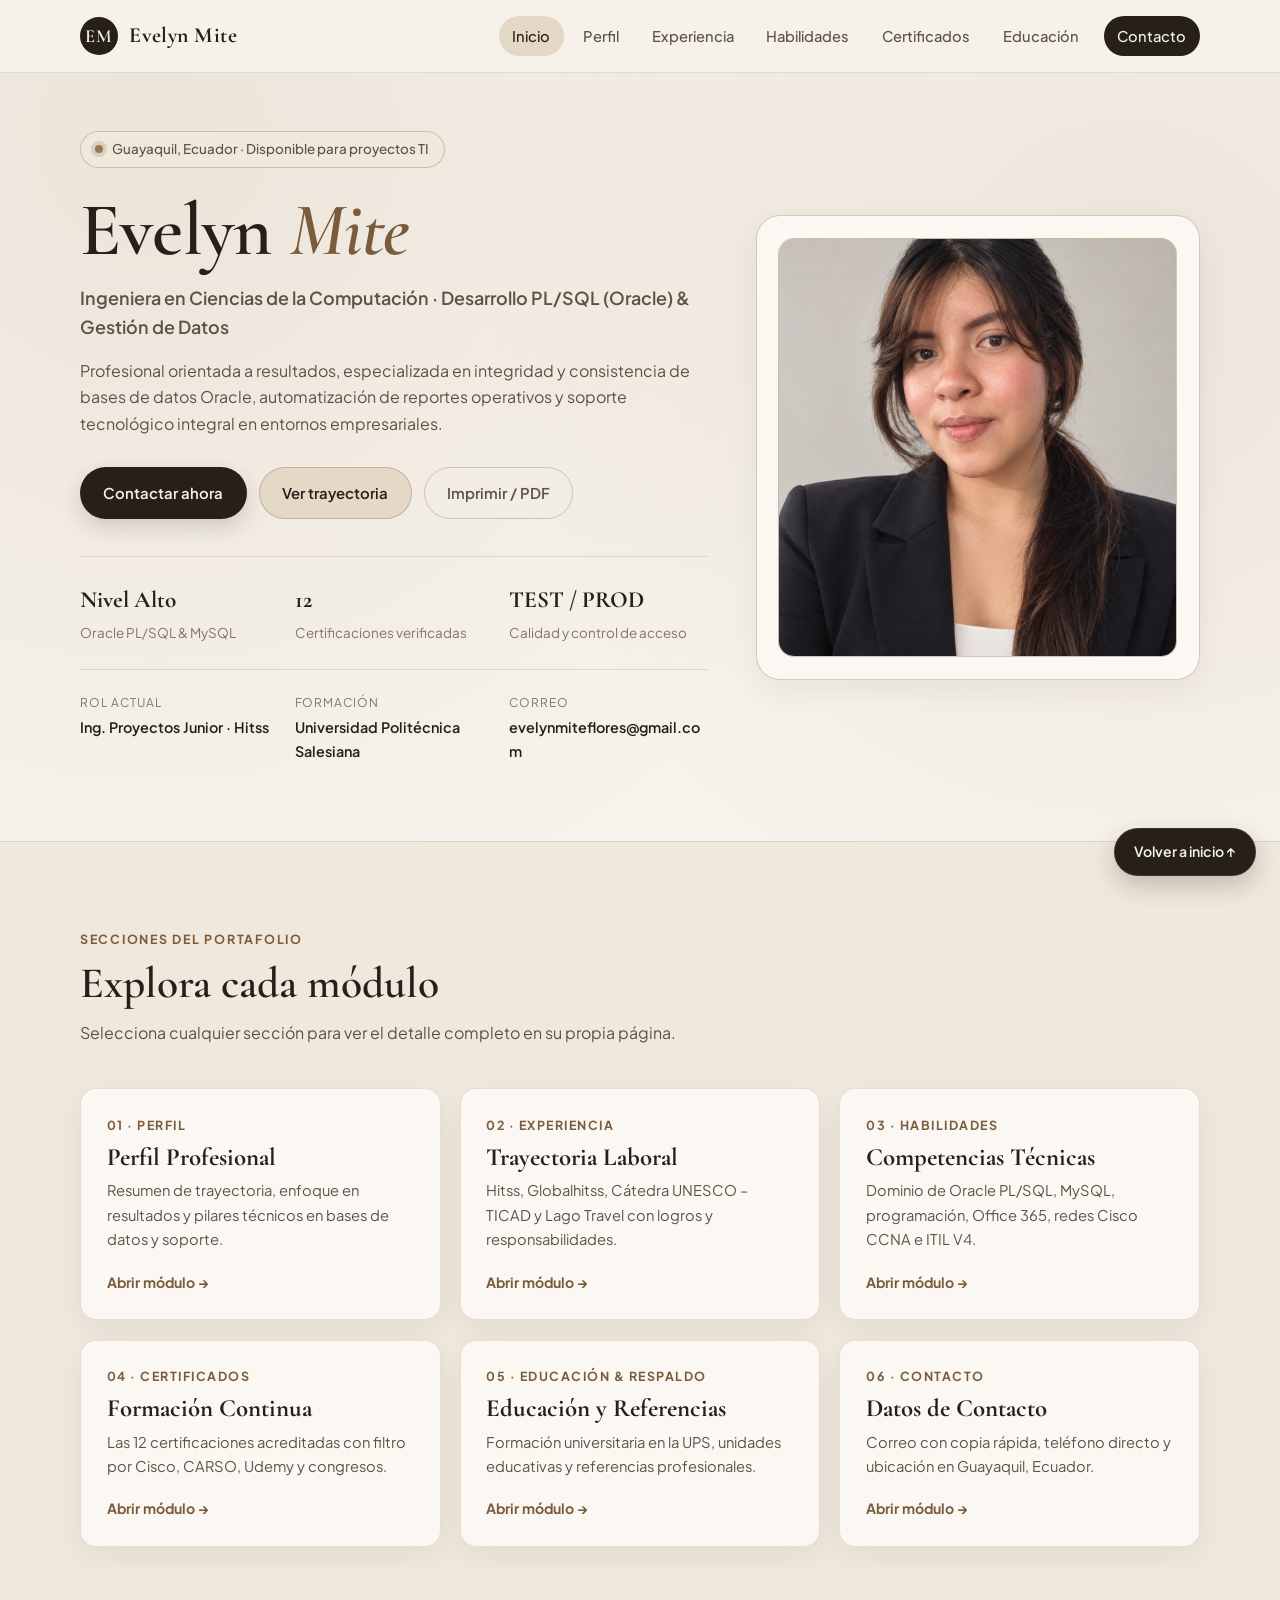
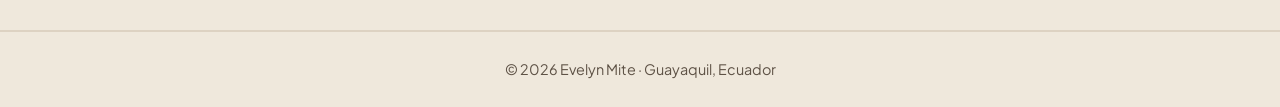
<file: MI_CV/index.html>
<!DOCTYPE html>
<html lang="es">

<head>
  <meta charset="UTF-8">
  <meta name="viewport" content="width=device-width, initial-scale=1.0">
  <title>Evelyn Mite | Portafolio Profesional — Inicio</title>
  <meta name="description"
    content="Portafolio profesional de Evelyn Mite, Ingeniera en Ciencias de la Computación especializada en desarrollo de consultas PL/SQL (Oracle), bases de datos y soporte TI.">
  <link rel="preconnect" href="https://fonts.googleapis.com">
  <link rel="preconnect" href="https://fonts.gstatic.com" crossorigin>
  <link
    href="https://fonts.googleapis.com/css2?family=Cormorant+Garamond:ital,wght@0,500;0,600;0,700;1,500&family=Plus+Jakarta+Sans:wght@400;500;600;700&display=swap"
    rel="stylesheet">
  <link rel="stylesheet" href="css/styles.css">
  <link rel="stylesheet" href="css/inicio.css">
</head>

<body id="top">
  <a class="skip-link" href="#inicio">Ir al contenido principal</a>

  <!-- Barra de navegación -->
  <header class="site-header">
    <div class="container nav-inner">
      <a href="index.html" class="brand" aria-label="Evelyn Mite Inicio">
        <span class="brand-mark">EM</span>
        <span class="brand-text">Evelyn Mite</span>
      </a>

      <button class="nav-toggle" id="navToggle" aria-expanded="false" aria-controls="navMenu"
        aria-label="Abrir menú de navegación">
        <span></span>
        <span></span>
        <span></span>
      </button>

      <nav class="nav-menu" id="navMenu" aria-label="Navegación principal">
        <a href="index.html" class="nav-link active">Inicio</a>
        <a href="html/perfil.html" class="nav-link">Perfil</a>
        <a href="html/experiencia.html" class="nav-link">Experiencia</a>
        <a href="html/habilidades.html" class="nav-link">Habilidades</a>
        <a href="html/certificados.html" class="nav-link">Certificados</a>
        <a href="html/educacion.html" class="nav-link">Educación</a>
        <a href="html/contacto.html" class="nav-link nav-cta">Contacto</a>
      </nav>
    </div>
  </header>

  <main id="inicio">
    <!-- Hero -->
    <section class="hero section">
      <div class="container hero-grid">
        <div class="hero-content reveal">
          <div class="pill-badge">
            <span class="status-dot" aria-hidden="true"></span>
            Guayaquil, Ecuador · Disponible para proyectos TI
          </div>
          <h1 class="hero-title">
            Evelyn <span>Mite</span>
          </h1>
          <p class="hero-subtitle">
            Ingeniera en Ciencias de la Computación · Desarrollo PL/SQL (Oracle) &amp; Gestión de Datos
          </p>
          <p class="hero-lead">
            Profesional orientada a resultados, especializada en integridad y consistencia de bases de datos Oracle,
            automatización de reportes operativos y soporte tecnológico integral en entornos empresariales.
          </p>

          <div class="hero-actions">
            <a href="html/contacto.html" class="btn btn-primary">Contactar ahora</a>
            <a href="html/experiencia.html" class="btn btn-secondary">Ver trayectoria</a>
            <button type="button" class="btn btn-ghost" id="printBtn" title="Imprimir o guardar como PDF">
              Imprimir / PDF
            </button>
          </div>

          <div class="hero-highlights">
            <div class="highlight-item">
              <strong>Nivel Alto</strong>
              <span>Oracle PL/SQL &amp; MySQL</span>
            </div>
            <div class="highlight-item">
              <strong>12</strong>
              <span>Certificaciones verificadas</span>
            </div>
            <div class="highlight-item">
              <strong>TEST / PROD</strong>
              <span>Calidad y control de acceso</span>
            </div>
          </div>

          <div class="portrait-meta" aria-label="Datos rápidos">
            <div class="meta-row">
              <span class="meta-label">Rol actual</span>
              <span class="meta-value">Ing. Proyectos Junior · Hitss</span>
            </div>
            <div class="meta-row">
              <span class="meta-label">Formación</span>
              <span class="meta-value">Universidad Politécnica Salesiana</span>
            </div>
            <div class="meta-row">
              <span class="meta-label">Correo</span>
              <a href="mailto:evelynmiteflores@gmail.com" class="meta-link">evelynmiteflores@gmail.com</a>
            </div>
          </div>
        </div>

        <aside class="hero-visual reveal" aria-label="Tarjeta de presentación">
          <div class="portrait-card">
            <div class="portrait-frame">
              <img src="img/Foto _CV.png" alt="Fotografía profesional de Evelyn Mite" class="portrait-img"
                onerror="this.style.display='none'; this.nextElementSibling.style.display='flex';">
              <div class="portrait-fallback" aria-hidden="true">
                <span class="monogram">EM</span>
                <span class="monogram-sub">Ing. Ciencias de la Computación</span>
              </div>
            </div>
          </div>
        </aside>
      </div>
    </section>

    <!-- Índice de módulos -->
    <section class="section section-alt">
      <div class="container">
        <div class="section-header reveal">
          <span class="eyebrow">Secciones del Portafolio</span>
          <h2>Explora cada módulo</h2>
          <p class="section-desc">Selecciona cualquier sección para ver el detalle completo en su propia página.</p>
        </div>

        <div class="modules-grid">
          <a href="html/perfil.html" class="module-card card reveal">
            <span class="module-num">01 · Perfil</span>
            <h3>Perfil Profesional</h3>
            <p>Resumen de trayectoria, enfoque en resultados y pilares técnicos en bases de datos y soporte.</p>
            <span class="module-go">Abrir módulo →</span>
          </a>

          <a href="html/experiencia.html" class="module-card card reveal">
            <span class="module-num">02 · Experiencia</span>
            <h3>Trayectoria Laboral</h3>
            <p>Hitss, Globalhitss, Cátedra UNESCO – TICAD y Lago Travel con logros y responsabilidades.</p>
            <span class="module-go">Abrir módulo →</span>
          </a>

          <a href="html/habilidades.html" class="module-card card reveal">
            <span class="module-num">03 · Habilidades</span>
            <h3>Competencias Técnicas</h3>
            <p>Dominio de Oracle PL/SQL, MySQL, programación, Office 365, redes Cisco CCNA e ITIL V4.</p>
            <span class="module-go">Abrir módulo →</span>
          </a>

          <a href="html/certificados.html" class="module-card card reveal">
            <span class="module-num">04 · Certificados</span>
            <h3>Formación Continua</h3>
            <p>Las 12 certificaciones acreditadas con filtro por Cisco, CARSO, Udemy y congresos.</p>
            <span class="module-go">Abrir módulo →</span>
          </a>

          <a href="html/educacion.html" class="module-card card reveal">
            <span class="module-num">05 · Educación &amp; Respaldo</span>
            <h3>Educación y Referencias</h3>
            <p>Formación universitaria en la UPS, unidades educativas y referencias profesionales.</p>
            <span class="module-go">Abrir módulo →</span>
          </a>

          <a href="html/contacto.html" class="module-card card reveal">
            <span class="module-num">06 · Contacto</span>
            <h3>Datos de Contacto</h3>
            <p>Correo con copia rápida, teléfono directo y ubicación en Guayaquil, Ecuador.</p>
            <span class="module-go">Abrir módulo →</span>
          </a>
        </div>
      </div>
    </section>
  </main>

  <footer class="site-footer">
    <div class="container footer-inner">
      <p>© <span id="yearNow"></span> Evelyn Mite · Guayaquil, Ecuador</p>
    </div>
  </footer>

  <a href="#top" class="back-top-floating" id="backToTopBtn" aria-label="Volver a inicio">Volver a inicio ↑</a>

  <script src="js/script.js"></script>
</body>

</html>
</file>
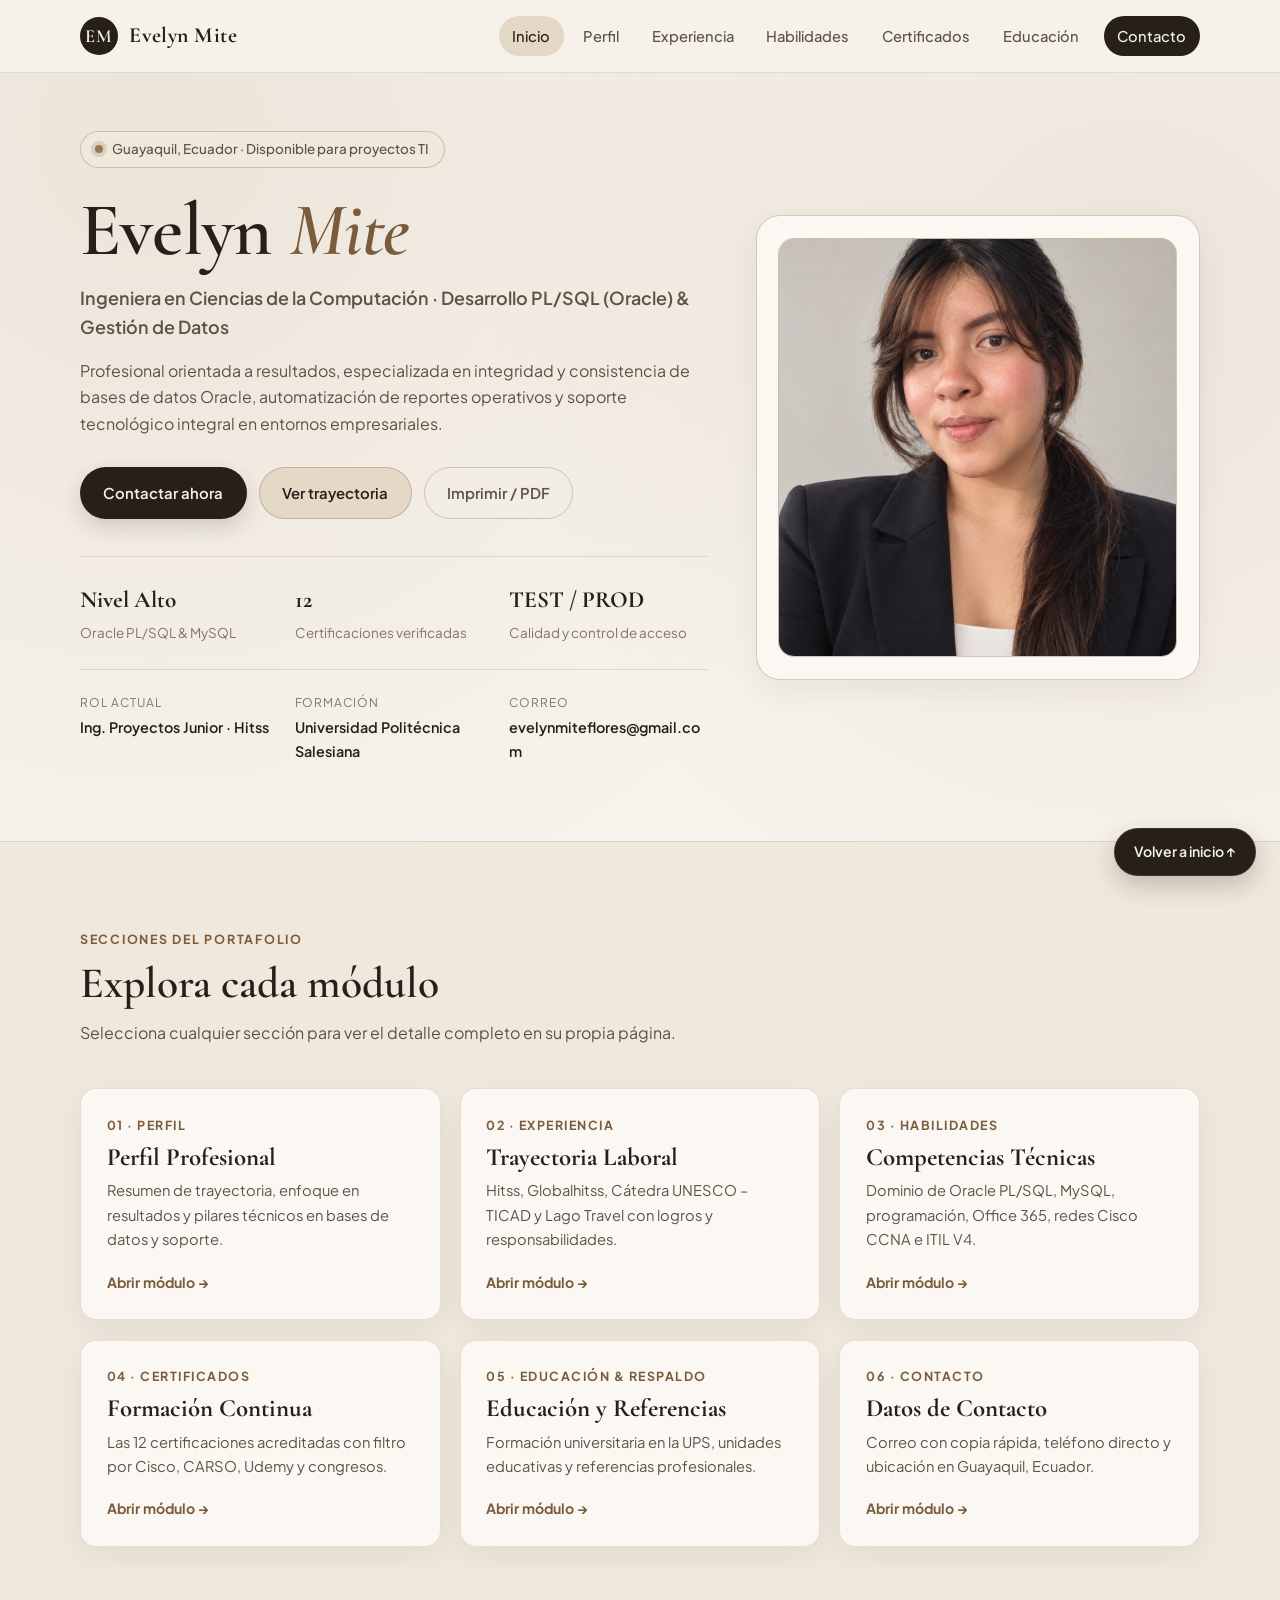
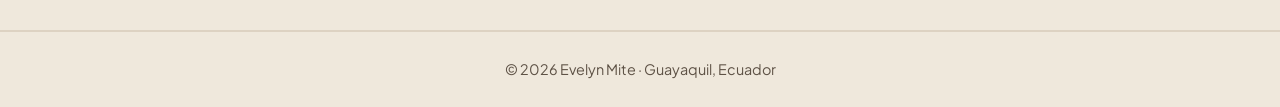
<file: MI_CV/html/index.html>
<!DOCTYPE html>
<html lang="es">

<head>
  <meta charset="UTF-8">
  <meta name="viewport" content="width=device-width, initial-scale=1.0">
  <title>Evelyn Mite | Portafolio Profesional — Inicio</title>
  <meta name="description"
    content="Portafolio profesional de Evelyn Mite, Ingeniera en Ciencias de la Computación especializada en desarrollo de consultas PL/SQL (Oracle), bases de datos y soporte TI.">
  <link rel="preconnect" href="https://fonts.googleapis.com">
  <link rel="preconnect" href="https://fonts.gstatic.com" crossorigin>
  <link
    href="https://fonts.googleapis.com/css2?family=Cormorant+Garamond:ital,wght@0,500;0,600;0,700;1,500&family=Plus+Jakarta+Sans:wght@400;500;600;700&display=swap"
    rel="stylesheet">
  <link rel="stylesheet" href="../css/styles.css">
  <link rel="stylesheet" href="../css/inicio.css">
</head>

<body id="top">
  <a class="skip-link" href="#inicio">Ir al contenido principal</a>

  <!-- Barra de navegación -->
  <header class="site-header">
    <div class="container nav-inner">
      <a href="index.html" class="brand" aria-label="Evelyn Mite Inicio">
        <span class="brand-mark">EM</span>
        <span class="brand-text">Evelyn Mite</span>
      </a>

      <button class="nav-toggle" id="navToggle" aria-expanded="false" aria-controls="navMenu"
        aria-label="Abrir menú de navegación">
        <span></span>
        <span></span>
        <span></span>
      </button>

      <nav class="nav-menu" id="navMenu" aria-label="Navegación principal">
        <a href="index.html" class="nav-link active">Inicio</a>
        <a href="perfil.html" class="nav-link">Perfil</a>
        <a href="experiencia.html" class="nav-link">Experiencia</a>
        <a href="habilidades.html" class="nav-link">Habilidades</a>
        <a href="certificados.html" class="nav-link">Certificados</a>
        <a href="educacion.html" class="nav-link">Educación</a>
        <a href="contacto.html" class="nav-link nav-cta">Contacto</a>
      </nav>
    </div>
  </header>

  <main id="inicio">
    <!-- Hero -->
    <section class="hero section">
      <div class="container hero-grid">
        <div class="hero-content reveal">
          <div class="pill-badge">
            <span class="status-dot" aria-hidden="true"></span>
            Guayaquil, Ecuador · Disponible para proyectos TI
          </div>
          <h1 class="hero-title">
            Evelyn <span>Mite</span>
          </h1>
          <p class="hero-subtitle">
            Ingeniera en Ciencias de la Computación · Desarrollo PL/SQL (Oracle) &amp; Gestión de Datos
          </p>
          <p class="hero-lead">
            Profesional orientada a resultados, especializada en integridad y consistencia de bases de datos Oracle,
            automatización de reportes operativos y soporte tecnológico integral en entornos empresariales.
          </p>

          <div class="hero-actions">
            <a href="contacto.html" class="btn btn-primary">Contactar ahora</a>
            <a href="experiencia.html" class="btn btn-secondary">Ver trayectoria</a>
            <button type="button" class="btn btn-ghost" id="printBtn" title="Imprimir o guardar como PDF">
              Imprimir / PDF
            </button>
          </div>

          <div class="hero-highlights">
            <div class="highlight-item">
              <strong>Nivel Alto</strong>
              <span>Oracle PL/SQL &amp; MySQL</span>
            </div>
            <div class="highlight-item">
              <strong>12</strong>
              <span>Certificaciones verificadas</span>
            </div>
            <div class="highlight-item">
              <strong>TEST / PROD</strong>
              <span>Calidad y control de acceso</span>
            </div>
          </div>

          <div class="portrait-meta" aria-label="Datos rápidos">
            <div class="meta-row">
              <span class="meta-label">Rol actual</span>
              <span class="meta-value">Ing. Proyectos Junior · Hitss</span>
            </div>
            <div class="meta-row">
              <span class="meta-label">Formación</span>
              <span class="meta-value">Universidad Politécnica Salesiana</span>
            </div>
            <div class="meta-row">
              <span class="meta-label">Correo</span>
              <a href="mailto:evelynmiteflores@gmail.com" class="meta-link">evelynmiteflores@gmail.com</a>
            </div>
          </div>
        </div>

        <aside class="hero-visual reveal" aria-label="Tarjeta de presentación">
          <div class="portrait-card">
            <div class="portrait-frame">
              <img src="../img/Foto _CV.png" alt="Fotografía profesional de Evelyn Mite" class="portrait-img"
                onerror="this.style.display='none'; this.nextElementSibling.style.display='flex';">
              <div class="portrait-fallback" aria-hidden="true">
                <span class="monogram">EM</span>
                <span class="monogram-sub">Ing. Ciencias de la Computación</span>
              </div>
            </div>
          </div>
        </aside>
      </div>
    </section>

    <!-- Índice de módulos -->
    <section class="section section-alt">
      <div class="container">
        <div class="section-header reveal">
          <span class="eyebrow">Secciones del Portafolio</span>
          <h2>Explora cada módulo</h2>
          <p class="section-desc">Selecciona cualquier sección para ver el detalle completo en su propia página.</p>
        </div>

        <div class="modules-grid">
          <a href="perfil.html" class="module-card card reveal">
            <span class="module-num">01 · Perfil</span>
            <h3>Perfil Profesional</h3>
            <p>Resumen de trayectoria, enfoque en resultados y pilares técnicos en bases de datos y soporte.</p>
            <span class="module-go">Abrir módulo →</span>
          </a>

          <a href="experiencia.html" class="module-card card reveal">
            <span class="module-num">02 · Experiencia</span>
            <h3>Trayectoria Laboral</h3>
            <p>Hitss, Globalhitss, Cátedra UNESCO – TICAD y Lago Travel con logros y responsabilidades.</p>
            <span class="module-go">Abrir módulo →</span>
          </a>

          <a href="habilidades.html" class="module-card card reveal">
            <span class="module-num">03 · Habilidades</span>
            <h3>Competencias Técnicas</h3>
            <p>Dominio de Oracle PL/SQL, MySQL, programación, Office 365, redes Cisco CCNA e ITIL V4.</p>
            <span class="module-go">Abrir módulo →</span>
          </a>

          <a href="certificados.html" class="module-card card reveal">
            <span class="module-num">04 · Certificados</span>
            <h3>Formación Continua</h3>
            <p>Las 12 certificaciones acreditadas con filtro por Cisco, CARSO, Udemy y congresos.</p>
            <span class="module-go">Abrir módulo →</span>
          </a>

          <a href="educacion.html" class="module-card card reveal">
            <span class="module-num">05 · Educación &amp; Respaldo</span>
            <h3>Educación y Referencias</h3>
            <p>Formación universitaria en la UPS, unidades educativas y referencias profesionales.</p>
            <span class="module-go">Abrir módulo →</span>
          </a>

          <a href="contacto.html" class="module-card card reveal">
            <span class="module-num">06 · Contacto</span>
            <h3>Datos de Contacto</h3>
            <p>Correo con copia rápida, teléfono directo y ubicación en Guayaquil, Ecuador.</p>
            <span class="module-go">Abrir módulo →</span>
          </a>
        </div>
      </div>
    </section>
  </main>

  <footer class="site-footer">
    <div class="container footer-inner">
      <p>© <span id="yearNow"></span> Evelyn Mite · Guayaquil, Ecuador</p>
    </div>
  </footer>

  <a href="#top" class="back-top-floating" id="backToTopBtn" aria-label="Volver a inicio">Volver a inicio ↑</a>

  <script src="../js/script.js"></script>
</body>

</html>
</file>
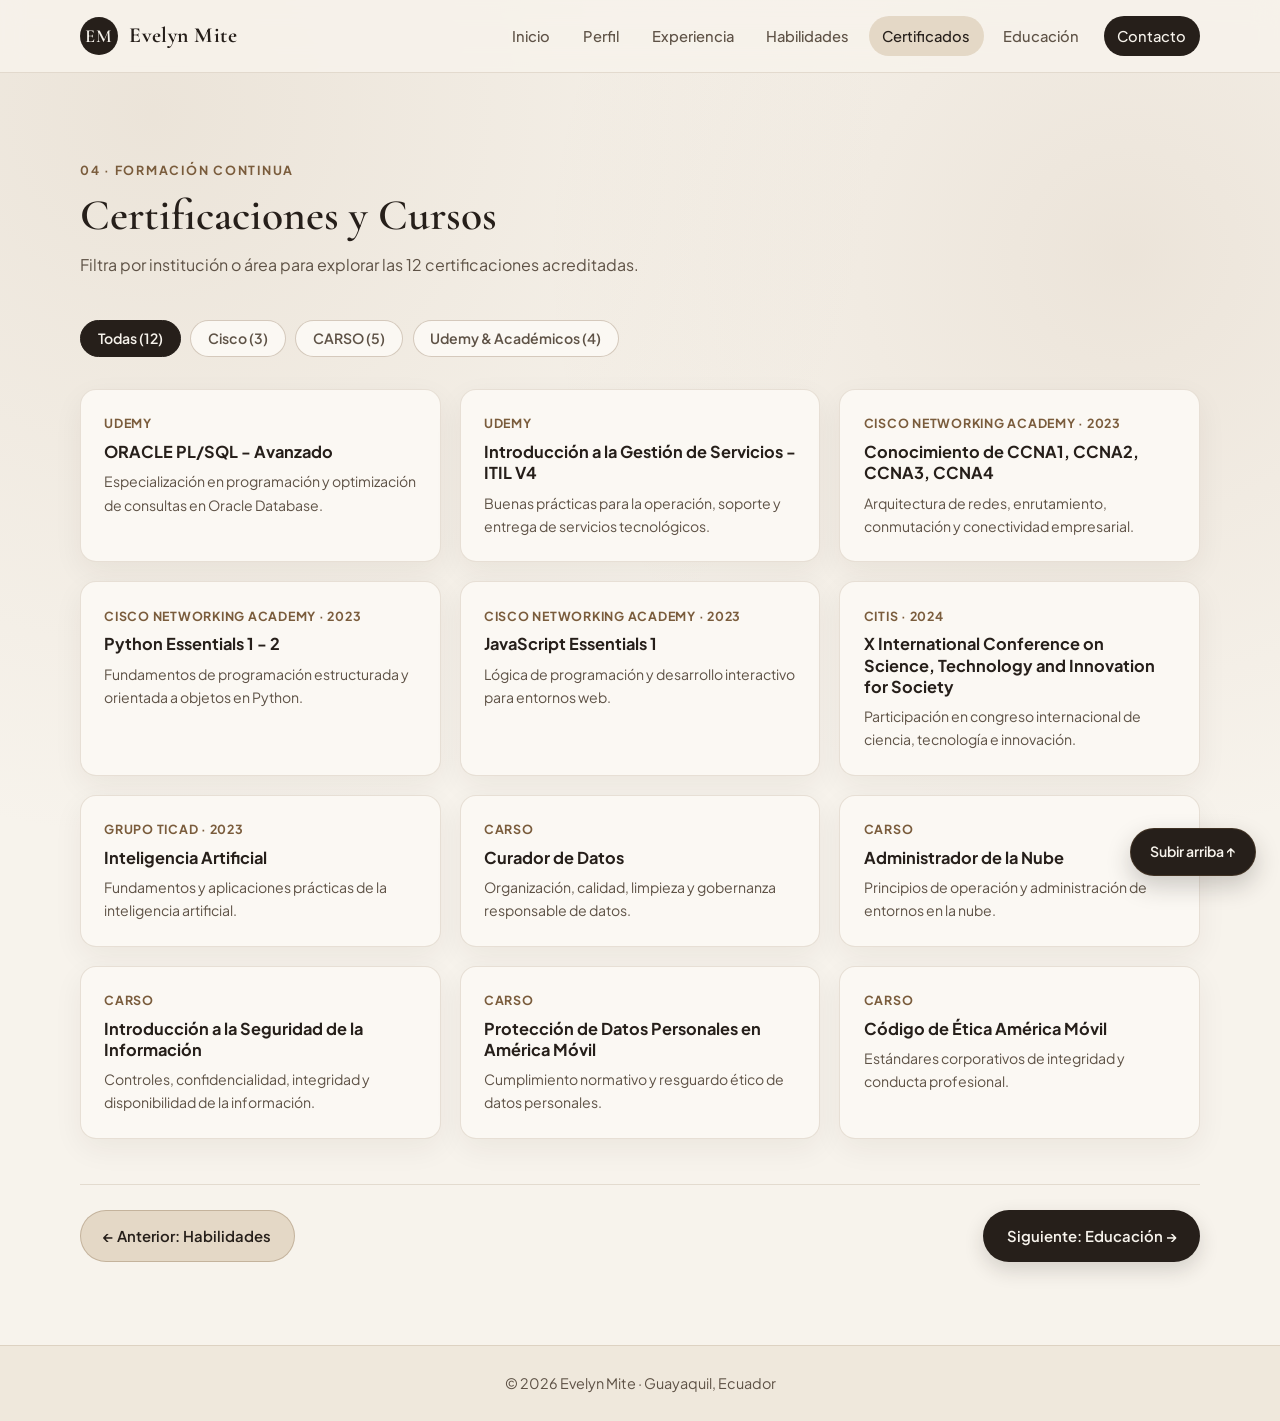
<file: MI_CV/certificados.html>
<!DOCTYPE html>
<html lang="es">

<head>
  <meta charset="UTF-8">
  <meta name="viewport" content="width=device-width, initial-scale=1.0">
  <title>Certificaciones | Evelyn Mite</title>
  <meta name="description" content="Las 12 certificaciones de Evelyn Mite en Cisco, CARSO, Udemy, CITIS y TICAD.">
  <link rel="preconnect" href="https://fonts.googleapis.com">
  <link rel="preconnect" href="https://fonts.gstatic.com" crossorigin>
  <link
    href="https://fonts.googleapis.com/css2?family=Cormorant+Garamond:ital,wght@0,500;0,600;0,700;1,500&family=Plus+Jakarta+Sans:wght@400;500;600;700&display=swap"
    rel="stylesheet">
  <link rel="stylesheet" href="styles.css">
  <link rel="stylesheet" href="certificados.css">
</head>

<body id="top">
  <a class="skip-link" href="#certificados">Ir al contenido principal</a>

  <header class="site-header">
    <div class="container nav-inner">
      <a href="Hoja.html" class="brand" aria-label="Evelyn Mite Inicio">
        <span class="brand-mark">EM</span>
        <span class="brand-text">Evelyn Mite</span>
      </a>

      <button class="nav-toggle" id="navToggle" aria-expanded="false" aria-controls="navMenu"
        aria-label="Abrir menú de navegación">
        <span></span>
        <span></span>
        <span></span>
      </button>

      <nav class="nav-menu" id="navMenu" aria-label="Navegación principal">
        <a href="Hoja.html" class="nav-link">Inicio</a>
        <a href="perfil.html" class="nav-link">Perfil</a>
        <a href="experiencia.html" class="nav-link">Experiencia</a>
        <a href="habilidades.html" class="nav-link">Habilidades</a>
        <a href="certificados.html" class="nav-link active">Certificados</a>
        <a href="educacion.html" class="nav-link">Educación</a>
        <a href="contacto.html" class="nav-link nav-cta">Contacto</a>
      </nav>
    </div>
  </header>

  <main>
    <section class="section" id="certificados">
      <div class="container">
        <div class="section-header reveal">
          <span class="eyebrow">04 · Formación Continua</span>
          <h2>Certificaciones y Cursos</h2>
          <p class="section-desc">Filtra por institución o área para explorar las 12 certificaciones acreditadas.</p>
        </div>

        <div class="filter-bar reveal" role="tablist" aria-label="Filtrar certificaciones">
          <button type="button" class="filter-btn active" data-filter="all">Todas (12)</button>
          <button type="button" class="filter-btn" data-filter="cisco">Cisco (3)</button>
          <button type="button" class="filter-btn" data-filter="carso">CARSO (5)</button>
          <button type="button" class="filter-btn" data-filter="especial">Udemy &amp; Académicos (4)</button>
        </div>

        <div class="cert-grid" id="certGrid">
          <article class="cert-card card reveal" data-category="especial">
            <span class="cert-issuer">Udemy</span>
            <h3>ORACLE PL/SQL - Avanzado</h3>
            <p>Especialización en programación y optimización de consultas en Oracle Database.</p>
          </article>

          <article class="cert-card card reveal" data-category="especial">
            <span class="cert-issuer">Udemy</span>
            <h3>Introducción a la Gestión de Servicios - ITIL V4</h3>
            <p>Buenas prácticas para la operación, soporte y entrega de servicios tecnológicos.</p>
          </article>

          <article class="cert-card card reveal" data-category="cisco">
            <span class="cert-issuer">Cisco Networking Academy · 2023</span>
            <h3>Conocimiento de CCNA1, CCNA2, CCNA3, CCNA4</h3>
            <p>Arquitectura de redes, enrutamiento, conmutación y conectividad empresarial.</p>
          </article>

          <article class="cert-card card reveal" data-category="cisco">
            <span class="cert-issuer">Cisco Networking Academy · 2023</span>
            <h3>Python Essentials 1 - 2</h3>
            <p>Fundamentos de programación estructurada y orientada a objetos en Python.</p>
          </article>

          <article class="cert-card card reveal" data-category="cisco">
            <span class="cert-issuer">Cisco Networking Academy · 2023</span>
            <h3>JavaScript Essentials 1</h3>
            <p>Lógica de programación y desarrollo interactivo para entornos web.</p>
          </article>

          <article class="cert-card card reveal" data-category="especial">
            <span class="cert-issuer">CITIS · 2024</span>
            <h3>X International Conference on Science, Technology and Innovation for Society</h3>
            <p>Participación en congreso internacional de ciencia, tecnología e innovación.</p>
          </article>

          <article class="cert-card card reveal" data-category="especial">
            <span class="cert-issuer">Grupo TICAD · 2023</span>
            <h3>Inteligencia Artificial</h3>
            <p>Fundamentos y aplicaciones prácticas de la inteligencia artificial.</p>
          </article>

          <article class="cert-card card reveal" data-category="carso">
            <span class="cert-issuer">CARSO</span>
            <h3>Curador de Datos</h3>
            <p>Organización, calidad, limpieza y gobernanza responsable de datos.</p>
          </article>

          <article class="cert-card card reveal" data-category="carso">
            <span class="cert-issuer">CARSO</span>
            <h3>Administrador de la Nube</h3>
            <p>Principios de operación y administración de entornos en la nube.</p>
          </article>

          <article class="cert-card card reveal" data-category="carso">
            <span class="cert-issuer">CARSO</span>
            <h3>Introducción a la Seguridad de la Información</h3>
            <p>Controles, confidencialidad, integridad y disponibilidad de la información.</p>
          </article>

          <article class="cert-card card reveal" data-category="carso">
            <span class="cert-issuer">CARSO</span>
            <h3>Protección de Datos Personales en América Móvil</h3>
            <p>Cumplimiento normativo y resguardo ético de datos personales.</p>
          </article>

          <article class="cert-card card reveal" data-category="carso">
            <span class="cert-issuer">CARSO</span>
            <h3>Código de Ética América Móvil</h3>
            <p>Estándares corporativos de integridad y conducta profesional.</p>
          </article>
        </div>

        <nav class="page-pager reveal" aria-label="Navegación entre módulos">
          <a href="habilidades.html" class="btn btn-secondary">← Anterior: Habilidades</a>
          <a href="educacion.html" class="btn btn-primary">Siguiente: Educación →</a>
        </nav>
      </div>
    </section>
  </main>

  <footer class="site-footer">
    <div class="container footer-inner">
      <p>© <span id="yearNow"></span> Evelyn Mite · Guayaquil, Ecuador</p>
    </div>
  </footer>

  <a href="#top" class="back-top-floating" id="backToTopBtn" aria-label="Subir arriba">Subir arriba ↑</a>

  <script src="script.js"></script>
</body>

</html>
</file>
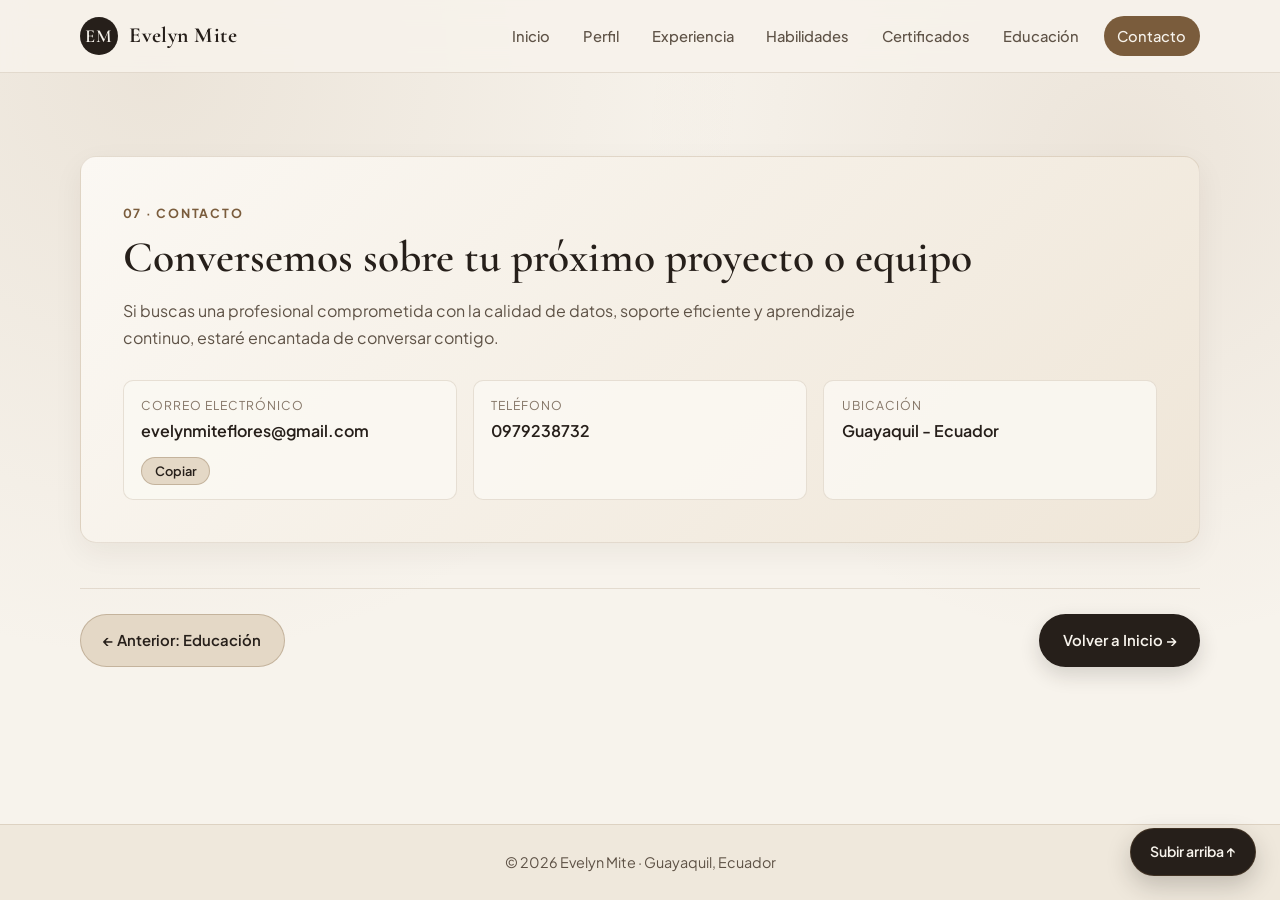
<file: MI_CV/contacto.html>
<!DOCTYPE html>
<html lang="es">

<head>
  <meta charset="UTF-8">
  <meta name="viewport" content="width=device-width, initial-scale=1.0">
  <title>Contacto | Evelyn Mite</title>
  <meta name="description" content="Información de contacto de Evelyn Mite en Guayaquil, Ecuador.">
  <link rel="preconnect" href="https://fonts.googleapis.com">
  <link rel="preconnect" href="https://fonts.gstatic.com" crossorigin>
  <link
    href="https://fonts.googleapis.com/css2?family=Cormorant+Garamond:ital,wght@0,500;0,600;0,700;1,500&family=Plus+Jakarta+Sans:wght@400;500;600;700&display=swap"
    rel="stylesheet">
  <link rel="stylesheet" href="styles.css">
  <link rel="stylesheet" href="contacto.css">
</head>

<body id="top">
  <a class="skip-link" href="#contacto">Ir al contenido principal</a>

  <header class="site-header">
    <div class="container nav-inner">
      <a href="Hoja.html" class="brand" aria-label="Evelyn Mite Inicio">
        <span class="brand-mark">EM</span>
        <span class="brand-text">Evelyn Mite</span>
      </a>

      <button class="nav-toggle" id="navToggle" aria-expanded="false" aria-controls="navMenu"
        aria-label="Abrir menú de navegación">
        <span></span>
        <span></span>
        <span></span>
      </button>

      <nav class="nav-menu" id="navMenu" aria-label="Navegación principal">
        <a href="Hoja.html" class="nav-link">Inicio</a>
        <a href="perfil.html" class="nav-link">Perfil</a>
        <a href="experiencia.html" class="nav-link">Experiencia</a>
        <a href="habilidades.html" class="nav-link">Habilidades</a>
        <a href="certificados.html" class="nav-link">Certificados</a>
        <a href="educacion.html" class="nav-link">Educación</a>
        <a href="contacto.html" class="nav-link nav-cta active">Contacto</a>
      </nav>
    </div>
  </header>

  <main>
    <section class="section" id="contacto">
      <div class="container">
        <div class="contact-wrapper card reveal">
          <div class="contact-info">
            <span class="eyebrow">07 · Contacto</span>
            <h2>Conversemos sobre tu próximo proyecto o equipo</h2>
            <p>
              Si buscas una profesional comprometida con la calidad de datos, soporte eficiente y aprendizaje continuo,
              estaré encantada de conversar contigo.
            </p>

            <div class="contact-details">
              <div class="contact-row">
                <span class="contact-label">Correo electrónico</span>
                <div class="copy-group">
                  <a href="mailto:evelynmiteflores@gmail.com" class="contact-value">evelynmiteflores@gmail.com</a>
                  <button type="button" class="copy-btn" id="copyEmailBtn" data-copy="evelynmiteflores@gmail.com">
                    Copiar
                  </button>
                </div>
              </div>

              <div class="contact-row">
                <span class="contact-label">Teléfono</span>
                <a href="tel:+593979238732" class="contact-value">0979238732</a>
              </div>

              <div class="contact-row">
                <span class="contact-label">Ubicación</span>
                <span class="contact-value">Guayaquil - Ecuador</span>
              </div>
            </div>
          </div>
        </div>

        <nav class="page-pager reveal" aria-label="Navegación entre módulos">
          <a href="educacion.html" class="btn btn-secondary">← Anterior: Educación</a>
          <a href="Hoja.html" class="btn btn-primary">Volver a Inicio →</a>
        </nav>
      </div>
    </section>
  </main>

  <footer class="site-footer">
    <div class="container footer-inner">
      <p>© <span id="yearNow"></span> Evelyn Mite · Guayaquil, Ecuador</p>
    </div>
  </footer>

  <a href="#top" class="back-top-floating" id="backToTopBtn" aria-label="Subir arriba">Subir arriba ↑</a>

  <script src="script.js"></script>
</body>

</html>
</file>
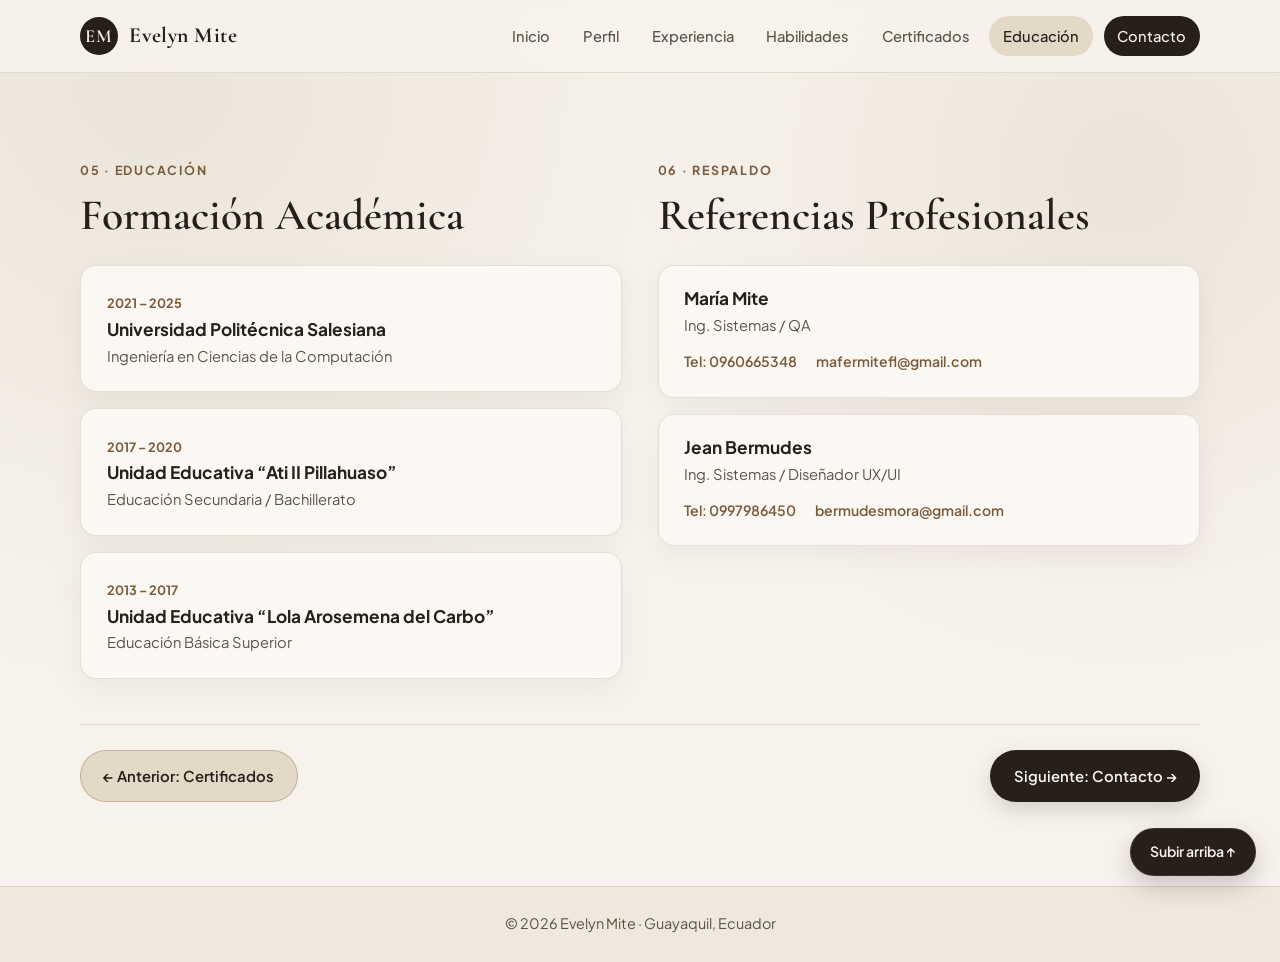
<file: MI_CV/educacion.html>
<!DOCTYPE html>
<html lang="es">

<head>
  <meta charset="UTF-8">
  <meta name="viewport" content="width=device-width, initial-scale=1.0">
  <title>Educación y Referencias | Evelyn Mite</title>
  <meta name="description" content="Formación académica y referencias profesionales de Evelyn Mite.">
  <link rel="preconnect" href="https://fonts.googleapis.com">
  <link rel="preconnect" href="https://fonts.gstatic.com" crossorigin>
  <link
    href="https://fonts.googleapis.com/css2?family=Cormorant+Garamond:ital,wght@0,500;0,600;0,700;1,500&family=Plus+Jakarta+Sans:wght@400;500;600;700&display=swap"
    rel="stylesheet">
  <link rel="stylesheet" href="styles.css">
  <link rel="stylesheet" href="educacion.css">
</head>

<body id="top">
  <a class="skip-link" href="#educacion">Ir al contenido principal</a>

  <header class="site-header">
    <div class="container nav-inner">
      <a href="Hoja.html" class="brand" aria-label="Evelyn Mite Inicio">
        <span class="brand-mark">EM</span>
        <span class="brand-text">Evelyn Mite</span>
      </a>

      <button class="nav-toggle" id="navToggle" aria-expanded="false" aria-controls="navMenu"
        aria-label="Abrir menú de navegación">
        <span></span>
        <span></span>
        <span></span>
      </button>

      <nav class="nav-menu" id="navMenu" aria-label="Navegación principal">
        <a href="Hoja.html" class="nav-link">Inicio</a>
        <a href="perfil.html" class="nav-link">Perfil</a>
        <a href="experiencia.html" class="nav-link">Experiencia</a>
        <a href="habilidades.html" class="nav-link">Habilidades</a>
        <a href="certificados.html" class="nav-link">Certificados</a>
        <a href="educacion.html" class="nav-link active">Educación</a>
        <a href="contacto.html" class="nav-link nav-cta">Contacto</a>
      </nav>
    </div>
  </header>

  <main>
    <section class="section" id="educacion">
      <div class="container">
        <div class="two-col-layout">
          <div class="reveal">
            <div class="section-header compact">
              <span class="eyebrow">05 · Educación</span>
              <h2>Formación Académica</h2>
            </div>

            <div class="edu-stack">
              <article class="edu-card card">
                <span class="edu-period">2021 – 2025</span>
                <h3>Universidad Politécnica Salesiana</h3>
                <p>Ingeniería en Ciencias de la Computación</p>
              </article>
              <article class="edu-card card">
                <span class="edu-period">2017 – 2020</span>
                <h3>Unidad Educativa “Ati II Pillahuaso”</h3>
                <p>Educación Secundaria / Bachillerato</p>
              </article>
              <article class="edu-card card">
                <span class="edu-period">2013 – 2017</span>
                <h3>Unidad Educativa “Lola Arosemena del Carbo”</h3>
                <p>Educación Básica Superior</p>
              </article>
            </div>
          </div>

          <div class="reveal">
            <div class="section-header compact">
              <span class="eyebrow">06 · Respaldo</span>
              <h2>Referencias Profesionales</h2>
            </div>

            <div class="ref-stack">
              <article class="ref-card card">
                <h3>María Mite</h3>
                <p class="ref-role">Ing. Sistemas / QA</p>
                <div class="ref-links">
                  <a href="tel:+593960665348">Tel: 0960665348</a>
                  <a href="mailto:mafermitefl@gmail.com">mafermitefl@gmail.com</a>
                </div>
              </article>

              <article class="ref-card card">
                <h3>Jean Bermudes</h3>
                <p class="ref-role">Ing. Sistemas / Diseñador UX/UI</p>
                <div class="ref-links">
                  <a href="tel:+593997986450">Tel: 0997986450</a>
                  <a href="mailto:bermudesmora@gmail.com">bermudesmora@gmail.com</a>
                </div>
              </article>
            </div>
          </div>
        </div>

        <nav class="page-pager reveal" aria-label="Navegación entre módulos">
          <a href="certificados.html" class="btn btn-secondary">← Anterior: Certificados</a>
          <a href="contacto.html" class="btn btn-primary">Siguiente: Contacto →</a>
        </nav>
      </div>
    </section>
  </main>

  <footer class="site-footer">
    <div class="container footer-inner">
      <p>© <span id="yearNow"></span> Evelyn Mite · Guayaquil, Ecuador</p>
    </div>
  </footer>

  <a href="#top" class="back-top-floating" id="backToTopBtn" aria-label="Subir arriba">Subir arriba ↑</a>

  <script src="script.js"></script>
</body>

</html>
</file>
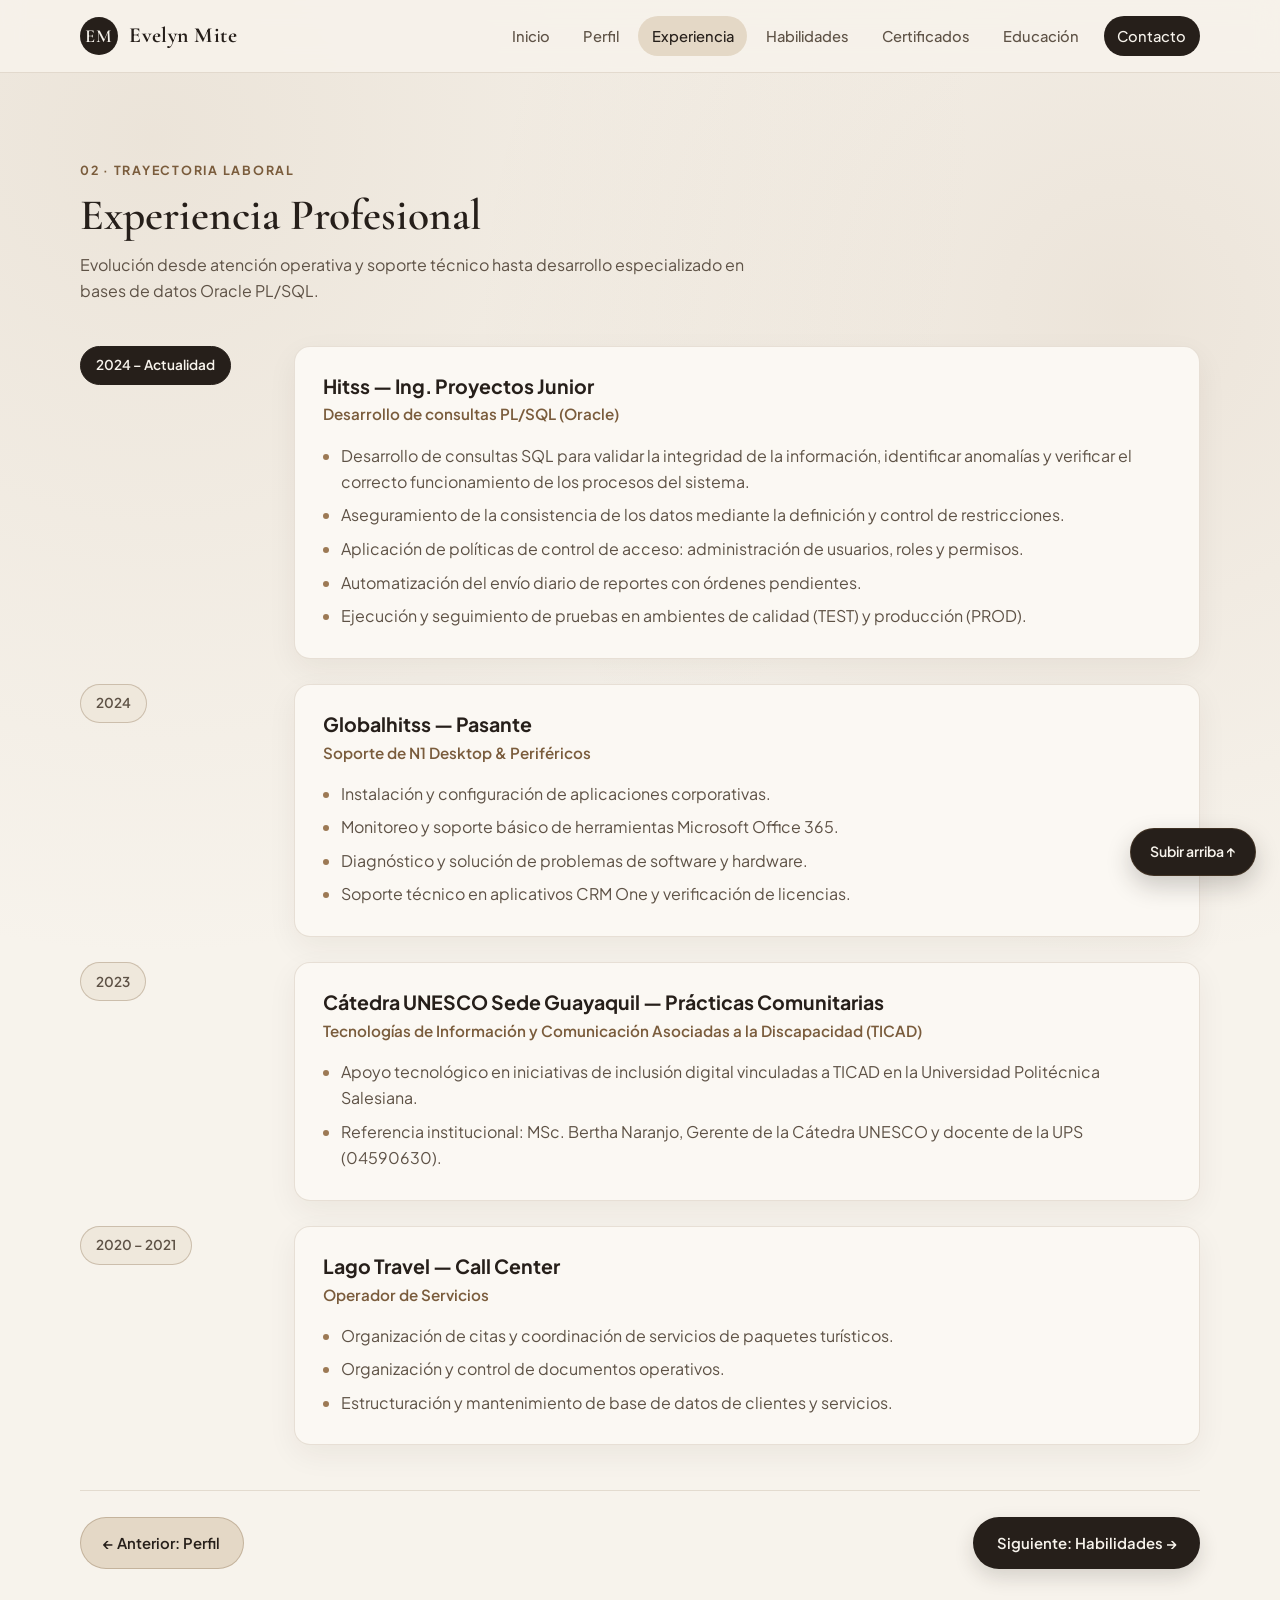
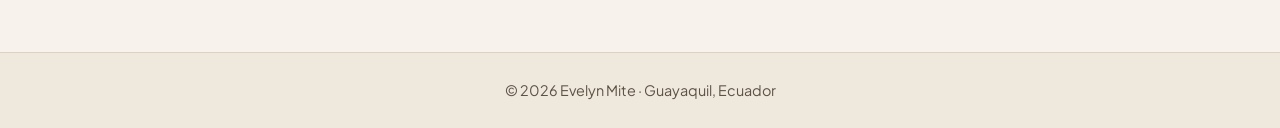
<file: MI_CV/experiencia.html>
<!DOCTYPE html>
<html lang="es">

<head>
  <meta charset="UTF-8">
  <meta name="viewport" content="width=device-width, initial-scale=1.0">
  <title>Experiencia Profesional | Evelyn Mite</title>
  <meta name="description" content="Trayectoria laboral de Evelyn Mite en Hitss, Globalhitss, Cátedra UNESCO y Lago Travel.">
  <link rel="preconnect" href="https://fonts.googleapis.com">
  <link rel="preconnect" href="https://fonts.gstatic.com" crossorigin>
  <link
    href="https://fonts.googleapis.com/css2?family=Cormorant+Garamond:ital,wght@0,500;0,600;0,700;1,500&family=Plus+Jakarta+Sans:wght@400;500;600;700&display=swap"
    rel="stylesheet">
  <link rel="stylesheet" href="styles.css">
  <link rel="stylesheet" href="experiencia.css">
</head>

<body id="top">
  <a class="skip-link" href="#experiencia">Ir al contenido principal</a>

  <header class="site-header">
    <div class="container nav-inner">
      <a href="Hoja.html" class="brand" aria-label="Evelyn Mite Inicio">
        <span class="brand-mark">EM</span>
        <span class="brand-text">Evelyn Mite</span>
      </a>

      <button class="nav-toggle" id="navToggle" aria-expanded="false" aria-controls="navMenu"
        aria-label="Abrir menú de navegación">
        <span></span>
        <span></span>
        <span></span>
      </button>

      <nav class="nav-menu" id="navMenu" aria-label="Navegación principal">
        <a href="Hoja.html" class="nav-link">Inicio</a>
        <a href="perfil.html" class="nav-link">Perfil</a>
        <a href="experiencia.html" class="nav-link active">Experiencia</a>
        <a href="habilidades.html" class="nav-link">Habilidades</a>
        <a href="certificados.html" class="nav-link">Certificados</a>
        <a href="educacion.html" class="nav-link">Educación</a>
        <a href="contacto.html" class="nav-link nav-cta">Contacto</a>
      </nav>
    </div>
  </header>

  <main>
    <section class="section" id="experiencia">
      <div class="container">
        <div class="section-header reveal">
          <span class="eyebrow">02 · Trayectoria Laboral</span>
          <h2>Experiencia Profesional</h2>
          <p class="section-desc">Evolución desde atención operativa y soporte técnico hasta desarrollo especializado en
            bases de datos Oracle PL/SQL.</p>
        </div>

        <div class="timeline">
          <article class="timeline-item reveal">
            <div class="timeline-date">
              <span class="date-pill current">2024 – Actualidad</span>
            </div>
            <div class="timeline-card card">
              <div class="timeline-head">
                <div>
                  <h3>Hitss — Ing. Proyectos Junior</h3>
                  <p class="role-tag">Desarrollo de consultas PL/SQL (Oracle)</p>
                </div>
              </div>
              <ul class="detail-list">
                <li>Desarrollo de consultas SQL para validar la integridad de la información, identificar anomalías y
                  verificar el correcto funcionamiento de los procesos del sistema.</li>
                <li>Aseguramiento de la consistencia de los datos mediante la definición y control de restricciones.
                </li>
                <li>Aplicación de políticas de control de acceso: administración de usuarios, roles y permisos.</li>
                <li>Automatización del envío diario de reportes con órdenes pendientes.</li>
                <li>Ejecución y seguimiento de pruebas en ambientes de calidad (TEST) y producción (PROD).</li>
              </ul>
            </div>
          </article>

          <article class="timeline-item reveal">
            <div class="timeline-date">
              <span class="date-pill">2024</span>
            </div>
            <div class="timeline-card card">
              <div class="timeline-head">
                <div>
                  <h3>Globalhitss — Pasante</h3>
                  <p class="role-tag">Soporte de N1 Desktop &amp; Periféricos</p>
                </div>
              </div>
              <ul class="detail-list">
                <li>Instalación y configuración de aplicaciones corporativas.</li>
                <li>Monitoreo y soporte básico de herramientas Microsoft Office 365.</li>
                <li>Diagnóstico y solución de problemas de software y hardware.</li>
                <li>Soporte técnico en aplicativos CRM One y verificación de licencias.</li>
              </ul>
            </div>
          </article>

          <article class="timeline-item reveal">
            <div class="timeline-date">
              <span class="date-pill">2023</span>
            </div>
            <div class="timeline-card card">
              <div class="timeline-head">
                <div>
                  <h3>Cátedra UNESCO Sede Guayaquil — Prácticas Comunitarias</h3>
                  <p class="role-tag">Tecnologías de Información y Comunicación Asociadas a la Discapacidad (TICAD)</p>
                </div>
              </div>
              <ul class="detail-list">
                <li>Apoyo tecnológico en iniciativas de inclusión digital vinculadas a TICAD en la Universidad
                  Politécnica Salesiana.</li>
                <li>Referencia institucional: MSc. Bertha Naranjo, Gerente de la Cátedra UNESCO y docente de la UPS
                  (04590630).</li>
              </ul>
            </div>
          </article>

          <article class="timeline-item reveal">
            <div class="timeline-date">
              <span class="date-pill">2020 – 2021</span>
            </div>
            <div class="timeline-card card">
              <div class="timeline-head">
                <div>
                  <h3>Lago Travel — Call Center</h3>
                  <p class="role-tag">Operador de Servicios</p>
                </div>
              </div>
              <ul class="detail-list">
                <li>Organización de citas y coordinación de servicios de paquetes turísticos.</li>
                <li>Organización y control de documentos operativos.</li>
                <li>Estructuración y mantenimiento de base de datos de clientes y servicios.</li>
              </ul>
            </div>
          </article>
        </div>

        <nav class="page-pager reveal" aria-label="Navegación entre módulos">
          <a href="perfil.html" class="btn btn-secondary">← Anterior: Perfil</a>
          <a href="habilidades.html" class="btn btn-primary">Siguiente: Habilidades →</a>
        </nav>
      </div>
    </section>
  </main>

  <footer class="site-footer">
    <div class="container footer-inner">
      <p>© <span id="yearNow"></span> Evelyn Mite · Guayaquil, Ecuador</p>
    </div>
  </footer>

  <a href="#top" class="back-top-floating" id="backToTopBtn" aria-label="Subir arriba">Subir arriba ↑</a>

  <script src="script.js"></script>
</body>

</html>
</file>
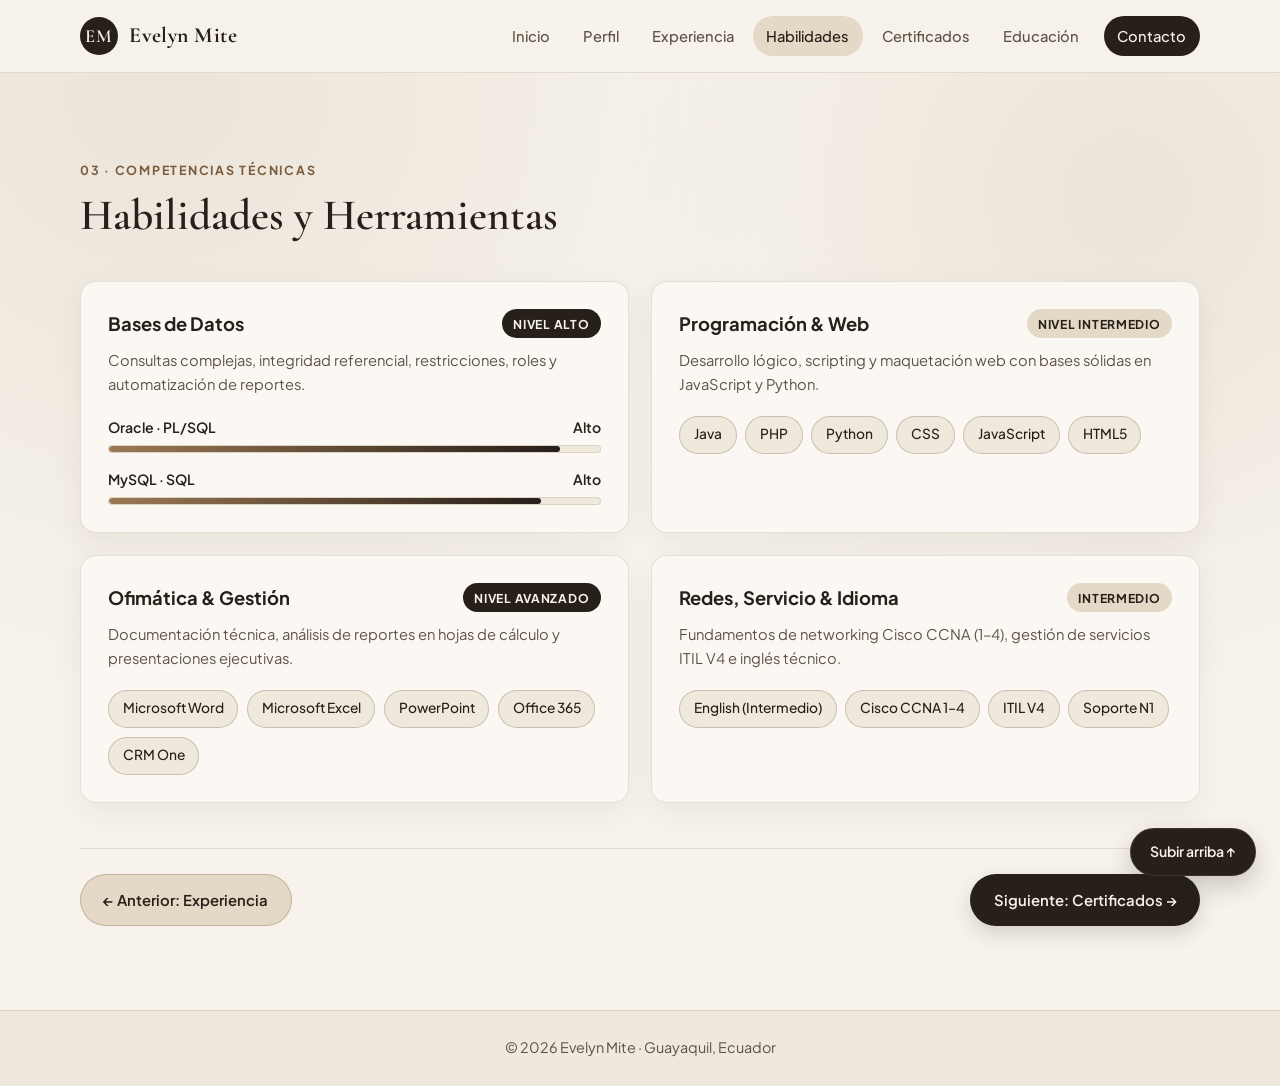
<file: MI_CV/habilidades.html>
<!DOCTYPE html>
<html lang="es">

<head>
  <meta charset="UTF-8">
  <meta name="viewport" content="width=device-width, initial-scale=1.0">
  <title>Habilidades y Herramientas | Evelyn Mite</title>
  <meta name="description" content="Habilidades técnicas de Evelyn Mite en bases de datos Oracle PL/SQL, MySQL, programación y ofimática.">
  <link rel="preconnect" href="https://fonts.googleapis.com">
  <link rel="preconnect" href="https://fonts.gstatic.com" crossorigin>
  <link
    href="https://fonts.googleapis.com/css2?family=Cormorant+Garamond:ital,wght@0,500;0,600;0,700;1,500&family=Plus+Jakarta+Sans:wght@400;500;600;700&display=swap"
    rel="stylesheet">
  <link rel="stylesheet" href="styles.css">
  <link rel="stylesheet" href="habilidades.css">
</head>

<body id="top">
  <a class="skip-link" href="#habilidades">Ir al contenido principal</a>

  <header class="site-header">
    <div class="container nav-inner">
      <a href="Hoja.html" class="brand" aria-label="Evelyn Mite Inicio">
        <span class="brand-mark">EM</span>
        <span class="brand-text">Evelyn Mite</span>
      </a>

      <button class="nav-toggle" id="navToggle" aria-expanded="false" aria-controls="navMenu"
        aria-label="Abrir menú de navegación">
        <span></span>
        <span></span>
        <span></span>
      </button>

      <nav class="nav-menu" id="navMenu" aria-label="Navegación principal">
        <a href="Hoja.html" class="nav-link">Inicio</a>
        <a href="perfil.html" class="nav-link">Perfil</a>
        <a href="experiencia.html" class="nav-link">Experiencia</a>
        <a href="habilidades.html" class="nav-link active">Habilidades</a>
        <a href="certificados.html" class="nav-link">Certificados</a>
        <a href="educacion.html" class="nav-link">Educación</a>
        <a href="contacto.html" class="nav-link nav-cta">Contacto</a>
      </nav>
    </div>
  </header>

  <main>
    <section class="section" id="habilidades">
      <div class="container">
        <div class="section-header reveal">
          <span class="eyebrow">03 · Competencias Técnicas</span>
          <h2>Habilidades y Herramientas</h2>
        </div>

        <div class="skills-grid">
          <article class="skill-card card reveal">
            <div class="skill-head">
              <h3>Bases de Datos</h3>
              <span class="level-badge level-high">Nivel Alto</span>
            </div>
            <p class="skill-note">Consultas complejas, integridad referencial, restricciones, roles y automatización de
              reportes.</p>
            <div class="skill-bars">
              <div class="skill-bar-row">
                <div class="bar-label"><span>Oracle · PL/SQL</span><span>Alto</span></div>
                <div class="bar-track">
                  <div class="bar-fill" style="width: 92%"></div>
                </div>
              </div>
              <div class="skill-bar-row">
                <div class="bar-label"><span>MySQL · SQL</span><span>Alto</span></div>
                <div class="bar-track">
                  <div class="bar-fill" style="width: 88%"></div>
                </div>
              </div>
            </div>
          </article>

          <article class="skill-card card reveal">
            <div class="skill-head">
              <h3>Programación &amp; Web</h3>
              <span class="level-badge level-mid">Nivel Intermedio</span>
            </div>
            <p class="skill-note">Desarrollo lógico, scripting y maquetación web con bases sólidas en JavaScript y
              Python.</p>
            <div class="tag-cloud">
              <span class="tech-tag">Java</span>
              <span class="tech-tag">PHP</span>
              <span class="tech-tag">Python</span>
              <span class="tech-tag">CSS</span>
              <span class="tech-tag">JavaScript</span>
              <span class="tech-tag">HTML5</span>
            </div>
          </article>

          <article class="skill-card card reveal">
            <div class="skill-head">
              <h3>Ofimática &amp; Gestión</h3>
              <span class="level-badge level-high">Nivel Avanzado</span>
            </div>
            <p class="skill-note">Documentación técnica, análisis de reportes en hojas de cálculo y presentaciones
              ejecutivas.</p>
            <div class="tag-cloud">
              <span class="tech-tag">Microsoft Word</span>
              <span class="tech-tag">Microsoft Excel</span>
              <span class="tech-tag">PowerPoint</span>
              <span class="tech-tag">Office 365</span>
              <span class="tech-tag">CRM One</span>
            </div>
          </article>

          <article class="skill-card card reveal">
            <div class="skill-head">
              <h3>Redes, Servicio &amp; Idioma</h3>
              <span class="level-badge level-mid">Intermedio</span>
            </div>
            <p class="skill-note">Fundamentos de networking Cisco CCNA (1–4), gestión de servicios ITIL V4 e inglés
              técnico.</p>
            <div class="tag-cloud">
              <span class="tech-tag">English (Intermedio)</span>
              <span class="tech-tag">Cisco CCNA 1–4</span>
              <span class="tech-tag">ITIL V4</span>
              <span class="tech-tag">Soporte N1</span>
            </div>
          </article>
        </div>

        <nav class="page-pager reveal" aria-label="Navegación entre módulos">
          <a href="experiencia.html" class="btn btn-secondary">← Anterior: Experiencia</a>
          <a href="certificados.html" class="btn btn-primary">Siguiente: Certificados →</a>
        </nav>
      </div>
    </section>
  </main>

  <footer class="site-footer">
    <div class="container footer-inner">
      <p>© <span id="yearNow"></span> Evelyn Mite · Guayaquil, Ecuador</p>
    </div>
  </footer>

  <a href="#top" class="back-top-floating" id="backToTopBtn" aria-label="Subir arriba">Subir arriba ↑</a>

  <script src="script.js"></script>
</body>

</html>
</file>
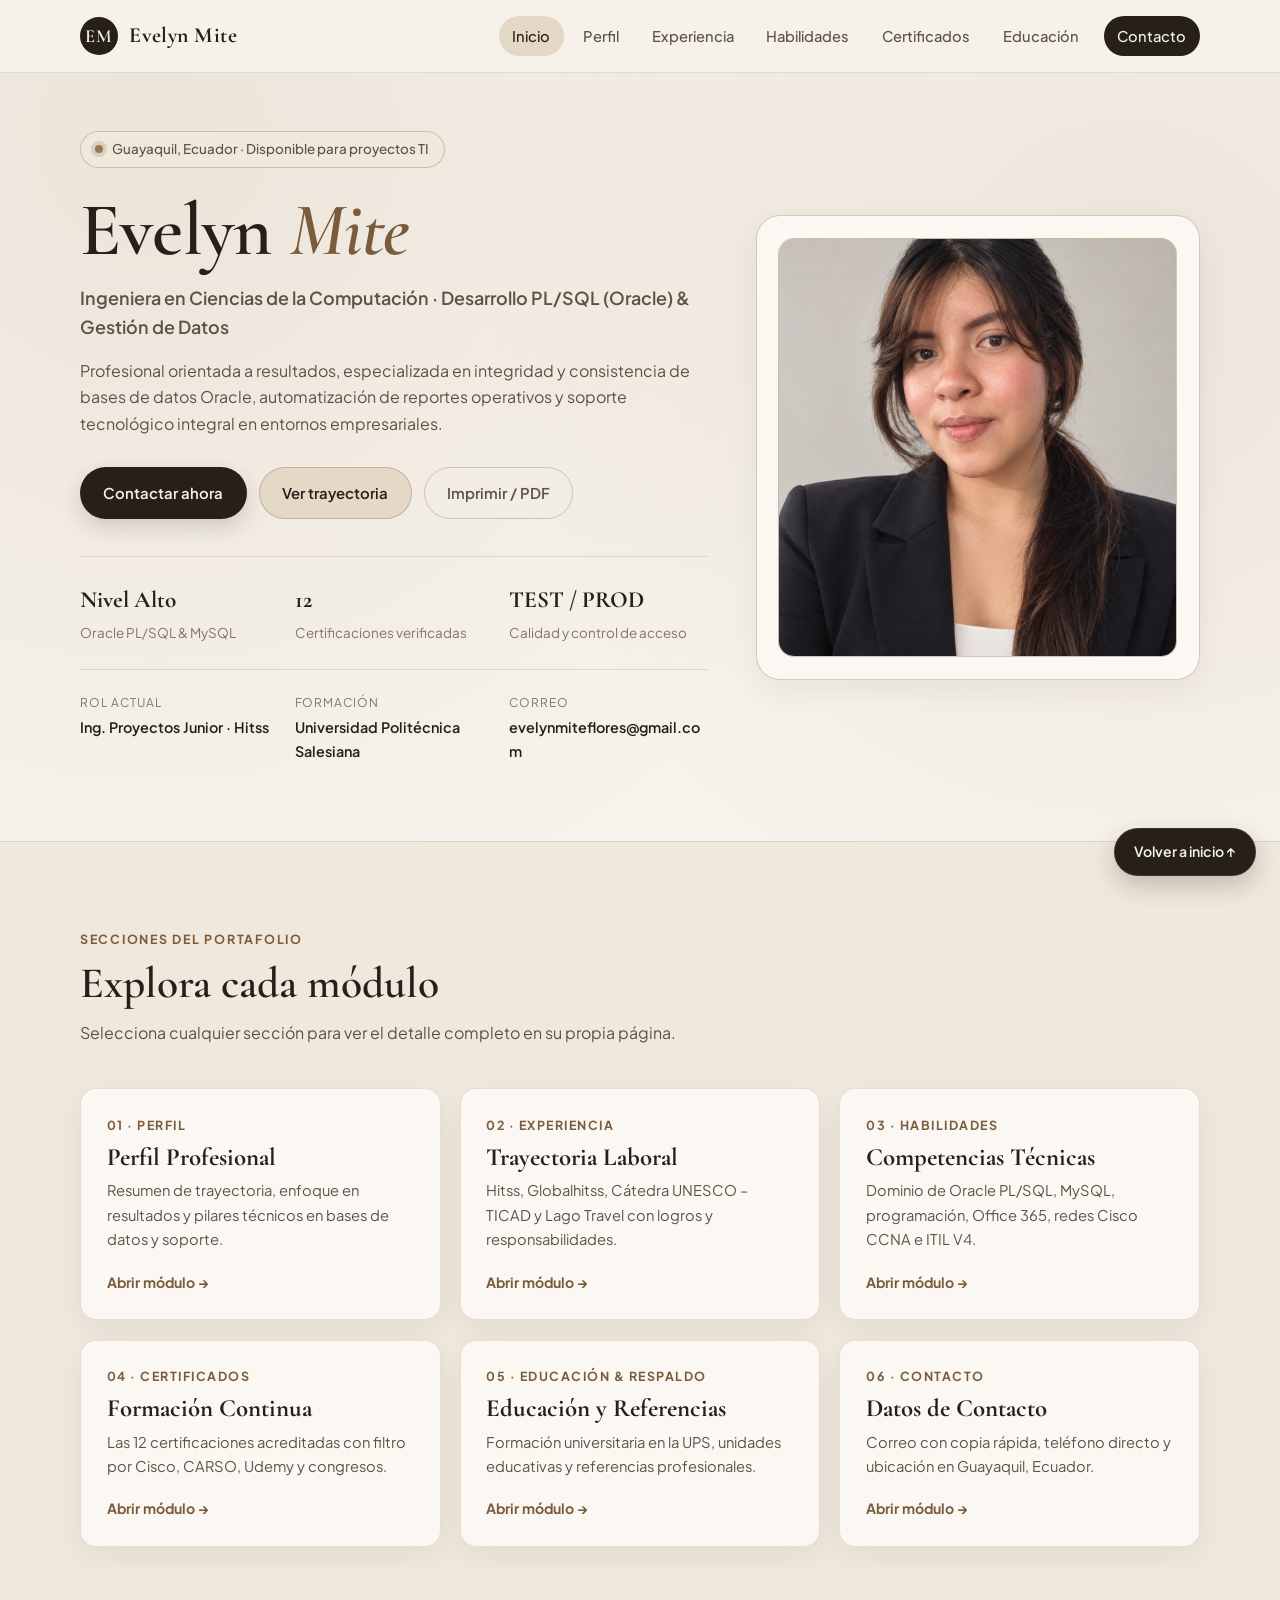
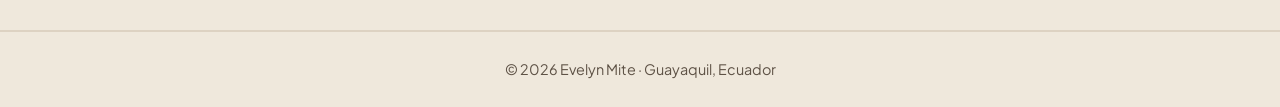
<file: MI_CV/Hoja.html>
<!DOCTYPE html>
<html lang="es">

<head>
  <meta charset="UTF-8">
  <meta name="viewport" content="width=device-width, initial-scale=1.0">
  <title>Evelyn Mite | Portafolio Profesional — Inicio</title>
  <meta name="description"
    content="Portafolio profesional de Evelyn Mite, Ingeniera en Ciencias de la Computación especializada en desarrollo de consultas PL/SQL (Oracle), bases de datos y soporte TI.">
  <link rel="preconnect" href="https://fonts.googleapis.com">
  <link rel="preconnect" href="https://fonts.gstatic.com" crossorigin>
  <link
    href="https://fonts.googleapis.com/css2?family=Cormorant+Garamond:ital,wght@0,500;0,600;0,700;1,500&family=Plus+Jakarta+Sans:wght@400;500;600;700&display=swap"
    rel="stylesheet">
  <link rel="stylesheet" href="styles.css">
  <link rel="stylesheet" href="inicio.css">
</head>

<body id="top">
  <a class="skip-link" href="#inicio">Ir al contenido principal</a>

  <!-- Barra de navegación -->
  <header class="site-header">
    <div class="container nav-inner">
      <a href="Hoja.html" class="brand" aria-label="Evelyn Mite Inicio">
        <span class="brand-mark">EM</span>
        <span class="brand-text">Evelyn Mite</span>
      </a>

      <button class="nav-toggle" id="navToggle" aria-expanded="false" aria-controls="navMenu"
        aria-label="Abrir menú de navegación">
        <span></span>
        <span></span>
        <span></span>
      </button>

      <nav class="nav-menu" id="navMenu" aria-label="Navegación principal">
        <a href="Hoja.html" class="nav-link active">Inicio</a>
        <a href="perfil.html" class="nav-link">Perfil</a>
        <a href="experiencia.html" class="nav-link">Experiencia</a>
        <a href="habilidades.html" class="nav-link">Habilidades</a>
        <a href="certificados.html" class="nav-link">Certificados</a>
        <a href="educacion.html" class="nav-link">Educación</a>
        <a href="contacto.html" class="nav-link nav-cta">Contacto</a>
      </nav>
    </div>
  </header>

  <main id="inicio">
    <!-- Hero -->
    <section class="hero section">
      <div class="container hero-grid">
        <div class="hero-content reveal">
          <div class="pill-badge">
            <span class="status-dot" aria-hidden="true"></span>
            Guayaquil, Ecuador · Disponible para proyectos TI
          </div>
          <h1 class="hero-title">
            Evelyn <span>Mite</span>
          </h1>
          <p class="hero-subtitle">
            Ingeniera en Ciencias de la Computación · Desarrollo PL/SQL (Oracle) &amp; Gestión de Datos
          </p>
          <p class="hero-lead">
            Profesional orientada a resultados, especializada en integridad y consistencia de bases de datos Oracle,
            automatización de reportes operativos y soporte tecnológico integral en entornos empresariales.
          </p>

          <div class="hero-actions">
            <a href="contacto.html" class="btn btn-primary">Contactar ahora</a>
            <a href="experiencia.html" class="btn btn-secondary">Ver trayectoria</a>
            <button type="button" class="btn btn-ghost" id="printBtn" title="Imprimir o guardar como PDF">
              Imprimir / PDF
            </button>
          </div>

          <div class="hero-highlights">
            <div class="highlight-item">
              <strong>Nivel Alto</strong>
              <span>Oracle PL/SQL &amp; MySQL</span>
            </div>
            <div class="highlight-item">
              <strong>12</strong>
              <span>Certificaciones verificadas</span>
            </div>
            <div class="highlight-item">
              <strong>TEST / PROD</strong>
              <span>Calidad y control de acceso</span>
            </div>
          </div>

          <div class="portrait-meta" aria-label="Datos rápidos">
            <div class="meta-row">
              <span class="meta-label">Rol actual</span>
              <span class="meta-value">Ing. Proyectos Junior · Hitss</span>
            </div>
            <div class="meta-row">
              <span class="meta-label">Formación</span>
              <span class="meta-value">Universidad Politécnica Salesiana</span>
            </div>
            <div class="meta-row">
              <span class="meta-label">Correo</span>
              <a href="mailto:evelynmiteflores@gmail.com" class="meta-link">evelynmiteflores@gmail.com</a>
            </div>
          </div>
        </div>

        <aside class="hero-visual reveal" aria-label="Tarjeta de presentación">
          <div class="portrait-card">
            <div class="portrait-frame">
              <img src="Foto _CV.png" alt="Fotografía profesional de Evelyn Mite" class="portrait-img"
                onerror="this.style.display='none'; this.nextElementSibling.style.display='flex';">
              <div class="portrait-fallback" aria-hidden="true">
                <span class="monogram">EM</span>
                <span class="monogram-sub">Ing. Ciencias de la Computación</span>
              </div>
            </div>
          </div>
        </aside>
      </div>
    </section>

    <!-- Índice de módulos -->
    <section class="section section-alt">
      <div class="container">
        <div class="section-header reveal">
          <span class="eyebrow">Secciones del Portafolio</span>
          <h2>Explora cada módulo</h2>
          <p class="section-desc">Selecciona cualquier sección para ver el detalle completo en su propia página.</p>
        </div>

        <div class="modules-grid">
          <a href="perfil.html" class="module-card card reveal">
            <span class="module-num">01 · Perfil</span>
            <h3>Perfil Profesional</h3>
            <p>Resumen de trayectoria, enfoque en resultados y pilares técnicos en bases de datos y soporte.</p>
            <span class="module-go">Abrir módulo →</span>
          </a>

          <a href="experiencia.html" class="module-card card reveal">
            <span class="module-num">02 · Experiencia</span>
            <h3>Trayectoria Laboral</h3>
            <p>Hitss, Globalhitss, Cátedra UNESCO – TICAD y Lago Travel con logros y responsabilidades.</p>
            <span class="module-go">Abrir módulo →</span>
          </a>

          <a href="habilidades.html" class="module-card card reveal">
            <span class="module-num">03 · Habilidades</span>
            <h3>Competencias Técnicas</h3>
            <p>Dominio de Oracle PL/SQL, MySQL, programación, Office 365, redes Cisco CCNA e ITIL V4.</p>
            <span class="module-go">Abrir módulo →</span>
          </a>

          <a href="certificados.html" class="module-card card reveal">
            <span class="module-num">04 · Certificados</span>
            <h3>Formación Continua</h3>
            <p>Las 12 certificaciones acreditadas con filtro por Cisco, CARSO, Udemy y congresos.</p>
            <span class="module-go">Abrir módulo →</span>
          </a>

          <a href="educacion.html" class="module-card card reveal">
            <span class="module-num">05 · Educación &amp; Respaldo</span>
            <h3>Educación y Referencias</h3>
            <p>Formación universitaria en la UPS, unidades educativas y referencias profesionales.</p>
            <span class="module-go">Abrir módulo →</span>
          </a>

          <a href="contacto.html" class="module-card card reveal">
            <span class="module-num">06 · Contacto</span>
            <h3>Datos de Contacto</h3>
            <p>Correo con copia rápida, teléfono directo y ubicación en Guayaquil, Ecuador.</p>
            <span class="module-go">Abrir módulo →</span>
          </a>
        </div>
      </div>
    </section>
  </main>

  <footer class="site-footer">
    <div class="container footer-inner">
      <p>© <span id="yearNow"></span> Evelyn Mite · Guayaquil, Ecuador</p>
    </div>
  </footer>

  <a href="#top" class="back-top-floating" id="backToTopBtn" aria-label="Volver a inicio">Volver a inicio ↑</a>

  <script src="script.js"></script>
</body>

</html>
</file>
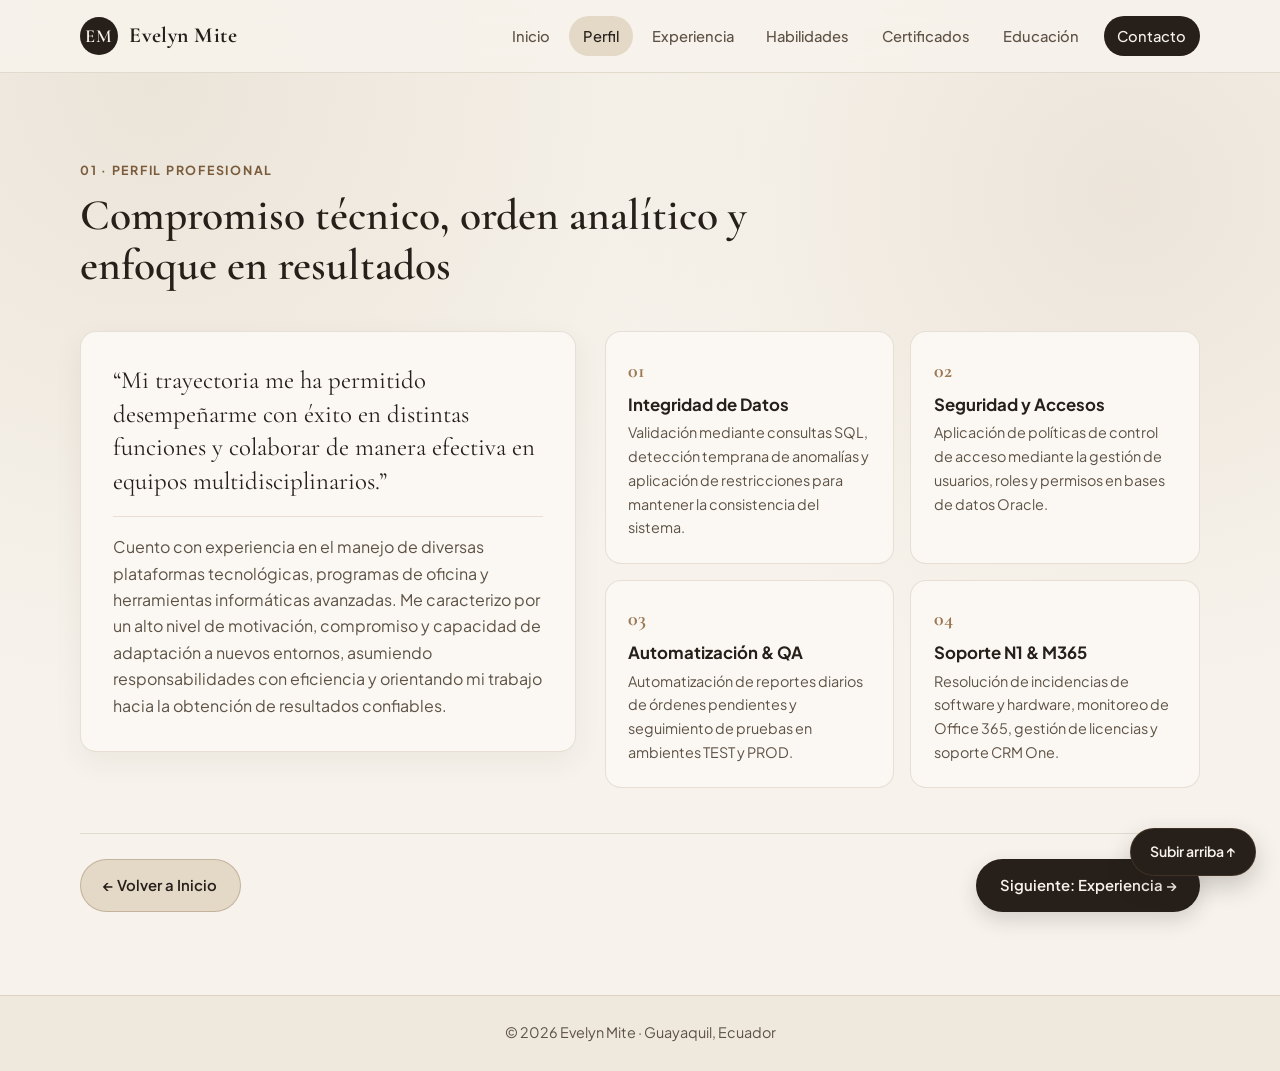
<file: MI_CV/perfil.html>
<!DOCTYPE html>
<html lang="es">

<head>
  <meta charset="UTF-8">
  <meta name="viewport" content="width=device-width, initial-scale=1.0">
  <title>Perfil Profesional | Evelyn Mite</title>
  <meta name="description" content="Perfil profesional y pilares técnicos de Evelyn Mite, Ing. en Ciencias de la Computación.">
  <link rel="preconnect" href="https://fonts.googleapis.com">
  <link rel="preconnect" href="https://fonts.gstatic.com" crossorigin>
  <link
    href="https://fonts.googleapis.com/css2?family=Cormorant+Garamond:ital,wght@0,500;0,600;0,700;1,500&family=Plus+Jakarta+Sans:wght@400;500;600;700&display=swap"
    rel="stylesheet">
  <link rel="stylesheet" href="styles.css">
  <link rel="stylesheet" href="perfil.css">
</head>

<body id="top">
  <a class="skip-link" href="#perfil">Ir al contenido principal</a>

  <header class="site-header">
    <div class="container nav-inner">
      <a href="Hoja.html" class="brand" aria-label="Evelyn Mite Inicio">
        <span class="brand-mark">EM</span>
        <span class="brand-text">Evelyn Mite</span>
      </a>

      <button class="nav-toggle" id="navToggle" aria-expanded="false" aria-controls="navMenu"
        aria-label="Abrir menú de navegación">
        <span></span>
        <span></span>
        <span></span>
      </button>

      <nav class="nav-menu" id="navMenu" aria-label="Navegación principal">
        <a href="Hoja.html" class="nav-link">Inicio</a>
        <a href="perfil.html" class="nav-link active">Perfil</a>
        <a href="experiencia.html" class="nav-link">Experiencia</a>
        <a href="habilidades.html" class="nav-link">Habilidades</a>
        <a href="certificados.html" class="nav-link">Certificados</a>
        <a href="educacion.html" class="nav-link">Educación</a>
        <a href="contacto.html" class="nav-link nav-cta">Contacto</a>
      </nav>
    </div>
  </header>

  <main>
    <section class="section" id="perfil">
      <div class="container">
        <div class="section-header reveal">
          <span class="eyebrow">01 · Perfil Profesional</span>
          <h2>Compromiso técnico, orden analítico y enfoque en resultados</h2>
        </div>

        <div class="profile-grid">
          <div class="profile-statement card reveal">
            <p class="lead-quote">
              “Mi trayectoria me ha permitido desempeñarme con éxito en distintas funciones y colaborar de manera
              efectiva en equipos multidisciplinarios.”
            </p>
            <p>
              Cuento con experiencia en el manejo de diversas plataformas tecnológicas, programas de oficina y
              herramientas informáticas avanzadas. Me caracterizo por un alto nivel de motivación, compromiso y
              capacidad de adaptación a nuevos entornos, asumiendo responsabilidades con eficiencia y orientando mi
              trabajo hacia la obtención de resultados confiables.
            </p>
          </div>

          <div class="pillars-grid reveal">
            <article class="pillar-card">
              <span class="pillar-index">01</span>
              <h3>Integridad de Datos</h3>
              <p>Validación mediante consultas SQL, detección temprana de anomalías y aplicación de restricciones para
                mantener la consistencia del sistema.</p>
            </article>
            <article class="pillar-card">
              <span class="pillar-index">02</span>
              <h3>Seguridad y Accesos</h3>
              <p>Aplicación de políticas de control de acceso mediante la gestión de usuarios, roles y permisos en bases
                de datos Oracle.</p>
            </article>
            <article class="pillar-card">
              <span class="pillar-index">03</span>
              <h3>Automatización &amp; QA</h3>
              <p>Automatización de reportes diarios de órdenes pendientes y seguimiento de pruebas en ambientes TEST y
                PROD.</p>
            </article>
            <article class="pillar-card">
              <span class="pillar-index">04</span>
              <h3>Soporte N1 &amp; M365</h3>
              <p>Resolución de incidencias de software y hardware, monitoreo de Office 365, gestión de licencias y
                soporte CRM One.</p>
            </article>
          </div>
        </div>

        <nav class="page-pager reveal" aria-label="Navegación entre módulos">
          <a href="Hoja.html" class="btn btn-secondary">← Volver a Inicio</a>
          <a href="experiencia.html" class="btn btn-primary">Siguiente: Experiencia →</a>
        </nav>
      </div>
    </section>
  </main>

  <footer class="site-footer">
    <div class="container footer-inner">
      <p>© <span id="yearNow"></span> Evelyn Mite · Guayaquil, Ecuador</p>
    </div>
  </footer>

  <a href="#top" class="back-top-floating" id="backToTopBtn" aria-label="Subir arriba">Subir arriba ↑</a>

  <script src="script.js"></script>
</body>

</html>
</file>
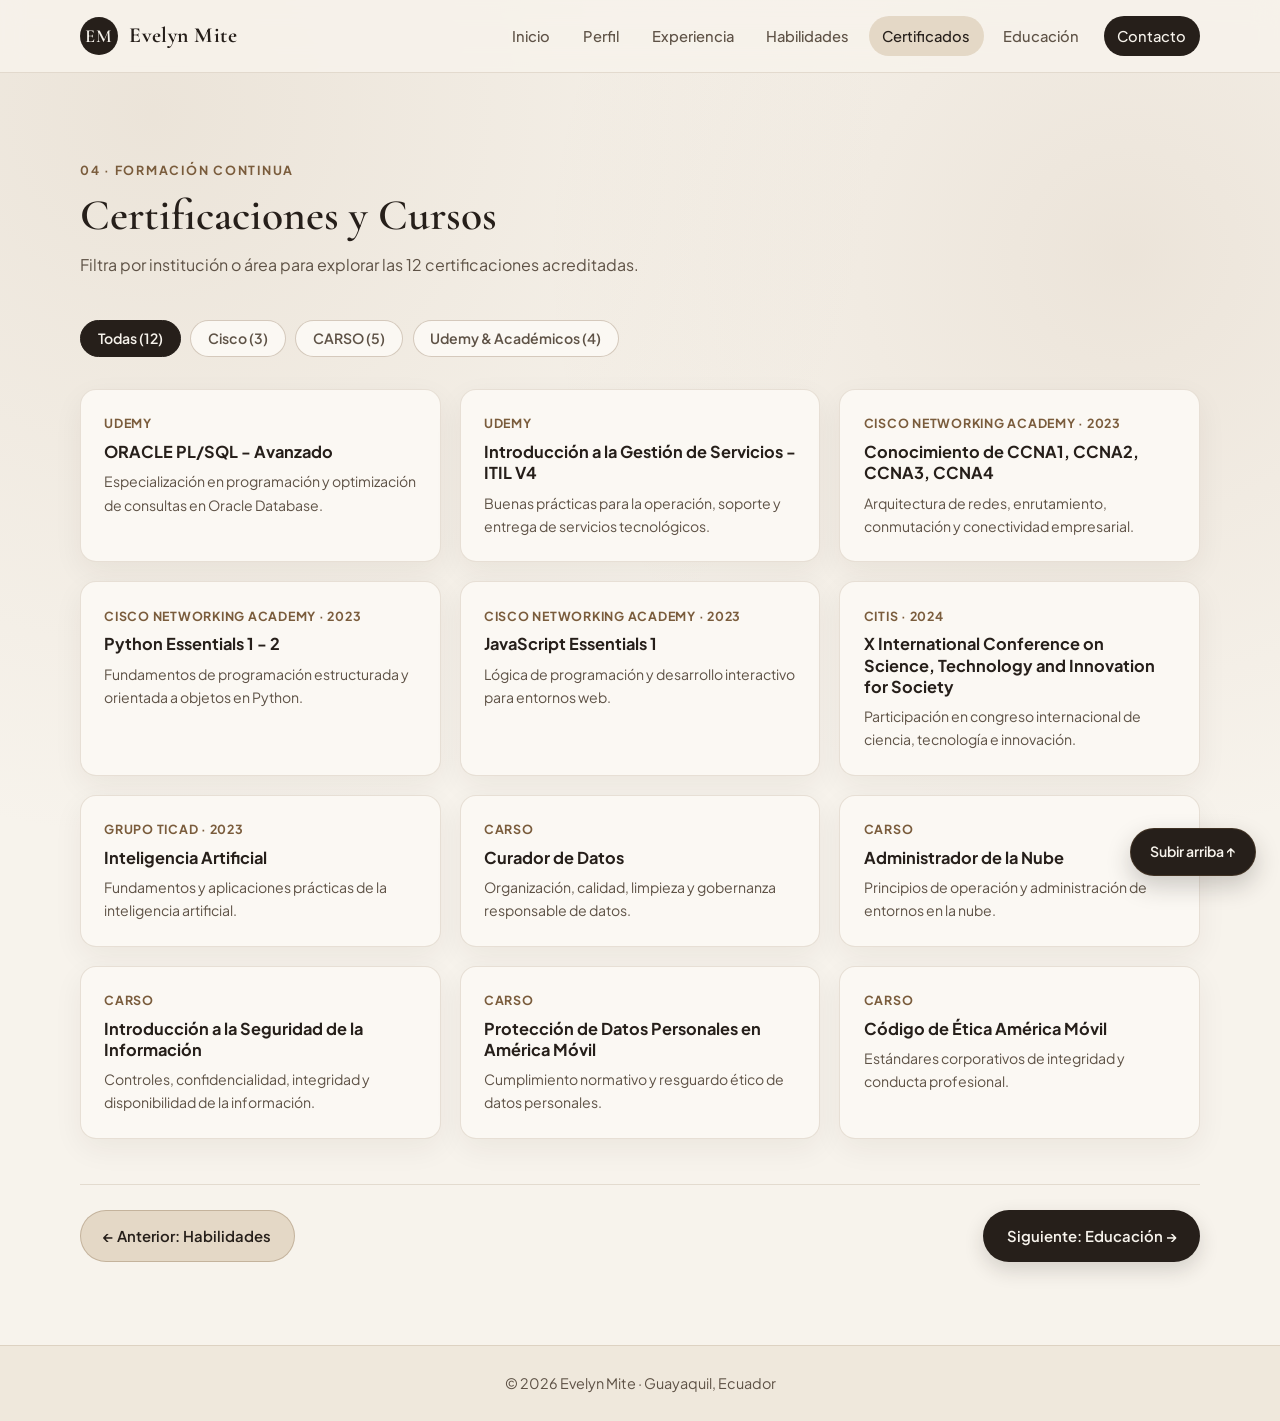
<file: MI_CV/html/certificados.html>
<!DOCTYPE html>
<html lang="es">

<head>
  <meta charset="UTF-8">
  <meta name="viewport" content="width=device-width, initial-scale=1.0">
  <title>Certificaciones | Evelyn Mite</title>
  <meta name="description" content="Las 12 certificaciones de Evelyn Mite en Cisco, CARSO, Udemy, CITIS y TICAD.">
  <link rel="preconnect" href="https://fonts.googleapis.com">
  <link rel="preconnect" href="https://fonts.gstatic.com" crossorigin>
  <link
    href="https://fonts.googleapis.com/css2?family=Cormorant+Garamond:ital,wght@0,500;0,600;0,700;1,500&family=Plus+Jakarta+Sans:wght@400;500;600;700&display=swap"
    rel="stylesheet">
  <link rel="stylesheet" href="../css/styles.css">
  <link rel="stylesheet" href="../css/certificados.css">
</head>

<body id="top">
  <a class="skip-link" href="#certificados">Ir al contenido principal</a>

  <header class="site-header">
    <div class="container nav-inner">
      <a href="../index.html" class="brand" aria-label="Evelyn Mite Inicio">
        <span class="brand-mark">EM</span>
        <span class="brand-text">Evelyn Mite</span>
      </a>

      <button class="nav-toggle" id="navToggle" aria-expanded="false" aria-controls="navMenu"
        aria-label="Abrir menú de navegación">
        <span></span>
        <span></span>
        <span></span>
      </button>

      <nav class="nav-menu" id="navMenu" aria-label="Navegación principal">
        <a href="../index.html" class="nav-link">Inicio</a>
        <a href="perfil.html" class="nav-link">Perfil</a>
        <a href="experiencia.html" class="nav-link">Experiencia</a>
        <a href="habilidades.html" class="nav-link">Habilidades</a>
        <a href="certificados.html" class="nav-link active">Certificados</a>
        <a href="educacion.html" class="nav-link">Educación</a>
        <a href="contacto.html" class="nav-link nav-cta">Contacto</a>
      </nav>
    </div>
  </header>

  <main>
    <section class="section" id="certificados">
      <div class="container">
        <div class="section-header reveal">
          <span class="eyebrow">04 · Formación Continua</span>
          <h2>Certificaciones y Cursos</h2>
          <p class="section-desc">Filtra por institución o área para explorar las 12 certificaciones acreditadas.</p>
        </div>

        <div class="filter-bar reveal" role="tablist" aria-label="Filtrar certificaciones">
          <button type="button" class="filter-btn active" data-filter="all">Todas (12)</button>
          <button type="button" class="filter-btn" data-filter="cisco">Cisco (3)</button>
          <button type="button" class="filter-btn" data-filter="carso">CARSO (5)</button>
          <button type="button" class="filter-btn" data-filter="especial">Udemy &amp; Académicos (4)</button>
        </div>

        <div class="cert-grid" id="certGrid">
          <article class="cert-card card reveal" data-category="especial">
            <span class="cert-issuer">Udemy</span>
            <h3>ORACLE PL/SQL - Avanzado</h3>
            <p>Especialización en programación y optimización de consultas en Oracle Database.</p>
          </article>

          <article class="cert-card card reveal" data-category="especial">
            <span class="cert-issuer">Udemy</span>
            <h3>Introducción a la Gestión de Servicios - ITIL V4</h3>
            <p>Buenas prácticas para la operación, soporte y entrega de servicios tecnológicos.</p>
          </article>

          <article class="cert-card card reveal" data-category="cisco">
            <span class="cert-issuer">Cisco Networking Academy · 2023</span>
            <h3>Conocimiento de CCNA1, CCNA2, CCNA3, CCNA4</h3>
            <p>Arquitectura de redes, enrutamiento, conmutación y conectividad empresarial.</p>
          </article>

          <article class="cert-card card reveal" data-category="cisco">
            <span class="cert-issuer">Cisco Networking Academy · 2023</span>
            <h3>Python Essentials 1 - 2</h3>
            <p>Fundamentos de programación estructurada y orientada a objetos en Python.</p>
          </article>

          <article class="cert-card card reveal" data-category="cisco">
            <span class="cert-issuer">Cisco Networking Academy · 2023</span>
            <h3>JavaScript Essentials 1</h3>
            <p>Lógica de programación y desarrollo interactivo para entornos web.</p>
          </article>

          <article class="cert-card card reveal" data-category="especial">
            <span class="cert-issuer">CITIS · 2024</span>
            <h3>X International Conference on Science, Technology and Innovation for Society</h3>
            <p>Participación en congreso internacional de ciencia, tecnología e innovación.</p>
          </article>

          <article class="cert-card card reveal" data-category="especial">
            <span class="cert-issuer">Grupo TICAD · 2023</span>
            <h3>Inteligencia Artificial</h3>
            <p>Fundamentos y aplicaciones prácticas de la inteligencia artificial.</p>
          </article>

          <article class="cert-card card reveal" data-category="carso">
            <span class="cert-issuer">CARSO</span>
            <h3>Curador de Datos</h3>
            <p>Organización, calidad, limpieza y gobernanza responsable de datos.</p>
          </article>

          <article class="cert-card card reveal" data-category="carso">
            <span class="cert-issuer">CARSO</span>
            <h3>Administrador de la Nube</h3>
            <p>Principios de operación y administración de entornos en la nube.</p>
          </article>

          <article class="cert-card card reveal" data-category="carso">
            <span class="cert-issuer">CARSO</span>
            <h3>Introducción a la Seguridad de la Información</h3>
            <p>Controles, confidencialidad, integridad y disponibilidad de la información.</p>
          </article>

          <article class="cert-card card reveal" data-category="carso">
            <span class="cert-issuer">CARSO</span>
            <h3>Protección de Datos Personales en América Móvil</h3>
            <p>Cumplimiento normativo y resguardo ético de datos personales.</p>
          </article>

          <article class="cert-card card reveal" data-category="carso">
            <span class="cert-issuer">CARSO</span>
            <h3>Código de Ética América Móvil</h3>
            <p>Estándares corporativos de integridad y conducta profesional.</p>
          </article>
        </div>

        <nav class="page-pager reveal" aria-label="Navegación entre módulos">
          <a href="habilidades.html" class="btn btn-secondary">← Anterior: Habilidades</a>
          <a href="educacion.html" class="btn btn-primary">Siguiente: Educación →</a>
        </nav>
      </div>
    </section>
  </main>

  <footer class="site-footer">
    <div class="container footer-inner">
      <p>© <span id="yearNow"></span> Evelyn Mite · Guayaquil, Ecuador</p>
    </div>
  </footer>

  <a href="#top" class="back-top-floating" id="backToTopBtn" aria-label="Subir arriba">Subir arriba ↑</a>

  <script src="../js/script.js"></script>
</body>

</html>
</file>
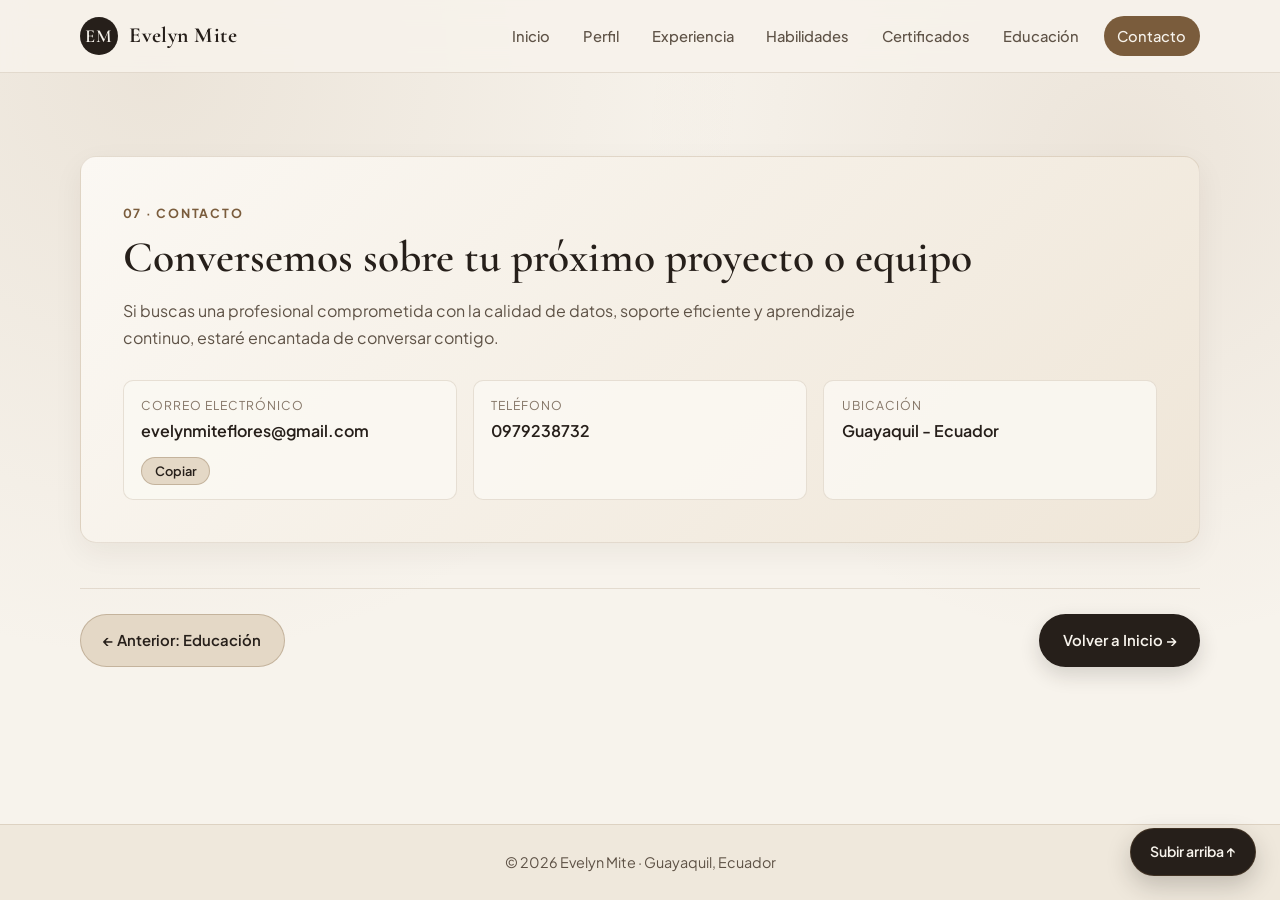
<file: MI_CV/html/contacto.html>
<!DOCTYPE html>
<html lang="es">

<head>
  <meta charset="UTF-8">
  <meta name="viewport" content="width=device-width, initial-scale=1.0">
  <title>Contacto | Evelyn Mite</title>
  <meta name="description" content="Información de contacto de Evelyn Mite en Guayaquil, Ecuador.">
  <link rel="preconnect" href="https://fonts.googleapis.com">
  <link rel="preconnect" href="https://fonts.gstatic.com" crossorigin>
  <link
    href="https://fonts.googleapis.com/css2?family=Cormorant+Garamond:ital,wght@0,500;0,600;0,700;1,500&family=Plus+Jakarta+Sans:wght@400;500;600;700&display=swap"
    rel="stylesheet">
  <link rel="stylesheet" href="../css/styles.css">
  <link rel="stylesheet" href="../css/contacto.css">
</head>

<body id="top">
  <a class="skip-link" href="#contacto">Ir al contenido principal</a>

  <header class="site-header">
    <div class="container nav-inner">
      <a href="../index.html" class="brand" aria-label="Evelyn Mite Inicio">
        <span class="brand-mark">EM</span>
        <span class="brand-text">Evelyn Mite</span>
      </a>

      <button class="nav-toggle" id="navToggle" aria-expanded="false" aria-controls="navMenu"
        aria-label="Abrir menú de navegación">
        <span></span>
        <span></span>
        <span></span>
      </button>

      <nav class="nav-menu" id="navMenu" aria-label="Navegación principal">
        <a href="../index.html" class="nav-link">Inicio</a>
        <a href="perfil.html" class="nav-link">Perfil</a>
        <a href="experiencia.html" class="nav-link">Experiencia</a>
        <a href="habilidades.html" class="nav-link">Habilidades</a>
        <a href="certificados.html" class="nav-link">Certificados</a>
        <a href="educacion.html" class="nav-link">Educación</a>
        <a href="contacto.html" class="nav-link nav-cta active">Contacto</a>
      </nav>
    </div>
  </header>

  <main>
    <section class="section" id="contacto">
      <div class="container">
        <div class="contact-wrapper card reveal">
          <div class="contact-info">
            <span class="eyebrow">07 · Contacto</span>
            <h2>Conversemos sobre tu próximo proyecto o equipo</h2>
            <p>
              Si buscas una profesional comprometida con la calidad de datos, soporte eficiente y aprendizaje continuo,
              estaré encantada de conversar contigo.
            </p>

            <div class="contact-details">
              <div class="contact-row">
                <span class="contact-label">Correo electrónico</span>
                <div class="copy-group">
                  <a href="mailto:evelynmiteflores@gmail.com" class="contact-value">evelynmiteflores@gmail.com</a>
                  <button type="button" class="copy-btn" id="copyEmailBtn" data-copy="evelynmiteflores@gmail.com">
                    Copiar
                  </button>
                </div>
              </div>

              <div class="contact-row">
                <span class="contact-label">Teléfono</span>
                <a href="tel:+593979238732" class="contact-value">0979238732</a>
              </div>

              <div class="contact-row">
                <span class="contact-label">Ubicación</span>
                <span class="contact-value">Guayaquil - Ecuador</span>
              </div>
            </div>
          </div>
        </div>

        <nav class="page-pager reveal" aria-label="Navegación entre módulos">
          <a href="educacion.html" class="btn btn-secondary">← Anterior: Educación</a>
          <a href="../index.html" class="btn btn-primary">Volver a Inicio →</a>
        </nav>
      </div>
    </section>
  </main>

  <footer class="site-footer">
    <div class="container footer-inner">
      <p>© <span id="yearNow"></span> Evelyn Mite · Guayaquil, Ecuador</p>
    </div>
  </footer>

  <a href="#top" class="back-top-floating" id="backToTopBtn" aria-label="Subir arriba">Subir arriba ↑</a>

  <script src="../js/script.js"></script>
</body>

</html>
</file>
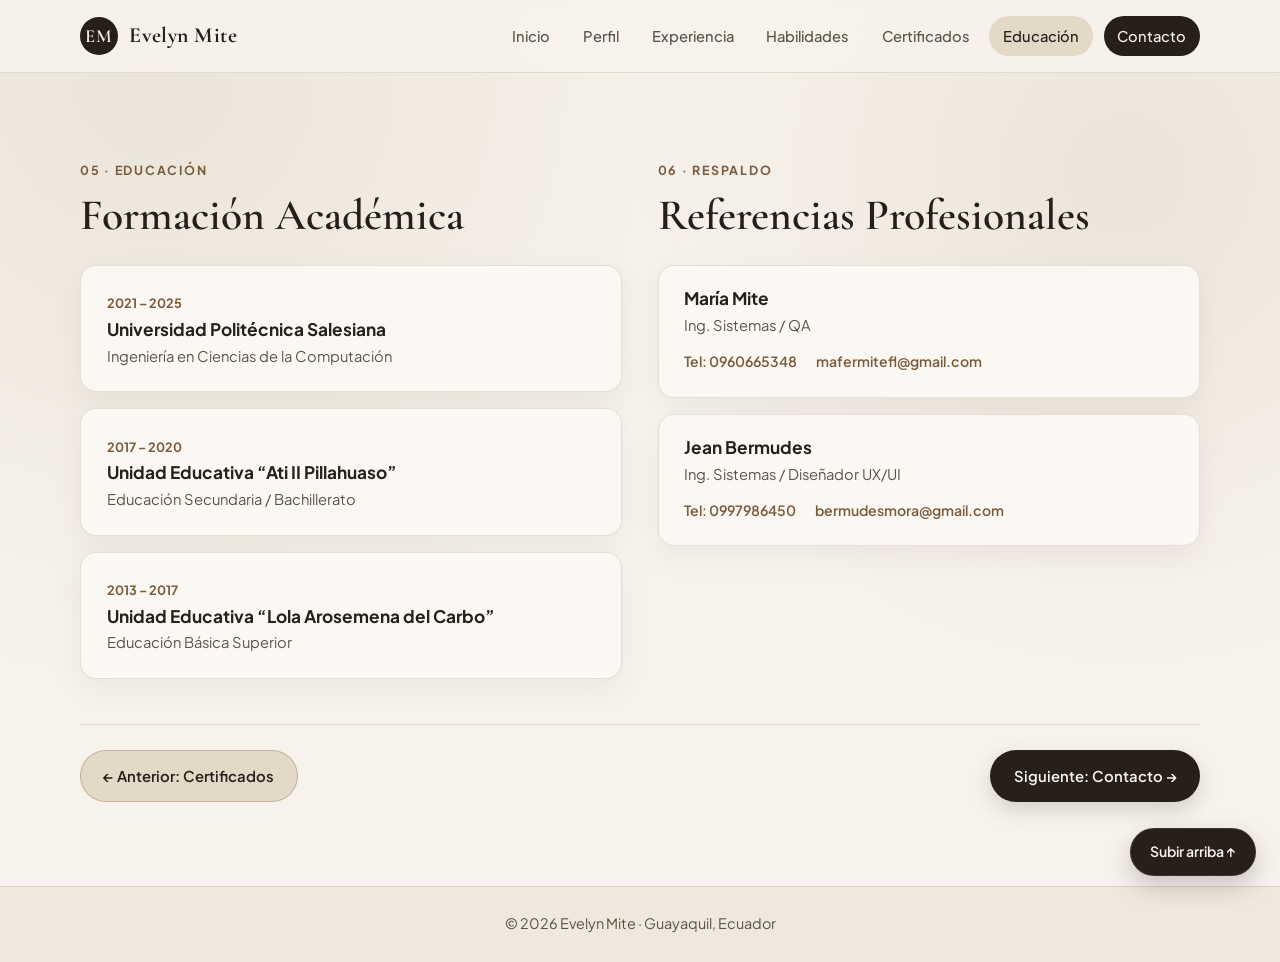
<file: MI_CV/html/educacion.html>
<!DOCTYPE html>
<html lang="es">

<head>
  <meta charset="UTF-8">
  <meta name="viewport" content="width=device-width, initial-scale=1.0">
  <title>Educación y Referencias | Evelyn Mite</title>
  <meta name="description" content="Formación académica y referencias profesionales de Evelyn Mite.">
  <link rel="preconnect" href="https://fonts.googleapis.com">
  <link rel="preconnect" href="https://fonts.gstatic.com" crossorigin>
  <link
    href="https://fonts.googleapis.com/css2?family=Cormorant+Garamond:ital,wght@0,500;0,600;0,700;1,500&family=Plus+Jakarta+Sans:wght@400;500;600;700&display=swap"
    rel="stylesheet">
  <link rel="stylesheet" href="../css/styles.css">
  <link rel="stylesheet" href="../css/educacion.css">
</head>

<body id="top">
  <a class="skip-link" href="#educacion">Ir al contenido principal</a>

  <header class="site-header">
    <div class="container nav-inner">
      <a href="../index.html" class="brand" aria-label="Evelyn Mite Inicio">
        <span class="brand-mark">EM</span>
        <span class="brand-text">Evelyn Mite</span>
      </a>

      <button class="nav-toggle" id="navToggle" aria-expanded="false" aria-controls="navMenu"
        aria-label="Abrir menú de navegación">
        <span></span>
        <span></span>
        <span></span>
      </button>

      <nav class="nav-menu" id="navMenu" aria-label="Navegación principal">
        <a href="../index.html" class="nav-link">Inicio</a>
        <a href="perfil.html" class="nav-link">Perfil</a>
        <a href="experiencia.html" class="nav-link">Experiencia</a>
        <a href="habilidades.html" class="nav-link">Habilidades</a>
        <a href="certificados.html" class="nav-link">Certificados</a>
        <a href="educacion.html" class="nav-link active">Educación</a>
        <a href="contacto.html" class="nav-link nav-cta">Contacto</a>
      </nav>
    </div>
  </header>

  <main>
    <section class="section" id="educacion">
      <div class="container">
        <div class="two-col-layout">
          <div class="reveal">
            <div class="section-header compact">
              <span class="eyebrow">05 · Educación</span>
              <h2>Formación Académica</h2>
            </div>

            <div class="edu-stack">
              <article class="edu-card card">
                <span class="edu-period">2021 – 2025</span>
                <h3>Universidad Politécnica Salesiana</h3>
                <p>Ingeniería en Ciencias de la Computación</p>
              </article>
              <article class="edu-card card">
                <span class="edu-period">2017 – 2020</span>
                <h3>Unidad Educativa “Ati II Pillahuaso”</h3>
                <p>Educación Secundaria / Bachillerato</p>
              </article>
              <article class="edu-card card">
                <span class="edu-period">2013 – 2017</span>
                <h3>Unidad Educativa “Lola Arosemena del Carbo”</h3>
                <p>Educación Básica Superior</p>
              </article>
            </div>
          </div>

          <div class="reveal">
            <div class="section-header compact">
              <span class="eyebrow">06 · Respaldo</span>
              <h2>Referencias Profesionales</h2>
            </div>

            <div class="ref-stack">
              <article class="ref-card card">
                <h3>María Mite</h3>
                <p class="ref-role">Ing. Sistemas / QA</p>
                <div class="ref-links">
                  <a href="tel:+593960665348">Tel: 0960665348</a>
                  <a href="mailto:mafermitefl@gmail.com">mafermitefl@gmail.com</a>
                </div>
              </article>

              <article class="ref-card card">
                <h3>Jean Bermudes</h3>
                <p class="ref-role">Ing. Sistemas / Diseñador UX/UI</p>
                <div class="ref-links">
                  <a href="tel:+593997986450">Tel: 0997986450</a>
                  <a href="mailto:bermudesmora@gmail.com">bermudesmora@gmail.com</a>
                </div>
              </article>
            </div>
          </div>
        </div>

        <nav class="page-pager reveal" aria-label="Navegación entre módulos">
          <a href="certificados.html" class="btn btn-secondary">← Anterior: Certificados</a>
          <a href="contacto.html" class="btn btn-primary">Siguiente: Contacto →</a>
        </nav>
      </div>
    </section>
  </main>

  <footer class="site-footer">
    <div class="container footer-inner">
      <p>© <span id="yearNow"></span> Evelyn Mite · Guayaquil, Ecuador</p>
    </div>
  </footer>

  <a href="#top" class="back-top-floating" id="backToTopBtn" aria-label="Subir arriba">Subir arriba ↑</a>

  <script src="../js/script.js"></script>
</body>

</html>
</file>
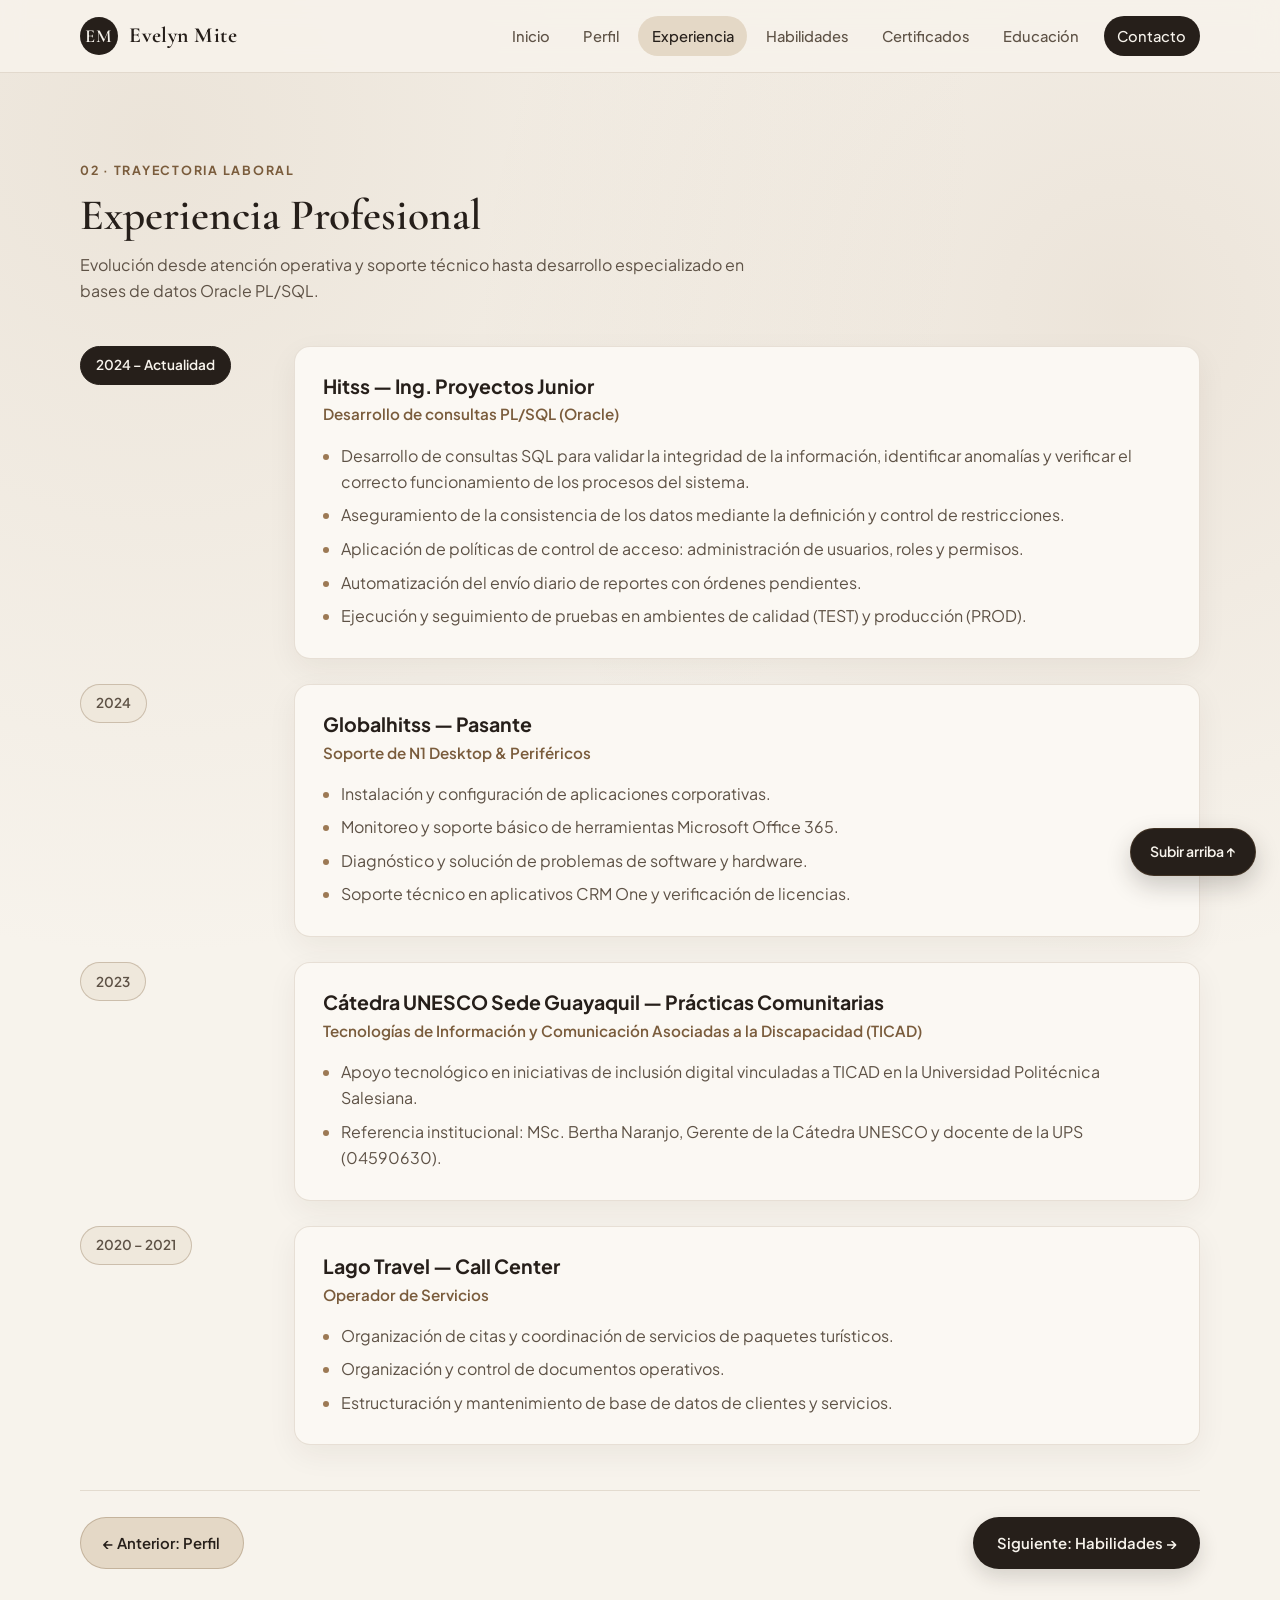
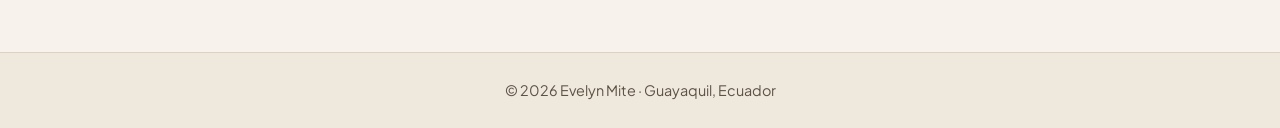
<file: MI_CV/html/experiencia.html>
<!DOCTYPE html>
<html lang="es">

<head>
  <meta charset="UTF-8">
  <meta name="viewport" content="width=device-width, initial-scale=1.0">
  <title>Experiencia Profesional | Evelyn Mite</title>
  <meta name="description" content="Trayectoria laboral de Evelyn Mite en Hitss, Globalhitss, Cátedra UNESCO y Lago Travel.">
  <link rel="preconnect" href="https://fonts.googleapis.com">
  <link rel="preconnect" href="https://fonts.gstatic.com" crossorigin>
  <link
    href="https://fonts.googleapis.com/css2?family=Cormorant+Garamond:ital,wght@0,500;0,600;0,700;1,500&family=Plus+Jakarta+Sans:wght@400;500;600;700&display=swap"
    rel="stylesheet">
  <link rel="stylesheet" href="../css/styles.css">
  <link rel="stylesheet" href="../css/experiencia.css">
</head>

<body id="top">
  <a class="skip-link" href="#experiencia">Ir al contenido principal</a>

  <header class="site-header">
    <div class="container nav-inner">
      <a href="../index.html" class="brand" aria-label="Evelyn Mite Inicio">
        <span class="brand-mark">EM</span>
        <span class="brand-text">Evelyn Mite</span>
      </a>

      <button class="nav-toggle" id="navToggle" aria-expanded="false" aria-controls="navMenu"
        aria-label="Abrir menú de navegación">
        <span></span>
        <span></span>
        <span></span>
      </button>

      <nav class="nav-menu" id="navMenu" aria-label="Navegación principal">
        <a href="../index.html" class="nav-link">Inicio</a>
        <a href="perfil.html" class="nav-link">Perfil</a>
        <a href="experiencia.html" class="nav-link active">Experiencia</a>
        <a href="habilidades.html" class="nav-link">Habilidades</a>
        <a href="certificados.html" class="nav-link">Certificados</a>
        <a href="educacion.html" class="nav-link">Educación</a>
        <a href="contacto.html" class="nav-link nav-cta">Contacto</a>
      </nav>
    </div>
  </header>

  <main>
    <section class="section" id="experiencia">
      <div class="container">
        <div class="section-header reveal">
          <span class="eyebrow">02 · Trayectoria Laboral</span>
          <h2>Experiencia Profesional</h2>
          <p class="section-desc">Evolución desde atención operativa y soporte técnico hasta desarrollo especializado en
            bases de datos Oracle PL/SQL.</p>
        </div>

        <div class="timeline">
          <article class="timeline-item reveal">
            <div class="timeline-date">
              <span class="date-pill current">2024 – Actualidad</span>
            </div>
            <div class="timeline-card card">
              <div class="timeline-head">
                <div>
                  <h3>Hitss — Ing. Proyectos Junior</h3>
                  <p class="role-tag">Desarrollo de consultas PL/SQL (Oracle)</p>
                </div>
              </div>
              <ul class="detail-list">
                <li>Desarrollo de consultas SQL para validar la integridad de la información, identificar anomalías y
                  verificar el correcto funcionamiento de los procesos del sistema.</li>
                <li>Aseguramiento de la consistencia de los datos mediante la definición y control de restricciones.
                </li>
                <li>Aplicación de políticas de control de acceso: administración de usuarios, roles y permisos.</li>
                <li>Automatización del envío diario de reportes con órdenes pendientes.</li>
                <li>Ejecución y seguimiento de pruebas en ambientes de calidad (TEST) y producción (PROD).</li>
              </ul>
            </div>
          </article>

          <article class="timeline-item reveal">
            <div class="timeline-date">
              <span class="date-pill">2024</span>
            </div>
            <div class="timeline-card card">
              <div class="timeline-head">
                <div>
                  <h3>Globalhitss — Pasante</h3>
                  <p class="role-tag">Soporte de N1 Desktop &amp; Periféricos</p>
                </div>
              </div>
              <ul class="detail-list">
                <li>Instalación y configuración de aplicaciones corporativas.</li>
                <li>Monitoreo y soporte básico de herramientas Microsoft Office 365.</li>
                <li>Diagnóstico y solución de problemas de software y hardware.</li>
                <li>Soporte técnico en aplicativos CRM One y verificación de licencias.</li>
              </ul>
            </div>
          </article>

          <article class="timeline-item reveal">
            <div class="timeline-date">
              <span class="date-pill">2023</span>
            </div>
            <div class="timeline-card card">
              <div class="timeline-head">
                <div>
                  <h3>Cátedra UNESCO Sede Guayaquil — Prácticas Comunitarias</h3>
                  <p class="role-tag">Tecnologías de Información y Comunicación Asociadas a la Discapacidad (TICAD)</p>
                </div>
              </div>
              <ul class="detail-list">
                <li>Apoyo tecnológico en iniciativas de inclusión digital vinculadas a TICAD en la Universidad
                  Politécnica Salesiana.</li>
                <li>Referencia institucional: MSc. Bertha Naranjo, Gerente de la Cátedra UNESCO y docente de la UPS
                  (04590630).</li>
              </ul>
            </div>
          </article>

          <article class="timeline-item reveal">
            <div class="timeline-date">
              <span class="date-pill">2020 – 2021</span>
            </div>
            <div class="timeline-card card">
              <div class="timeline-head">
                <div>
                  <h3>Lago Travel — Call Center</h3>
                  <p class="role-tag">Operador de Servicios</p>
                </div>
              </div>
              <ul class="detail-list">
                <li>Organización de citas y coordinación de servicios de paquetes turísticos.</li>
                <li>Organización y control de documentos operativos.</li>
                <li>Estructuración y mantenimiento de base de datos de clientes y servicios.</li>
              </ul>
            </div>
          </article>
        </div>

        <nav class="page-pager reveal" aria-label="Navegación entre módulos">
          <a href="perfil.html" class="btn btn-secondary">← Anterior: Perfil</a>
          <a href="habilidades.html" class="btn btn-primary">Siguiente: Habilidades →</a>
        </nav>
      </div>
    </section>
  </main>

  <footer class="site-footer">
    <div class="container footer-inner">
      <p>© <span id="yearNow"></span> Evelyn Mite · Guayaquil, Ecuador</p>
    </div>
  </footer>

  <a href="#top" class="back-top-floating" id="backToTopBtn" aria-label="Subir arriba">Subir arriba ↑</a>

  <script src="../js/script.js"></script>
</body>

</html>
</file>
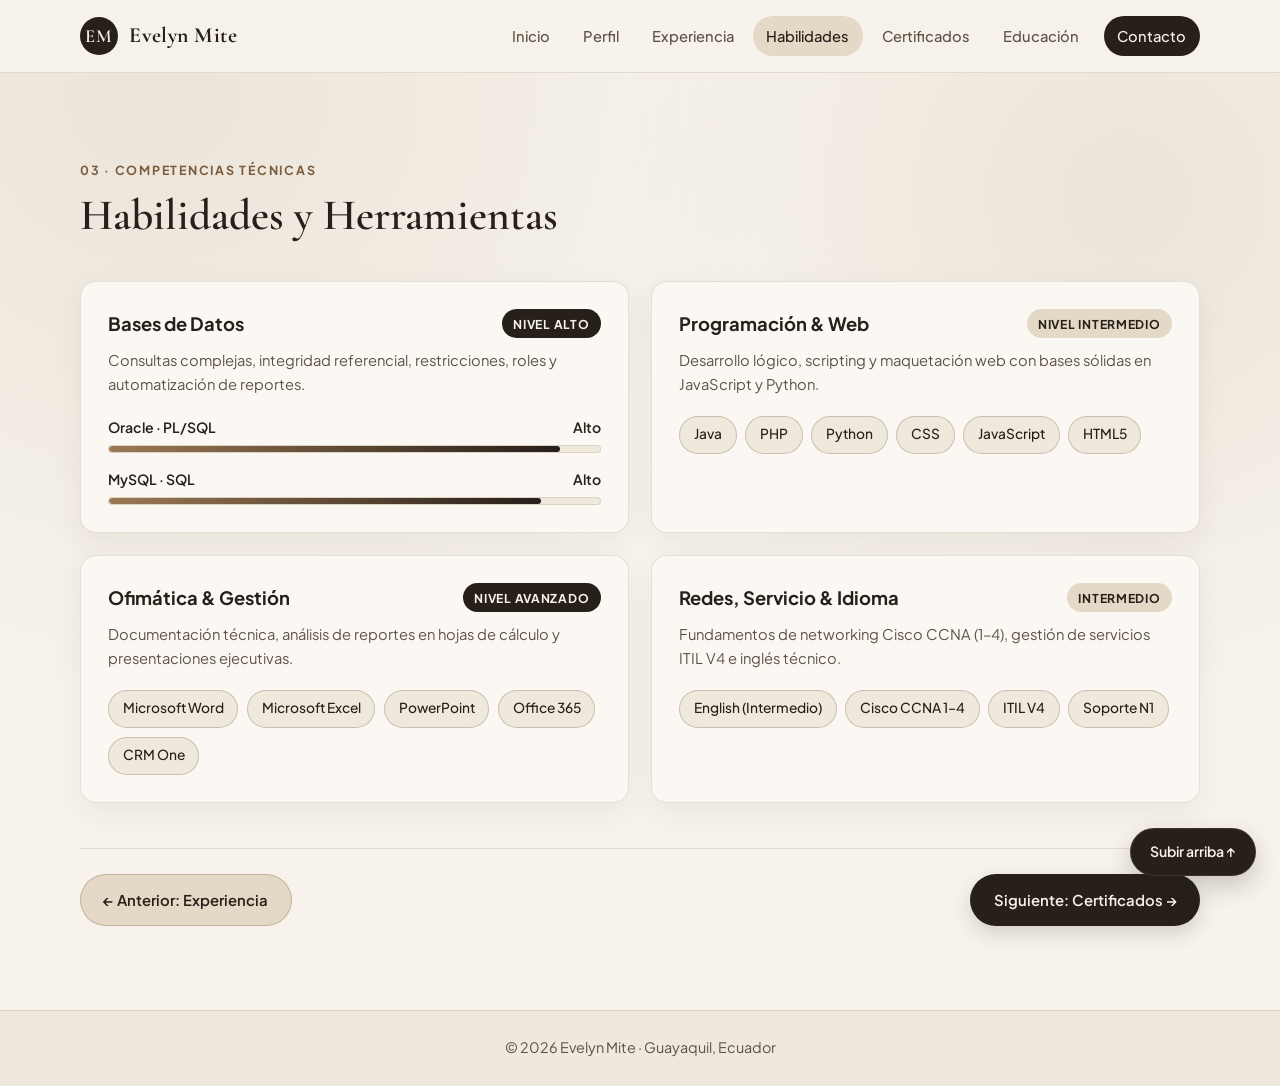
<file: MI_CV/html/habilidades.html>
<!DOCTYPE html>
<html lang="es">

<head>
  <meta charset="UTF-8">
  <meta name="viewport" content="width=device-width, initial-scale=1.0">
  <title>Habilidades y Herramientas | Evelyn Mite</title>
  <meta name="description" content="Habilidades técnicas de Evelyn Mite en bases de datos Oracle PL/SQL, MySQL, programación y ofimática.">
  <link rel="preconnect" href="https://fonts.googleapis.com">
  <link rel="preconnect" href="https://fonts.gstatic.com" crossorigin>
  <link
    href="https://fonts.googleapis.com/css2?family=Cormorant+Garamond:ital,wght@0,500;0,600;0,700;1,500&family=Plus+Jakarta+Sans:wght@400;500;600;700&display=swap"
    rel="stylesheet">
  <link rel="stylesheet" href="../css/styles.css">
  <link rel="stylesheet" href="../css/habilidades.css">
</head>

<body id="top">
  <a class="skip-link" href="#habilidades">Ir al contenido principal</a>

  <header class="site-header">
    <div class="container nav-inner">
      <a href="../index.html" class="brand" aria-label="Evelyn Mite Inicio">
        <span class="brand-mark">EM</span>
        <span class="brand-text">Evelyn Mite</span>
      </a>

      <button class="nav-toggle" id="navToggle" aria-expanded="false" aria-controls="navMenu"
        aria-label="Abrir menú de navegación">
        <span></span>
        <span></span>
        <span></span>
      </button>

      <nav class="nav-menu" id="navMenu" aria-label="Navegación principal">
        <a href="../index.html" class="nav-link">Inicio</a>
        <a href="perfil.html" class="nav-link">Perfil</a>
        <a href="experiencia.html" class="nav-link">Experiencia</a>
        <a href="habilidades.html" class="nav-link active">Habilidades</a>
        <a href="certificados.html" class="nav-link">Certificados</a>
        <a href="educacion.html" class="nav-link">Educación</a>
        <a href="contacto.html" class="nav-link nav-cta">Contacto</a>
      </nav>
    </div>
  </header>

  <main>
    <section class="section" id="habilidades">
      <div class="container">
        <div class="section-header reveal">
          <span class="eyebrow">03 · Competencias Técnicas</span>
          <h2>Habilidades y Herramientas</h2>
        </div>

        <div class="skills-grid">
          <article class="skill-card card reveal">
            <div class="skill-head">
              <h3>Bases de Datos</h3>
              <span class="level-badge level-high">Nivel Alto</span>
            </div>
            <p class="skill-note">Consultas complejas, integridad referencial, restricciones, roles y automatización de
              reportes.</p>
            <div class="skill-bars">
              <div class="skill-bar-row">
                <div class="bar-label"><span>Oracle · PL/SQL</span><span>Alto</span></div>
                <div class="bar-track">
                  <div class="bar-fill" style="width: 92%"></div>
                </div>
              </div>
              <div class="skill-bar-row">
                <div class="bar-label"><span>MySQL · SQL</span><span>Alto</span></div>
                <div class="bar-track">
                  <div class="bar-fill" style="width: 88%"></div>
                </div>
              </div>
            </div>
          </article>

          <article class="skill-card card reveal">
            <div class="skill-head">
              <h3>Programación &amp; Web</h3>
              <span class="level-badge level-mid">Nivel Intermedio</span>
            </div>
            <p class="skill-note">Desarrollo lógico, scripting y maquetación web con bases sólidas en JavaScript y
              Python.</p>
            <div class="tag-cloud">
              <span class="tech-tag">Java</span>
              <span class="tech-tag">PHP</span>
              <span class="tech-tag">Python</span>
              <span class="tech-tag">CSS</span>
              <span class="tech-tag">JavaScript</span>
              <span class="tech-tag">HTML5</span>
            </div>
          </article>

          <article class="skill-card card reveal">
            <div class="skill-head">
              <h3>Ofimática &amp; Gestión</h3>
              <span class="level-badge level-high">Nivel Avanzado</span>
            </div>
            <p class="skill-note">Documentación técnica, análisis de reportes en hojas de cálculo y presentaciones
              ejecutivas.</p>
            <div class="tag-cloud">
              <span class="tech-tag">Microsoft Word</span>
              <span class="tech-tag">Microsoft Excel</span>
              <span class="tech-tag">PowerPoint</span>
              <span class="tech-tag">Office 365</span>
              <span class="tech-tag">CRM One</span>
            </div>
          </article>

          <article class="skill-card card reveal">
            <div class="skill-head">
              <h3>Redes, Servicio &amp; Idioma</h3>
              <span class="level-badge level-mid">Intermedio</span>
            </div>
            <p class="skill-note">Fundamentos de networking Cisco CCNA (1–4), gestión de servicios ITIL V4 e inglés
              técnico.</p>
            <div class="tag-cloud">
              <span class="tech-tag">English (Intermedio)</span>
              <span class="tech-tag">Cisco CCNA 1–4</span>
              <span class="tech-tag">ITIL V4</span>
              <span class="tech-tag">Soporte N1</span>
            </div>
          </article>
        </div>

        <nav class="page-pager reveal" aria-label="Navegación entre módulos">
          <a href="experiencia.html" class="btn btn-secondary">← Anterior: Experiencia</a>
          <a href="certificados.html" class="btn btn-primary">Siguiente: Certificados →</a>
        </nav>
      </div>
    </section>
  </main>

  <footer class="site-footer">
    <div class="container footer-inner">
      <p>© <span id="yearNow"></span> Evelyn Mite · Guayaquil, Ecuador</p>
    </div>
  </footer>

  <a href="#top" class="back-top-floating" id="backToTopBtn" aria-label="Subir arriba">Subir arriba ↑</a>

  <script src="../js/script.js"></script>
</body>

</html>
</file>
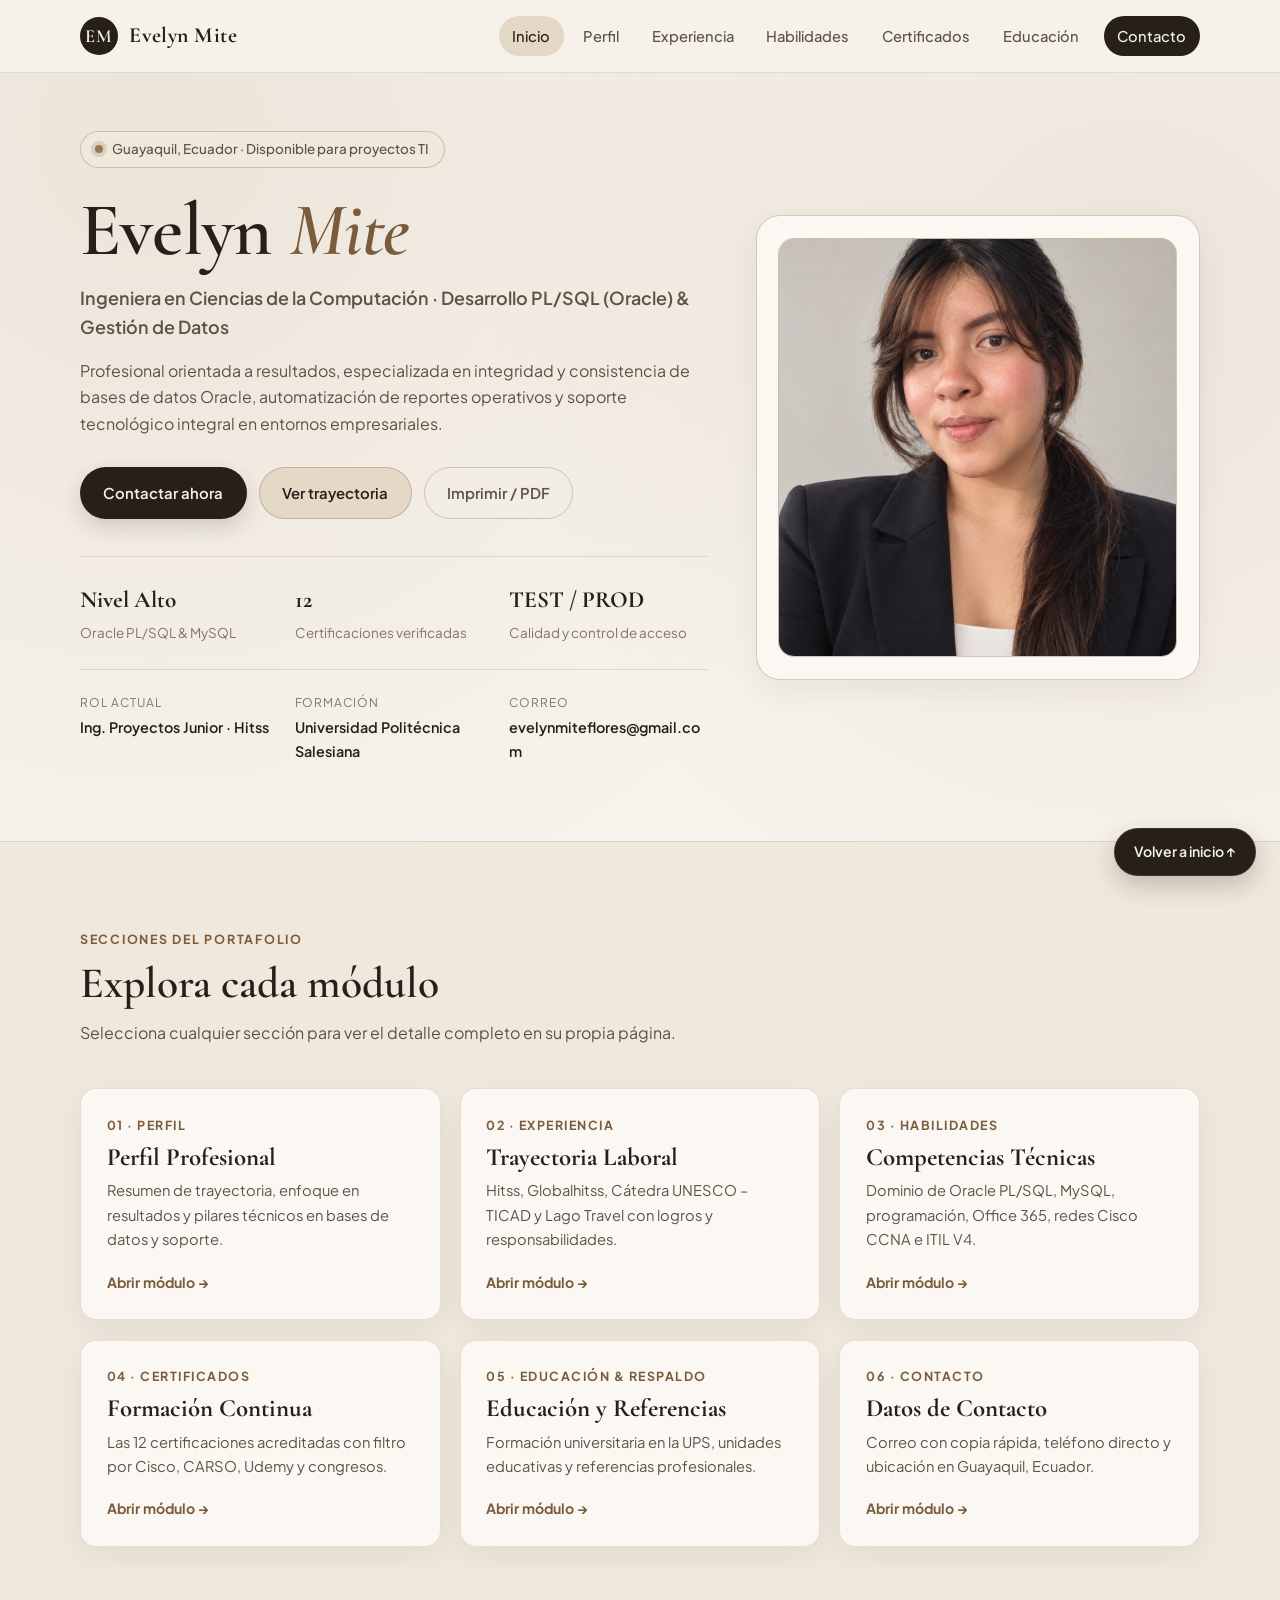
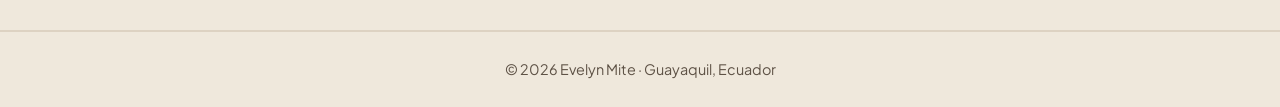
<file: MI_CV/html/Hoja.html>
<!DOCTYPE html>
<html lang="es">

<head>
  <meta charset="UTF-8">
  <meta name="viewport" content="width=device-width, initial-scale=1.0">
  <title>Evelyn Mite | Portafolio Profesional — Inicio</title>
  <meta name="description"
    content="Portafolio profesional de Evelyn Mite, Ingeniera en Ciencias de la Computación especializada en desarrollo de consultas PL/SQL (Oracle), bases de datos y soporte TI.">
  <link rel="preconnect" href="https://fonts.googleapis.com">
  <link rel="preconnect" href="https://fonts.gstatic.com" crossorigin>
  <link
    href="https://fonts.googleapis.com/css2?family=Cormorant+Garamond:ital,wght@0,500;0,600;0,700;1,500&family=Plus+Jakarta+Sans:wght@400;500;600;700&display=swap"
    rel="stylesheet">
  <link rel="stylesheet" href="../css/styles.css">
  <link rel="stylesheet" href="../css/inicio.css">
</head>

<body id="top">
  <a class="skip-link" href="#inicio">Ir al contenido principal</a>

  <!-- Barra de navegación -->
  <header class="site-header">
    <div class="container nav-inner">
      <a href="Hoja.html" class="brand" aria-label="Evelyn Mite Inicio">
        <span class="brand-mark">EM</span>
        <span class="brand-text">Evelyn Mite</span>
      </a>

      <button class="nav-toggle" id="navToggle" aria-expanded="false" aria-controls="navMenu"
        aria-label="Abrir menú de navegación">
        <span></span>
        <span></span>
        <span></span>
      </button>

      <nav class="nav-menu" id="navMenu" aria-label="Navegación principal">
        <a href="Hoja.html" class="nav-link active">Inicio</a>
        <a href="perfil.html" class="nav-link">Perfil</a>
        <a href="experiencia.html" class="nav-link">Experiencia</a>
        <a href="habilidades.html" class="nav-link">Habilidades</a>
        <a href="certificados.html" class="nav-link">Certificados</a>
        <a href="educacion.html" class="nav-link">Educación</a>
        <a href="contacto.html" class="nav-link nav-cta">Contacto</a>
      </nav>
    </div>
  </header>

  <main id="inicio">
    <!-- Hero -->
    <section class="hero section">
      <div class="container hero-grid">
        <div class="hero-content reveal">
          <div class="pill-badge">
            <span class="status-dot" aria-hidden="true"></span>
            Guayaquil, Ecuador · Disponible para proyectos TI
          </div>
          <h1 class="hero-title">
            Evelyn <span>Mite</span>
          </h1>
          <p class="hero-subtitle">
            Ingeniera en Ciencias de la Computación · Desarrollo PL/SQL (Oracle) &amp; Gestión de Datos
          </p>
          <p class="hero-lead">
            Profesional orientada a resultados, especializada en integridad y consistencia de bases de datos Oracle,
            automatización de reportes operativos y soporte tecnológico integral en entornos empresariales.
          </p>

          <div class="hero-actions">
            <a href="contacto.html" class="btn btn-primary">Contactar ahora</a>
            <a href="experiencia.html" class="btn btn-secondary">Ver trayectoria</a>
            <button type="button" class="btn btn-ghost" id="printBtn" title="Imprimir o guardar como PDF">
              Imprimir / PDF
            </button>
          </div>

          <div class="hero-highlights">
            <div class="highlight-item">
              <strong>Nivel Alto</strong>
              <span>Oracle PL/SQL &amp; MySQL</span>
            </div>
            <div class="highlight-item">
              <strong>12</strong>
              <span>Certificaciones verificadas</span>
            </div>
            <div class="highlight-item">
              <strong>TEST / PROD</strong>
              <span>Calidad y control de acceso</span>
            </div>
          </div>

          <div class="portrait-meta" aria-label="Datos rápidos">
            <div class="meta-row">
              <span class="meta-label">Rol actual</span>
              <span class="meta-value">Ing. Proyectos Junior · Hitss</span>
            </div>
            <div class="meta-row">
              <span class="meta-label">Formación</span>
              <span class="meta-value">Universidad Politécnica Salesiana</span>
            </div>
            <div class="meta-row">
              <span class="meta-label">Correo</span>
              <a href="mailto:evelynmiteflores@gmail.com" class="meta-link">evelynmiteflores@gmail.com</a>
            </div>
          </div>
        </div>

        <aside class="hero-visual reveal" aria-label="Tarjeta de presentación">
          <div class="portrait-card">
            <div class="portrait-frame">
              <img src="../img/Foto _CV.png" alt="Fotografía profesional de Evelyn Mite" class="portrait-img"
                onerror="this.style.display='none'; this.nextElementSibling.style.display='flex';">
              <div class="portrait-fallback" aria-hidden="true">
                <span class="monogram">EM</span>
                <span class="monogram-sub">Ing. Ciencias de la Computación</span>
              </div>
            </div>
          </div>
        </aside>
      </div>
    </section>

    <!-- Índice de módulos -->
    <section class="section section-alt">
      <div class="container">
        <div class="section-header reveal">
          <span class="eyebrow">Secciones del Portafolio</span>
          <h2>Explora cada módulo</h2>
          <p class="section-desc">Selecciona cualquier sección para ver el detalle completo en su propia página.</p>
        </div>

        <div class="modules-grid">
          <a href="perfil.html" class="module-card card reveal">
            <span class="module-num">01 · Perfil</span>
            <h3>Perfil Profesional</h3>
            <p>Resumen de trayectoria, enfoque en resultados y pilares técnicos en bases de datos y soporte.</p>
            <span class="module-go">Abrir módulo →</span>
          </a>

          <a href="experiencia.html" class="module-card card reveal">
            <span class="module-num">02 · Experiencia</span>
            <h3>Trayectoria Laboral</h3>
            <p>Hitss, Globalhitss, Cátedra UNESCO – TICAD y Lago Travel con logros y responsabilidades.</p>
            <span class="module-go">Abrir módulo →</span>
          </a>

          <a href="habilidades.html" class="module-card card reveal">
            <span class="module-num">03 · Habilidades</span>
            <h3>Competencias Técnicas</h3>
            <p>Dominio de Oracle PL/SQL, MySQL, programación, Office 365, redes Cisco CCNA e ITIL V4.</p>
            <span class="module-go">Abrir módulo →</span>
          </a>

          <a href="certificados.html" class="module-card card reveal">
            <span class="module-num">04 · Certificados</span>
            <h3>Formación Continua</h3>
            <p>Las 12 certificaciones acreditadas con filtro por Cisco, CARSO, Udemy y congresos.</p>
            <span class="module-go">Abrir módulo →</span>
          </a>

          <a href="educacion.html" class="module-card card reveal">
            <span class="module-num">05 · Educación &amp; Respaldo</span>
            <h3>Educación y Referencias</h3>
            <p>Formación universitaria en la UPS, unidades educativas y referencias profesionales.</p>
            <span class="module-go">Abrir módulo →</span>
          </a>

          <a href="contacto.html" class="module-card card reveal">
            <span class="module-num">06 · Contacto</span>
            <h3>Datos de Contacto</h3>
            <p>Correo con copia rápida, teléfono directo y ubicación en Guayaquil, Ecuador.</p>
            <span class="module-go">Abrir módulo →</span>
          </a>
        </div>
      </div>
    </section>
  </main>

  <footer class="site-footer">
    <div class="container footer-inner">
      <p>© <span id="yearNow"></span> Evelyn Mite · Guayaquil, Ecuador</p>
    </div>
  </footer>

  <a href="#top" class="back-top-floating" id="backToTopBtn" aria-label="Volver a inicio">Volver a inicio ↑</a>

  <script src="../js/script.js"></script>
</body>

</html>
</file>
<file: MI_CV/css/styles.css>
/* =========================================================
   Estilos Base Compartidos — Paleta Combinación Beige Editorial
   ========================================================= */

:root {
  --bg-cream: #f7f3ec;
  --bg-sand: #efe8dc;
  --bg-card: #fbf8f3;
  --bg-deep-beige: #e4d8c6;

  --ink-primary: #261f1a;
  --ink-secondary: #5e5246;
  --ink-muted: #847566;

  --accent-bronze: #9c7954;
  --accent-bronze-dark: #7a5c3c;
  --accent-taupe: #c9b7a0;
  --border-soft: rgba(122, 92, 60, 0.16);
  --border-strong: rgba(122, 92, 60, 0.3);

  --shadow-soft: 0 10px 30px rgba(48, 36, 24, 0.06);
  --shadow-hover: 0 16px 36px rgba(48, 36, 24, 0.1);

  --radius-sm: 10px;
  --radius-md: 16px;
  --radius-lg: 24px;
  --container-max: 1120px;

  --font-serif: "Cormorant Garamond", Georgia, "Times New Roman", serif;
  --font-sans: "Plus Jakarta Sans", -apple-system, BlinkMacSystemFont, "Segoe UI", sans-serif;
}

*,
*::before,
*::after {
  box-sizing: border-box;
}

html {
  scroll-behavior: smooth;
  scroll-padding-top: 84px;
}

body {
  margin: 0;
  min-height: 100vh;
  display: flex;
  flex-direction: column;
  font-family: var(--font-sans);
  font-size: 16px;
  line-height: 1.65;
  color: var(--ink-primary);
  background-color: var(--bg-cream);
  background-image:
    radial-gradient(circle at 12% 8%, rgba(201, 183, 160, 0.25), transparent 42%),
    radial-gradient(circle at 88% 18%, rgba(156, 121, 84, 0.12), transparent 36%);
  -webkit-font-smoothing: antialiased;
}

main {
  flex: 1;
}

a {
  color: inherit;
  text-decoration: none;
}

img {
  max-width: 100%;
  display: block;
}

.skip-link {
  position: absolute;
  left: -999px;
  top: 0;
  background: var(--ink-primary);
  color: var(--bg-cream);
  padding: 0.6rem 1rem;
  z-index: 999;
}

.skip-link:focus {
  left: 1rem;
  top: 1rem;
  border-radius: var(--radius-sm);
}

.container {
  width: min(100% - 2.2rem, var(--container-max));
  margin-inline: auto;
}

.section {
  padding: 5.2rem 0;
}

.section-alt {
  background-color: var(--bg-sand);
  border-top: 1px solid var(--border-soft);
  border-bottom: 1px solid var(--border-soft);
}

/* Header & Navigation */
.site-header {
  position: sticky;
  top: 0;
  z-index: 100;
  backdrop-filter: blur(12px);
  -webkit-backdrop-filter: blur(12px);
  background: rgba(247, 243, 236, 0.86);
  border-bottom: 1px solid var(--border-soft);
}

.nav-inner {
  display: flex;
  align-items: center;
  justify-content: space-between;
  min-height: 72px;
  gap: 1rem;
}

.brand {
  display: inline-flex;
  align-items: center;
  gap: 0.7rem;
  font-weight: 600;
}

.brand-mark {
  display: grid;
  place-items: center;
  width: 38px;
  height: 38px;
  border-radius: 50%;
  background: var(--ink-primary);
  color: var(--bg-cream);
  font-family: var(--font-serif);
  font-size: 1.15rem;
  letter-spacing: 0.04em;
}

.brand-text {
  font-family: var(--font-serif);
  font-size: 1.35rem;
  font-weight: 700;
  letter-spacing: 0.02em;
}

.nav-menu {
  display: flex;
  align-items: center;
  gap: 0.35rem;
}

.nav-link {
  padding: 0.48rem 0.85rem;
  border-radius: 999px;
  font-size: 0.92rem;
  font-weight: 500;
  color: var(--ink-secondary);
  transition: background-color 0.2s ease, color 0.2s ease;
}

.nav-link:hover,
.nav-link.active {
  color: var(--ink-primary);
  background-color: var(--bg-deep-beige);
}

.nav-cta {
  background-color: var(--ink-primary);
  color: var(--bg-cream);
  margin-left: 0.35rem;
}

.nav-cta:hover,
.nav-cta.active {
  background-color: var(--accent-bronze-dark);
  color: var(--bg-cream);
}

.nav-toggle {
  display: none;
  flex-direction: column;
  justify-content: center;
  gap: 5px;
  width: 40px;
  height: 40px;
  border: 1px solid var(--border-strong);
  border-radius: var(--radius-sm);
  background: var(--bg-card);
  cursor: pointer;
  padding: 8px;
}

.nav-toggle span {
  display: block;
  height: 2px;
  width: 100%;
  background: var(--ink-primary);
  border-radius: 2px;
  transition: transform 0.2s ease, opacity 0.2s ease;
}

/* Typography & Section Headers */
.eyebrow {
  display: inline-block;
  font-size: 0.78rem;
  font-weight: 700;
  letter-spacing: 0.14em;
  text-transform: uppercase;
  color: var(--accent-bronze-dark);
  margin-bottom: 0.55rem;
}

h1,
h2,
h3 {
  margin-top: 0;
  color: var(--ink-primary);
  line-height: 1.15;
}

h2 {
  font-family: var(--font-serif);
  font-size: clamp(2rem, 3.4vw, 2.75rem);
  font-weight: 600;
  margin-bottom: 0.75rem;
}

.section-header {
  max-width: 680px;
  margin-bottom: 2.6rem;
}

.section-header.compact {
  margin-bottom: 1.6rem;
}

.section-desc {
  color: var(--ink-secondary);
  margin: 0;
}

/* Buttons */
.btn {
  display: inline-flex;
  align-items: center;
  justify-content: center;
  gap: 0.45rem;
  padding: 0.8rem 1.4rem;
  border-radius: 999px;
  font-family: inherit;
  font-size: 0.93rem;
  font-weight: 600;
  cursor: pointer;
  border: 1px solid transparent;
  transition: transform 0.18s ease, background-color 0.2s ease, border-color 0.2s ease, box-shadow 0.2s ease;
}

.btn:hover {
  transform: translateY(-2px);
}

.btn-primary {
  background-color: var(--ink-primary);
  color: var(--bg-cream);
  box-shadow: 0 8px 20px rgba(38, 31, 26, 0.16);
}

.btn-primary:hover {
  background-color: var(--accent-bronze-dark);
}

.btn-secondary {
  background-color: var(--bg-deep-beige);
  color: var(--ink-primary);
  border-color: var(--border-strong);
}

.btn-secondary:hover {
  background-color: #dacab4;
}

.btn-ghost {
  background-color: transparent;
  color: var(--ink-secondary);
  border-color: var(--border-strong);
}

.btn-ghost:hover {
  background-color: var(--bg-card);
  color: var(--ink-primary);
}

.btn-full {
  width: 100%;
}

/* Cards */
.card {
  background: var(--bg-card);
  border: 1px solid var(--border-soft);
  border-radius: var(--radius-md);
  box-shadow: var(--shadow-soft);
  transition: transform 0.22s ease, box-shadow 0.22s ease, border-color 0.22s ease;
}

.card:hover {
  border-color: var(--border-strong);
  box-shadow: var(--shadow-hover);
}

/* Paginador entre módulos */
.page-pager {
  margin-top: 2.8rem;
  padding-top: 1.6rem;
  border-top: 1px solid var(--border-soft);
  display: flex;
  justify-content: space-between;
  align-items: center;
  flex-wrap: wrap;
  gap: 0.9rem;
}

/* Footer */
.site-footer {
  border-top: 1px solid var(--border-soft);
  background: var(--bg-sand);
  padding: 1.6rem 0;
}

.footer-inner {
  display: flex;
  justify-content: center;
  align-items: center;
  text-align: center;
  gap: 1rem;
  font-size: 0.9rem;
  color: var(--ink-secondary);
}

.footer-inner p {
  margin: 0;
}

/* Botón fijo en la parte inferior para volver arriba */
.back-top-floating {
  position: fixed;
  right: 1.5rem;
  bottom: 1.5rem;
  z-index: 95;
  display: inline-flex;
  align-items: center;
  gap: 0.4rem;
  padding: 0.72rem 1.2rem;
  border-radius: 999px;
  background: var(--ink-primary);
  color: var(--bg-cream);
  border: 1px solid var(--border-strong);
  font-size: 0.88rem;
  font-weight: 600;
  box-shadow: 0 10px 24px rgba(38, 31, 26, 0.22);
  transition: transform 0.2s ease, background-color 0.2s ease, box-shadow 0.2s ease;
}

.back-top-floating:hover {
  transform: translateY(-3px);
  background: var(--accent-bronze-dark);
  box-shadow: 0 14px 28px rgba(38, 31, 26, 0.28);
}

/* Reveal Animations */
.reveal {
  opacity: 0;
  transform: translateY(18px);
  transition: opacity 0.55s ease, transform 0.55s ease;
}

.reveal.visible {
  opacity: 1;
  transform: translateY(0);
}

@media (prefers-reduced-motion: reduce) {
  html {
    scroll-behavior: auto;
  }

  .reveal {
    opacity: 1;
    transform: none;
    transition: none;
  }
}

/* Responsive Global */
@media (max-width: 760px) {
  .nav-toggle {
    display: flex;
  }

  .nav-menu {
    position: absolute;
    top: 72px;
    left: 0;
    right: 0;
    flex-direction: column;
    align-items: stretch;
    padding: 1rem 1.2rem 1.4rem;
    background: var(--bg-cream);
    border-bottom: 1px solid var(--border-strong);
    box-shadow: var(--shadow-soft);
    display: none;
  }

  .nav-menu.open {
    display: flex;
  }

  .nav-cta {
    margin-left: 0;
    text-align: center;
  }

  .section {
    padding: 3.8rem 0;
  }

  .back-top-floating {
    right: 1rem;
    bottom: 1rem;
    padding: 0.65rem 1rem;
    font-size: 0.84rem;
  }
}

/* Print / PDF Base */
@media print {
  .site-header,
  .page-pager,
  .back-top-floating {
    display: none !important;
  }

  body {
    background: #fff;
    color: #000;
  }

  .section {
    padding: 1.5rem 0;
  }

  .card {
    box-shadow: none;
    break-inside: avoid;
  }

  .reveal {
    opacity: 1 !important;
    transform: none !important;
  }
}
</file>
<file: MI_CV/css/inicio.css>
/* =========================================================
   Módulo Inicio (Hoja.html)
   ========================================================= */

.hero {
  padding-top: 3.6rem;
  padding-bottom: 4.8rem;
}

.hero-grid {
  display: grid;
  grid-template-columns: 1.2fr 0.85fr;
  gap: 3rem;
  align-items: center;
}

.pill-badge {
  display: inline-flex;
  align-items: center;
  gap: 0.55rem;
  padding: 0.4rem 0.9rem;
  background: var(--bg-sand);
  border: 1px solid var(--border-strong);
  border-radius: 999px;
  font-size: 0.84rem;
  font-weight: 500;
  color: var(--ink-secondary);
  margin-bottom: 1.25rem;
}

.status-dot {
  width: 8px;
  height: 8px;
  border-radius: 50%;
  background: var(--accent-bronze);
  box-shadow: 0 0 0 4px rgba(156, 121, 84, 0.22);
}

.hero-title {
  font-family: var(--font-serif);
  font-size: clamp(3rem, 6vw, 4.7rem);
  font-weight: 600;
  letter-spacing: -0.01em;
  margin-bottom: 0.55rem;
}

.hero-title span {
  font-style: italic;
  color: var(--accent-bronze-dark);
}

.hero-subtitle {
  font-size: 1.12rem;
  font-weight: 600;
  color: var(--ink-secondary);
  margin: 0 0 1rem;
}

.hero-lead {
  color: var(--ink-secondary);
  max-width: 58ch;
  margin: 0 0 1.85rem;
}

.hero-actions {
  display: flex;
  flex-wrap: wrap;
  gap: 0.75rem;
  margin-bottom: 2.3rem;
}

.hero-highlights {
  display: grid;
  grid-template-columns: repeat(3, minmax(0, 1fr));
  gap: 1rem;
  padding-top: 1.5rem;
  border-top: 1px solid var(--border-soft);
}

.highlight-item strong {
  display: block;
  font-family: var(--font-serif);
  font-size: 1.45rem;
  color: var(--ink-primary);
}

.highlight-item span {
  font-size: 0.84rem;
  color: var(--ink-muted);
}

/* Datos rápidos debajo de highlights */
.portrait-meta {
  display: grid;
  grid-template-columns: repeat(3, minmax(0, 1fr));
  gap: 1rem;
  margin-top: 1.5rem;
  padding-top: 1.4rem;
  border-top: 1px solid var(--border-soft);
}

.meta-row {
  display: flex;
  flex-direction: column;
  align-items: flex-start;
  gap: 0.25rem;
  font-size: 0.9rem;
}

.meta-label {
  font-size: 0.75rem;
  text-transform: uppercase;
  letter-spacing: 0.08em;
  color: var(--ink-muted);
}

.meta-value,
.meta-link {
  text-align: left;
  font-weight: 600;
  color: var(--ink-primary);
  word-break: break-word;
}

.meta-link:hover {
  color: var(--accent-bronze-dark);
  text-decoration: underline;
}

/* Tarjeta de fotografía */
.portrait-card {
  background: var(--bg-card);
  border: 1px solid var(--border-strong);
  border-radius: var(--radius-lg);
  padding: 1.35rem;
  box-shadow: var(--shadow-soft);
}

.portrait-frame {
  position: relative;
  border-radius: var(--radius-md);
  overflow: hidden;
  aspect-ratio: 4 / 4.2;
  background: linear-gradient(145deg, #e7dccb 0%, #d4c3aa 100%);
  border: 1px solid var(--border-soft);
  margin-bottom: 1.2rem;
}

.portrait-frame:last-child {
  margin-bottom: 0;
}

.portrait-img {
  width: 100%;
  height: 100%;
  object-fit: cover;
}

.portrait-fallback {
  display: none;
  flex-direction: column;
  align-items: center;
  justify-content: center;
  width: 100%;
  height: 100%;
  padding: 1.5rem;
  text-align: center;
  background:
    radial-gradient(circle at 30% 25%, rgba(255, 252, 245, 0.55), transparent 55%),
    linear-gradient(155deg, #eadfce 0%, #cdb89c 100%);
}

.monogram {
  font-family: var(--font-serif);
  font-size: 5rem;
  font-weight: 600;
  line-height: 1;
  color: var(--ink-primary);
  letter-spacing: 0.05em;
}

.monogram-sub {
  margin-top: 0.65rem;
  font-size: 0.82rem;
  letter-spacing: 0.1em;
  text-transform: uppercase;
  color: var(--ink-secondary);
}

/* Módulos en portada */
.modules-grid {
  display: grid;
  grid-template-columns: repeat(3, minmax(0, 1fr));
  gap: 1.2rem;
}

.module-card {
  display: flex;
  flex-direction: column;
  padding: 1.6rem;
  text-decoration: none;
}

.module-num {
  font-size: 0.78rem;
  font-weight: 700;
  letter-spacing: 0.12em;
  text-transform: uppercase;
  color: var(--accent-bronze-dark);
  margin-bottom: 0.45rem;
}

.module-card h3 {
  font-family: var(--font-serif);
  font-size: 1.55rem;
  margin-bottom: 0.45rem;
}

.module-card p {
  margin: 0 0 1.2rem;
  font-size: 0.92rem;
  color: var(--ink-secondary);
  flex: 1;
}

.module-go {
  font-size: 0.88rem;
  font-weight: 700;
  color: var(--accent-bronze-dark);
}

.module-card:hover .module-go {
  color: var(--ink-primary);
}

@media (max-width: 960px) {
  .hero-grid {
    grid-template-columns: 1fr;
  }

  .modules-grid {
    grid-template-columns: repeat(2, minmax(0, 1fr));
  }
}

@media (max-width: 760px) {
  .hero-highlights,
  .portrait-meta,
  .modules-grid {
    grid-template-columns: 1fr;
  }
}

@media print {
  .hero-actions {
    display: none !important;
  }
}
</file>
<file: MI_CV/styles.css>
/* =========================================================
   Estilos Base Compartidos — Paleta Combinación Beige Editorial
   ========================================================= */

:root {
  --bg-cream: #f7f3ec;
  --bg-sand: #efe8dc;
  --bg-card: #fbf8f3;
  --bg-deep-beige: #e4d8c6;

  --ink-primary: #261f1a;
  --ink-secondary: #5e5246;
  --ink-muted: #847566;

  --accent-bronze: #9c7954;
  --accent-bronze-dark: #7a5c3c;
  --accent-taupe: #c9b7a0;
  --border-soft: rgba(122, 92, 60, 0.16);
  --border-strong: rgba(122, 92, 60, 0.3);

  --shadow-soft: 0 10px 30px rgba(48, 36, 24, 0.06);
  --shadow-hover: 0 16px 36px rgba(48, 36, 24, 0.1);

  --radius-sm: 10px;
  --radius-md: 16px;
  --radius-lg: 24px;
  --container-max: 1120px;

  --font-serif: "Cormorant Garamond", Georgia, "Times New Roman", serif;
  --font-sans: "Plus Jakarta Sans", -apple-system, BlinkMacSystemFont, "Segoe UI", sans-serif;
}

*,
*::before,
*::after {
  box-sizing: border-box;
}

html {
  scroll-behavior: smooth;
  scroll-padding-top: 84px;
}

body {
  margin: 0;
  min-height: 100vh;
  display: flex;
  flex-direction: column;
  font-family: var(--font-sans);
  font-size: 16px;
  line-height: 1.65;
  color: var(--ink-primary);
  background-color: var(--bg-cream);
  background-image:
    radial-gradient(circle at 12% 8%, rgba(201, 183, 160, 0.25), transparent 42%),
    radial-gradient(circle at 88% 18%, rgba(156, 121, 84, 0.12), transparent 36%);
  -webkit-font-smoothing: antialiased;
}

main {
  flex: 1;
}

a {
  color: inherit;
  text-decoration: none;
}

img {
  max-width: 100%;
  display: block;
}

.skip-link {
  position: absolute;
  left: -999px;
  top: 0;
  background: var(--ink-primary);
  color: var(--bg-cream);
  padding: 0.6rem 1rem;
  z-index: 999;
}

.skip-link:focus {
  left: 1rem;
  top: 1rem;
  border-radius: var(--radius-sm);
}

.container {
  width: min(100% - 2.2rem, var(--container-max));
  margin-inline: auto;
}

.section {
  padding: 5.2rem 0;
}

.section-alt {
  background-color: var(--bg-sand);
  border-top: 1px solid var(--border-soft);
  border-bottom: 1px solid var(--border-soft);
}

/* Header & Navigation */
.site-header {
  position: sticky;
  top: 0;
  z-index: 100;
  backdrop-filter: blur(12px);
  -webkit-backdrop-filter: blur(12px);
  background: rgba(247, 243, 236, 0.86);
  border-bottom: 1px solid var(--border-soft);
}

.nav-inner {
  display: flex;
  align-items: center;
  justify-content: space-between;
  min-height: 72px;
  gap: 1rem;
}

.brand {
  display: inline-flex;
  align-items: center;
  gap: 0.7rem;
  font-weight: 600;
}

.brand-mark {
  display: grid;
  place-items: center;
  width: 38px;
  height: 38px;
  border-radius: 50%;
  background: var(--ink-primary);
  color: var(--bg-cream);
  font-family: var(--font-serif);
  font-size: 1.15rem;
  letter-spacing: 0.04em;
}

.brand-text {
  font-family: var(--font-serif);
  font-size: 1.35rem;
  font-weight: 700;
  letter-spacing: 0.02em;
}

.nav-menu {
  display: flex;
  align-items: center;
  gap: 0.35rem;
}

.nav-link {
  padding: 0.48rem 0.85rem;
  border-radius: 999px;
  font-size: 0.92rem;
  font-weight: 500;
  color: var(--ink-secondary);
  transition: background-color 0.2s ease, color 0.2s ease;
}

.nav-link:hover,
.nav-link.active {
  color: var(--ink-primary);
  background-color: var(--bg-deep-beige);
}

.nav-cta {
  background-color: var(--ink-primary);
  color: var(--bg-cream);
  margin-left: 0.35rem;
}

.nav-cta:hover,
.nav-cta.active {
  background-color: var(--accent-bronze-dark);
  color: var(--bg-cream);
}

.nav-toggle {
  display: none;
  flex-direction: column;
  justify-content: center;
  gap: 5px;
  width: 40px;
  height: 40px;
  border: 1px solid var(--border-strong);
  border-radius: var(--radius-sm);
  background: var(--bg-card);
  cursor: pointer;
  padding: 8px;
}

.nav-toggle span {
  display: block;
  height: 2px;
  width: 100%;
  background: var(--ink-primary);
  border-radius: 2px;
  transition: transform 0.2s ease, opacity 0.2s ease;
}

/* Typography & Section Headers */
.eyebrow {
  display: inline-block;
  font-size: 0.78rem;
  font-weight: 700;
  letter-spacing: 0.14em;
  text-transform: uppercase;
  color: var(--accent-bronze-dark);
  margin-bottom: 0.55rem;
}

h1,
h2,
h3 {
  margin-top: 0;
  color: var(--ink-primary);
  line-height: 1.15;
}

h2 {
  font-family: var(--font-serif);
  font-size: clamp(2rem, 3.4vw, 2.75rem);
  font-weight: 600;
  margin-bottom: 0.75rem;
}

.section-header {
  max-width: 680px;
  margin-bottom: 2.6rem;
}

.section-header.compact {
  margin-bottom: 1.6rem;
}

.section-desc {
  color: var(--ink-secondary);
  margin: 0;
}

/* Buttons */
.btn {
  display: inline-flex;
  align-items: center;
  justify-content: center;
  gap: 0.45rem;
  padding: 0.8rem 1.4rem;
  border-radius: 999px;
  font-family: inherit;
  font-size: 0.93rem;
  font-weight: 600;
  cursor: pointer;
  border: 1px solid transparent;
  transition: transform 0.18s ease, background-color 0.2s ease, border-color 0.2s ease, box-shadow 0.2s ease;
}

.btn:hover {
  transform: translateY(-2px);
}

.btn-primary {
  background-color: var(--ink-primary);
  color: var(--bg-cream);
  box-shadow: 0 8px 20px rgba(38, 31, 26, 0.16);
}

.btn-primary:hover {
  background-color: var(--accent-bronze-dark);
}

.btn-secondary {
  background-color: var(--bg-deep-beige);
  color: var(--ink-primary);
  border-color: var(--border-strong);
}

.btn-secondary:hover {
  background-color: #dacab4;
}

.btn-ghost {
  background-color: transparent;
  color: var(--ink-secondary);
  border-color: var(--border-strong);
}

.btn-ghost:hover {
  background-color: var(--bg-card);
  color: var(--ink-primary);
}

.btn-full {
  width: 100%;
}

/* Cards */
.card {
  background: var(--bg-card);
  border: 1px solid var(--border-soft);
  border-radius: var(--radius-md);
  box-shadow: var(--shadow-soft);
  transition: transform 0.22s ease, box-shadow 0.22s ease, border-color 0.22s ease;
}

.card:hover {
  border-color: var(--border-strong);
  box-shadow: var(--shadow-hover);
}

/* Paginador entre módulos */
.page-pager {
  margin-top: 2.8rem;
  padding-top: 1.6rem;
  border-top: 1px solid var(--border-soft);
  display: flex;
  justify-content: space-between;
  align-items: center;
  flex-wrap: wrap;
  gap: 0.9rem;
}

/* Footer */
.site-footer {
  border-top: 1px solid var(--border-soft);
  background: var(--bg-sand);
  padding: 1.6rem 0;
}

.footer-inner {
  display: flex;
  justify-content: center;
  align-items: center;
  text-align: center;
  gap: 1rem;
  font-size: 0.9rem;
  color: var(--ink-secondary);
}

.footer-inner p {
  margin: 0;
}

/* Botón fijo en la parte inferior para volver arriba */
.back-top-floating {
  position: fixed;
  right: 1.5rem;
  bottom: 1.5rem;
  z-index: 95;
  display: inline-flex;
  align-items: center;
  gap: 0.4rem;
  padding: 0.72rem 1.2rem;
  border-radius: 999px;
  background: var(--ink-primary);
  color: var(--bg-cream);
  border: 1px solid var(--border-strong);
  font-size: 0.88rem;
  font-weight: 600;
  box-shadow: 0 10px 24px rgba(38, 31, 26, 0.22);
  transition: transform 0.2s ease, background-color 0.2s ease, box-shadow 0.2s ease;
}

.back-top-floating:hover {
  transform: translateY(-3px);
  background: var(--accent-bronze-dark);
  box-shadow: 0 14px 28px rgba(38, 31, 26, 0.28);
}

/* Reveal Animations */
.reveal {
  opacity: 0;
  transform: translateY(18px);
  transition: opacity 0.55s ease, transform 0.55s ease;
}

.reveal.visible {
  opacity: 1;
  transform: translateY(0);
}

@media (prefers-reduced-motion: reduce) {
  html {
    scroll-behavior: auto;
  }

  .reveal {
    opacity: 1;
    transform: none;
    transition: none;
  }
}

/* Responsive Global */
@media (max-width: 760px) {
  .nav-toggle {
    display: flex;
  }

  .nav-menu {
    position: absolute;
    top: 72px;
    left: 0;
    right: 0;
    flex-direction: column;
    align-items: stretch;
    padding: 1rem 1.2rem 1.4rem;
    background: var(--bg-cream);
    border-bottom: 1px solid var(--border-strong);
    box-shadow: var(--shadow-soft);
    display: none;
  }

  .nav-menu.open {
    display: flex;
  }

  .nav-cta {
    margin-left: 0;
    text-align: center;
  }

  .section {
    padding: 3.8rem 0;
  }

  .back-top-floating {
    right: 1rem;
    bottom: 1rem;
    padding: 0.65rem 1rem;
    font-size: 0.84rem;
  }
}

/* Print / PDF Base */
@media print {
  .site-header,
  .page-pager,
  .back-top-floating {
    display: none !important;
  }

  body {
    background: #fff;
    color: #000;
  }

  .section {
    padding: 1.5rem 0;
  }

  .card {
    box-shadow: none;
    break-inside: avoid;
  }

  .reveal {
    opacity: 1 !important;
    transform: none !important;
  }
}
</file>
<file: MI_CV/certificados.css>
/* =========================================================
   Módulo Certificaciones y Cursos (certificados.html)
   ========================================================= */

.filter-bar {
  display: flex;
  flex-wrap: wrap;
  gap: 0.6rem;
  margin-bottom: 2rem;
}

.filter-btn {
  padding: 0.55rem 1.05rem;
  border-radius: 999px;
  border: 1px solid var(--border-strong);
  background: var(--bg-card);
  color: var(--ink-secondary);
  font-family: inherit;
  font-size: 0.88rem;
  font-weight: 600;
  cursor: pointer;
  transition: background-color 0.2s ease, color 0.2s ease, border-color 0.2s ease;
}

.filter-btn:hover {
  background: var(--bg-deep-beige);
  color: var(--ink-primary);
}

.filter-btn.active {
  background: var(--ink-primary);
  color: var(--bg-cream);
  border-color: var(--ink-primary);
}

.cert-grid {
  display: grid;
  grid-template-columns: repeat(3, minmax(0, 1fr));
  gap: 1.2rem;
}

.cert-card {
  padding: 1.45rem;
  display: flex;
  flex-direction: column;
}

.cert-card.is-hidden {
  display: none;
}

.cert-issuer {
  font-size: 0.78rem;
  font-weight: 700;
  letter-spacing: 0.06em;
  text-transform: uppercase;
  color: var(--accent-bronze-dark);
  margin-bottom: 0.45rem;
}

.cert-card h3 {
  font-size: 1.02rem;
  line-height: 1.3;
  margin-bottom: 0.5rem;
}

.cert-card p {
  margin: 0;
  font-size: 0.88rem;
  color: var(--ink-secondary);
}

@media (max-width: 960px) {
  .cert-grid {
    grid-template-columns: repeat(2, minmax(0, 1fr));
  }
}

@media (max-width: 760px) {
  .cert-grid {
    grid-template-columns: 1fr;
  }
}

@media print {
  .filter-bar {
    display: none !important;
  }
}
</file>
<file: MI_CV/contacto.css>
/* =========================================================
   Módulo Contacto (contacto.html)
   ========================================================= */

.contact-wrapper {
  padding: 2.6rem;
  display: grid;
  grid-template-columns: 1fr 1fr;
  gap: 2.5rem;
  background: linear-gradient(135deg, #fbf8f3 0%, #efe6d8 100%);
}

.contact-wrapper:has(.contact-info:only-child) {
  grid-template-columns: 1fr;
}

.contact-info p {
  color: var(--ink-secondary);
  margin-bottom: 1.8rem;
  max-width: 65ch;
}

.contact-details {
  display: grid;
  gap: 1rem;
}

.contact-wrapper:has(.contact-info:only-child) .contact-details {
  grid-template-columns: repeat(auto-fit, minmax(220px, 1fr));
}

.contact-row {
  padding: 0.9rem 1.1rem;
  background: rgba(251, 248, 243, 0.85);
  border: 1px solid var(--border-soft);
  border-radius: var(--radius-sm);
}

.contact-label {
  display: block;
  font-size: 0.76rem;
  text-transform: uppercase;
  letter-spacing: 0.08em;
  color: var(--ink-muted);
  margin-bottom: 0.2rem;
}

.contact-value {
  font-weight: 600;
  color: var(--ink-primary);
  word-break: break-word;
}

.copy-group {
  display: flex;
  align-items: center;
  justify-content: space-between;
  gap: 0.75rem;
  flex-wrap: wrap;
}

.copy-btn {
  padding: 0.32rem 0.78rem;
  border-radius: 999px;
  border: 1px solid var(--border-strong);
  background: var(--bg-deep-beige);
  color: var(--ink-primary);
  font-family: inherit;
  font-size: 0.8rem;
  font-weight: 600;
  cursor: pointer;
  transition: background-color 0.2s ease;
}

.copy-btn:hover {
  background: #d8c6ae;
}

@media (max-width: 960px) {
  .contact-wrapper {
    grid-template-columns: 1fr;
  }
}

@media (max-width: 760px) {
  .contact-wrapper {
    padding: 1.6rem;
  }
}

@media print {
  .copy-btn {
    display: none !important;
  }
}
</file>
<file: MI_CV/educacion.css>
/* =========================================================
   Módulo Educación y Referencias (educacion.html)
   ========================================================= */

.two-col-layout {
  display: grid;
  grid-template-columns: 1fr 1fr;
  gap: 2.2rem;
  align-items: start;
}

.edu-stack,
.ref-stack {
  display: grid;
  gap: 1rem;
}

.edu-card,
.ref-card {
  padding: 1.45rem 1.6rem;
}

.edu-period {
  display: inline-block;
  font-size: 0.8rem;
  font-weight: 700;
  color: var(--accent-bronze-dark);
  margin-bottom: 0.35rem;
}

.edu-card h3,
.ref-card h3 {
  font-size: 1.08rem;
  margin-bottom: 0.25rem;
}

.edu-card p,
.ref-role {
  margin: 0;
  color: var(--ink-secondary);
  font-size: 0.92rem;
}

.ref-links {
  margin-top: 0.8rem;
  display: flex;
  flex-wrap: wrap;
  gap: 0.75rem 1.2rem;
  font-size: 0.88rem;
  font-weight: 600;
}

.ref-links a {
  color: var(--accent-bronze-dark);
}

.ref-links a:hover {
  text-decoration: underline;
}

@media (max-width: 960px) {
  .two-col-layout {
    grid-template-columns: 1fr;
  }
}
</file>
<file: MI_CV/experiencia.css>
/* =========================================================
   Módulo Experiencia Profesional (experiencia.html)
   ========================================================= */

.timeline {
  display: grid;
  gap: 1.6rem;
  position: relative;
}

.timeline-item {
  display: grid;
  grid-template-columns: 190px 1fr;
  gap: 1.5rem;
  align-items: start;
}

.date-pill {
  display: inline-block;
  padding: 0.45rem 0.95rem;
  border-radius: 999px;
  font-size: 0.85rem;
  font-weight: 600;
  background: var(--bg-sand);
  color: var(--ink-secondary);
  border: 1px solid var(--border-strong);
}

.date-pill.current {
  background: var(--ink-primary);
  color: var(--bg-cream);
  border-color: var(--ink-primary);
}

.timeline-card {
  padding: 1.75rem;
}

.timeline-head h3 {
  font-size: 1.22rem;
  margin-bottom: 0.25rem;
}

.role-tag {
  margin: 0 0 1rem;
  font-weight: 600;
  color: var(--accent-bronze-dark);
  font-size: 0.95rem;
}

.detail-list {
  margin: 0;
  padding-left: 1.15rem;
  color: var(--ink-secondary);
  display: grid;
  gap: 0.45rem;
}

.detail-list li::marker {
  color: var(--accent-bronze);
}

@media (max-width: 960px) {
  .timeline-item {
    grid-template-columns: 1fr;
    gap: 0.65rem;
  }
}
</file>
<file: MI_CV/habilidades.css>
/* =========================================================
   Módulo Habilidades y Herramientas (habilidades.html)
   ========================================================= */

.skills-grid {
  display: grid;
  grid-template-columns: repeat(2, minmax(0, 1fr));
  gap: 1.4rem;
}

.skill-card {
  padding: 1.7rem;
}

.skill-head {
  display: flex;
  justify-content: space-between;
  align-items: center;
  gap: 0.75rem;
  margin-bottom: 0.6rem;
}

.skill-head h3 {
  margin: 0;
  font-size: 1.15rem;
}

.level-badge {
  font-size: 0.76rem;
  font-weight: 700;
  text-transform: uppercase;
  letter-spacing: 0.06em;
  padding: 0.28rem 0.7rem;
  border-radius: 999px;
}

.level-high {
  background: var(--ink-primary);
  color: var(--bg-cream);
}

.level-mid {
  background: var(--bg-deep-beige);
  color: var(--ink-primary);
}

.skill-note {
  margin: 0 0 1.2rem;
  font-size: 0.92rem;
  color: var(--ink-secondary);
}

.skill-bars {
  display: grid;
  gap: 0.95rem;
}

.bar-label {
  display: flex;
  justify-content: space-between;
  font-size: 0.88rem;
  font-weight: 600;
  margin-bottom: 0.35rem;
}

.bar-track {
  height: 8px;
  background: var(--bg-sand);
  border-radius: 999px;
  overflow: hidden;
  border: 1px solid var(--border-soft);
}

.bar-fill {
  height: 100%;
  border-radius: 999px;
  background: linear-gradient(90deg, var(--accent-bronze), var(--ink-primary));
}

.tag-cloud {
  display: flex;
  flex-wrap: wrap;
  gap: 0.55rem;
}

.tech-tag {
  padding: 0.42rem 0.85rem;
  border-radius: 999px;
  background: var(--bg-sand);
  border: 1px solid var(--border-strong);
  font-size: 0.86rem;
  font-weight: 500;
  color: var(--ink-primary);
}

@media (max-width: 760px) {
  .skills-grid {
    grid-template-columns: 1fr;
  }
}
</file>
<file: MI_CV/inicio.css>
/* =========================================================
   Módulo Inicio (Hoja.html)
   ========================================================= */

.hero {
  padding-top: 3.6rem;
  padding-bottom: 4.8rem;
}

.hero-grid {
  display: grid;
  grid-template-columns: 1.2fr 0.85fr;
  gap: 3rem;
  align-items: center;
}

.pill-badge {
  display: inline-flex;
  align-items: center;
  gap: 0.55rem;
  padding: 0.4rem 0.9rem;
  background: var(--bg-sand);
  border: 1px solid var(--border-strong);
  border-radius: 999px;
  font-size: 0.84rem;
  font-weight: 500;
  color: var(--ink-secondary);
  margin-bottom: 1.25rem;
}

.status-dot {
  width: 8px;
  height: 8px;
  border-radius: 50%;
  background: var(--accent-bronze);
  box-shadow: 0 0 0 4px rgba(156, 121, 84, 0.22);
}

.hero-title {
  font-family: var(--font-serif);
  font-size: clamp(3rem, 6vw, 4.7rem);
  font-weight: 600;
  letter-spacing: -0.01em;
  margin-bottom: 0.55rem;
}

.hero-title span {
  font-style: italic;
  color: var(--accent-bronze-dark);
}

.hero-subtitle {
  font-size: 1.12rem;
  font-weight: 600;
  color: var(--ink-secondary);
  margin: 0 0 1rem;
}

.hero-lead {
  color: var(--ink-secondary);
  max-width: 58ch;
  margin: 0 0 1.85rem;
}

.hero-actions {
  display: flex;
  flex-wrap: wrap;
  gap: 0.75rem;
  margin-bottom: 2.3rem;
}

.hero-highlights {
  display: grid;
  grid-template-columns: repeat(3, minmax(0, 1fr));
  gap: 1rem;
  padding-top: 1.5rem;
  border-top: 1px solid var(--border-soft);
}

.highlight-item strong {
  display: block;
  font-family: var(--font-serif);
  font-size: 1.45rem;
  color: var(--ink-primary);
}

.highlight-item span {
  font-size: 0.84rem;
  color: var(--ink-muted);
}

/* Datos rápidos debajo de highlights */
.portrait-meta {
  display: grid;
  grid-template-columns: repeat(3, minmax(0, 1fr));
  gap: 1rem;
  margin-top: 1.5rem;
  padding-top: 1.4rem;
  border-top: 1px solid var(--border-soft);
}

.meta-row {
  display: flex;
  flex-direction: column;
  align-items: flex-start;
  gap: 0.25rem;
  font-size: 0.9rem;
}

.meta-label {
  font-size: 0.75rem;
  text-transform: uppercase;
  letter-spacing: 0.08em;
  color: var(--ink-muted);
}

.meta-value,
.meta-link {
  text-align: left;
  font-weight: 600;
  color: var(--ink-primary);
  word-break: break-word;
}

.meta-link:hover {
  color: var(--accent-bronze-dark);
  text-decoration: underline;
}

/* Tarjeta de fotografía */
.portrait-card {
  background: var(--bg-card);
  border: 1px solid var(--border-strong);
  border-radius: var(--radius-lg);
  padding: 1.35rem;
  box-shadow: var(--shadow-soft);
}

.portrait-frame {
  position: relative;
  border-radius: var(--radius-md);
  overflow: hidden;
  aspect-ratio: 4 / 4.2;
  background: linear-gradient(145deg, #e7dccb 0%, #d4c3aa 100%);
  border: 1px solid var(--border-soft);
  margin-bottom: 1.2rem;
}

.portrait-frame:last-child {
  margin-bottom: 0;
}

.portrait-img {
  width: 100%;
  height: 100%;
  object-fit: cover;
}

.portrait-fallback {
  display: none;
  flex-direction: column;
  align-items: center;
  justify-content: center;
  width: 100%;
  height: 100%;
  padding: 1.5rem;
  text-align: center;
  background:
    radial-gradient(circle at 30% 25%, rgba(255, 252, 245, 0.55), transparent 55%),
    linear-gradient(155deg, #eadfce 0%, #cdb89c 100%);
}

.monogram {
  font-family: var(--font-serif);
  font-size: 5rem;
  font-weight: 600;
  line-height: 1;
  color: var(--ink-primary);
  letter-spacing: 0.05em;
}

.monogram-sub {
  margin-top: 0.65rem;
  font-size: 0.82rem;
  letter-spacing: 0.1em;
  text-transform: uppercase;
  color: var(--ink-secondary);
}

/* Módulos en portada */
.modules-grid {
  display: grid;
  grid-template-columns: repeat(3, minmax(0, 1fr));
  gap: 1.2rem;
}

.module-card {
  display: flex;
  flex-direction: column;
  padding: 1.6rem;
  text-decoration: none;
}

.module-num {
  font-size: 0.78rem;
  font-weight: 700;
  letter-spacing: 0.12em;
  text-transform: uppercase;
  color: var(--accent-bronze-dark);
  margin-bottom: 0.45rem;
}

.module-card h3 {
  font-family: var(--font-serif);
  font-size: 1.55rem;
  margin-bottom: 0.45rem;
}

.module-card p {
  margin: 0 0 1.2rem;
  font-size: 0.92rem;
  color: var(--ink-secondary);
  flex: 1;
}

.module-go {
  font-size: 0.88rem;
  font-weight: 700;
  color: var(--accent-bronze-dark);
}

.module-card:hover .module-go {
  color: var(--ink-primary);
}

@media (max-width: 960px) {
  .hero-grid {
    grid-template-columns: 1fr;
  }

  .modules-grid {
    grid-template-columns: repeat(2, minmax(0, 1fr));
  }
}

@media (max-width: 760px) {
  .hero-highlights,
  .portrait-meta,
  .modules-grid {
    grid-template-columns: 1fr;
  }
}

@media print {
  .hero-actions {
    display: none !important;
  }
}
</file>
<file: MI_CV/perfil.css>
/* =========================================================
   Módulo Perfil Profesional (perfil.html)
   ========================================================= */

.profile-grid {
  display: grid;
  grid-template-columns: 1fr 1.2fr;
  gap: 1.8rem;
  align-items: start;
}

.profile-statement {
  padding: 2rem;
}

.lead-quote {
  font-family: var(--font-serif);
  font-size: 1.55rem;
  line-height: 1.35;
  color: var(--ink-primary);
  margin: 0 0 1.1rem;
  padding-bottom: 1.1rem;
  border-bottom: 1px solid var(--border-soft);
}

.profile-statement p:last-child {
  margin: 0;
  color: var(--ink-secondary);
}

.pillars-grid {
  display: grid;
  grid-template-columns: repeat(2, minmax(0, 1fr));
  gap: 1rem;
}

.pillar-card {
  background: var(--bg-card);
  border: 1px solid var(--border-soft);
  border-radius: var(--radius-md);
  padding: 1.4rem;
}

.pillar-index {
  display: inline-block;
  font-family: var(--font-serif);
  font-size: 1.25rem;
  font-weight: 700;
  color: var(--accent-bronze);
  margin-bottom: 0.45rem;
}

.pillar-card h3 {
  font-size: 1.05rem;
  margin-bottom: 0.45rem;
}

.pillar-card p {
  margin: 0;
  font-size: 0.9rem;
  color: var(--ink-secondary);
}

@media (max-width: 960px) {
  .profile-grid {
    grid-template-columns: 1fr;
  }
}

@media (max-width: 760px) {
  .pillars-grid {
    grid-template-columns: 1fr;
  }
}
</file>
<file: MI_CV/css/certificados.css>
/* =========================================================
   Módulo Certificaciones y Cursos (certificados.html)
   ========================================================= */

.filter-bar {
  display: flex;
  flex-wrap: wrap;
  gap: 0.6rem;
  margin-bottom: 2rem;
}

.filter-btn {
  padding: 0.55rem 1.05rem;
  border-radius: 999px;
  border: 1px solid var(--border-strong);
  background: var(--bg-card);
  color: var(--ink-secondary);
  font-family: inherit;
  font-size: 0.88rem;
  font-weight: 600;
  cursor: pointer;
  transition: background-color 0.2s ease, color 0.2s ease, border-color 0.2s ease;
}

.filter-btn:hover {
  background: var(--bg-deep-beige);
  color: var(--ink-primary);
}

.filter-btn.active {
  background: var(--ink-primary);
  color: var(--bg-cream);
  border-color: var(--ink-primary);
}

.cert-grid {
  display: grid;
  grid-template-columns: repeat(3, minmax(0, 1fr));
  gap: 1.2rem;
}

.cert-card {
  padding: 1.45rem;
  display: flex;
  flex-direction: column;
}

.cert-card.is-hidden {
  display: none;
}

.cert-issuer {
  font-size: 0.78rem;
  font-weight: 700;
  letter-spacing: 0.06em;
  text-transform: uppercase;
  color: var(--accent-bronze-dark);
  margin-bottom: 0.45rem;
}

.cert-card h3 {
  font-size: 1.02rem;
  line-height: 1.3;
  margin-bottom: 0.5rem;
}

.cert-card p {
  margin: 0;
  font-size: 0.88rem;
  color: var(--ink-secondary);
}

@media (max-width: 960px) {
  .cert-grid {
    grid-template-columns: repeat(2, minmax(0, 1fr));
  }
}

@media (max-width: 760px) {
  .cert-grid {
    grid-template-columns: 1fr;
  }
}

@media print {
  .filter-bar {
    display: none !important;
  }
}
</file>
<file: MI_CV/css/contacto.css>
/* =========================================================
   Módulo Contacto (contacto.html)
   ========================================================= */

.contact-wrapper {
  padding: 2.6rem;
  display: grid;
  grid-template-columns: 1fr 1fr;
  gap: 2.5rem;
  background: linear-gradient(135deg, #fbf8f3 0%, #efe6d8 100%);
}

.contact-wrapper:has(.contact-info:only-child) {
  grid-template-columns: 1fr;
}

.contact-info p {
  color: var(--ink-secondary);
  margin-bottom: 1.8rem;
  max-width: 65ch;
}

.contact-details {
  display: grid;
  gap: 1rem;
}

.contact-wrapper:has(.contact-info:only-child) .contact-details {
  grid-template-columns: repeat(auto-fit, minmax(220px, 1fr));
}

.contact-row {
  padding: 0.9rem 1.1rem;
  background: rgba(251, 248, 243, 0.85);
  border: 1px solid var(--border-soft);
  border-radius: var(--radius-sm);
}

.contact-label {
  display: block;
  font-size: 0.76rem;
  text-transform: uppercase;
  letter-spacing: 0.08em;
  color: var(--ink-muted);
  margin-bottom: 0.2rem;
}

.contact-value {
  font-weight: 600;
  color: var(--ink-primary);
  word-break: break-word;
}

.copy-group {
  display: flex;
  align-items: center;
  justify-content: space-between;
  gap: 0.75rem;
  flex-wrap: wrap;
}

.copy-btn {
  padding: 0.32rem 0.78rem;
  border-radius: 999px;
  border: 1px solid var(--border-strong);
  background: var(--bg-deep-beige);
  color: var(--ink-primary);
  font-family: inherit;
  font-size: 0.8rem;
  font-weight: 600;
  cursor: pointer;
  transition: background-color 0.2s ease;
}

.copy-btn:hover {
  background: #d8c6ae;
}

@media (max-width: 960px) {
  .contact-wrapper {
    grid-template-columns: 1fr;
  }
}

@media (max-width: 760px) {
  .contact-wrapper {
    padding: 1.6rem;
  }
}

@media print {
  .copy-btn {
    display: none !important;
  }
}
</file>
<file: MI_CV/css/educacion.css>
/* =========================================================
   Módulo Educación y Referencias (educacion.html)
   ========================================================= */

.two-col-layout {
  display: grid;
  grid-template-columns: 1fr 1fr;
  gap: 2.2rem;
  align-items: start;
}

.edu-stack,
.ref-stack {
  display: grid;
  gap: 1rem;
}

.edu-card,
.ref-card {
  padding: 1.45rem 1.6rem;
}

.edu-period {
  display: inline-block;
  font-size: 0.8rem;
  font-weight: 700;
  color: var(--accent-bronze-dark);
  margin-bottom: 0.35rem;
}

.edu-card h3,
.ref-card h3 {
  font-size: 1.08rem;
  margin-bottom: 0.25rem;
}

.edu-card p,
.ref-role {
  margin: 0;
  color: var(--ink-secondary);
  font-size: 0.92rem;
}

.ref-links {
  margin-top: 0.8rem;
  display: flex;
  flex-wrap: wrap;
  gap: 0.75rem 1.2rem;
  font-size: 0.88rem;
  font-weight: 600;
}

.ref-links a {
  color: var(--accent-bronze-dark);
}

.ref-links a:hover {
  text-decoration: underline;
}

@media (max-width: 960px) {
  .two-col-layout {
    grid-template-columns: 1fr;
  }
}
</file>
<file: MI_CV/css/experiencia.css>
/* =========================================================
   Módulo Experiencia Profesional (experiencia.html)
   ========================================================= */

.timeline {
  display: grid;
  gap: 1.6rem;
  position: relative;
}

.timeline-item {
  display: grid;
  grid-template-columns: 190px 1fr;
  gap: 1.5rem;
  align-items: start;
}

.date-pill {
  display: inline-block;
  padding: 0.45rem 0.95rem;
  border-radius: 999px;
  font-size: 0.85rem;
  font-weight: 600;
  background: var(--bg-sand);
  color: var(--ink-secondary);
  border: 1px solid var(--border-strong);
}

.date-pill.current {
  background: var(--ink-primary);
  color: var(--bg-cream);
  border-color: var(--ink-primary);
}

.timeline-card {
  padding: 1.75rem;
}

.timeline-head h3 {
  font-size: 1.22rem;
  margin-bottom: 0.25rem;
}

.role-tag {
  margin: 0 0 1rem;
  font-weight: 600;
  color: var(--accent-bronze-dark);
  font-size: 0.95rem;
}

.detail-list {
  margin: 0;
  padding-left: 1.15rem;
  color: var(--ink-secondary);
  display: grid;
  gap: 0.45rem;
}

.detail-list li::marker {
  color: var(--accent-bronze);
}

@media (max-width: 960px) {
  .timeline-item {
    grid-template-columns: 1fr;
    gap: 0.65rem;
  }
}
</file>
<file: MI_CV/css/habilidades.css>
/* =========================================================
   Módulo Habilidades y Herramientas (habilidades.html)
   ========================================================= */

.skills-grid {
  display: grid;
  grid-template-columns: repeat(2, minmax(0, 1fr));
  gap: 1.4rem;
}

.skill-card {
  padding: 1.7rem;
}

.skill-head {
  display: flex;
  justify-content: space-between;
  align-items: center;
  gap: 0.75rem;
  margin-bottom: 0.6rem;
}

.skill-head h3 {
  margin: 0;
  font-size: 1.15rem;
}

.level-badge {
  font-size: 0.76rem;
  font-weight: 700;
  text-transform: uppercase;
  letter-spacing: 0.06em;
  padding: 0.28rem 0.7rem;
  border-radius: 999px;
}

.level-high {
  background: var(--ink-primary);
  color: var(--bg-cream);
}

.level-mid {
  background: var(--bg-deep-beige);
  color: var(--ink-primary);
}

.skill-note {
  margin: 0 0 1.2rem;
  font-size: 0.92rem;
  color: var(--ink-secondary);
}

.skill-bars {
  display: grid;
  gap: 0.95rem;
}

.bar-label {
  display: flex;
  justify-content: space-between;
  font-size: 0.88rem;
  font-weight: 600;
  margin-bottom: 0.35rem;
}

.bar-track {
  height: 8px;
  background: var(--bg-sand);
  border-radius: 999px;
  overflow: hidden;
  border: 1px solid var(--border-soft);
}

.bar-fill {
  height: 100%;
  border-radius: 999px;
  background: linear-gradient(90deg, var(--accent-bronze), var(--ink-primary));
}

.tag-cloud {
  display: flex;
  flex-wrap: wrap;
  gap: 0.55rem;
}

.tech-tag {
  padding: 0.42rem 0.85rem;
  border-radius: 999px;
  background: var(--bg-sand);
  border: 1px solid var(--border-strong);
  font-size: 0.86rem;
  font-weight: 500;
  color: var(--ink-primary);
}

@media (max-width: 760px) {
  .skills-grid {
    grid-template-columns: 1fr;
  }
}
</file>
